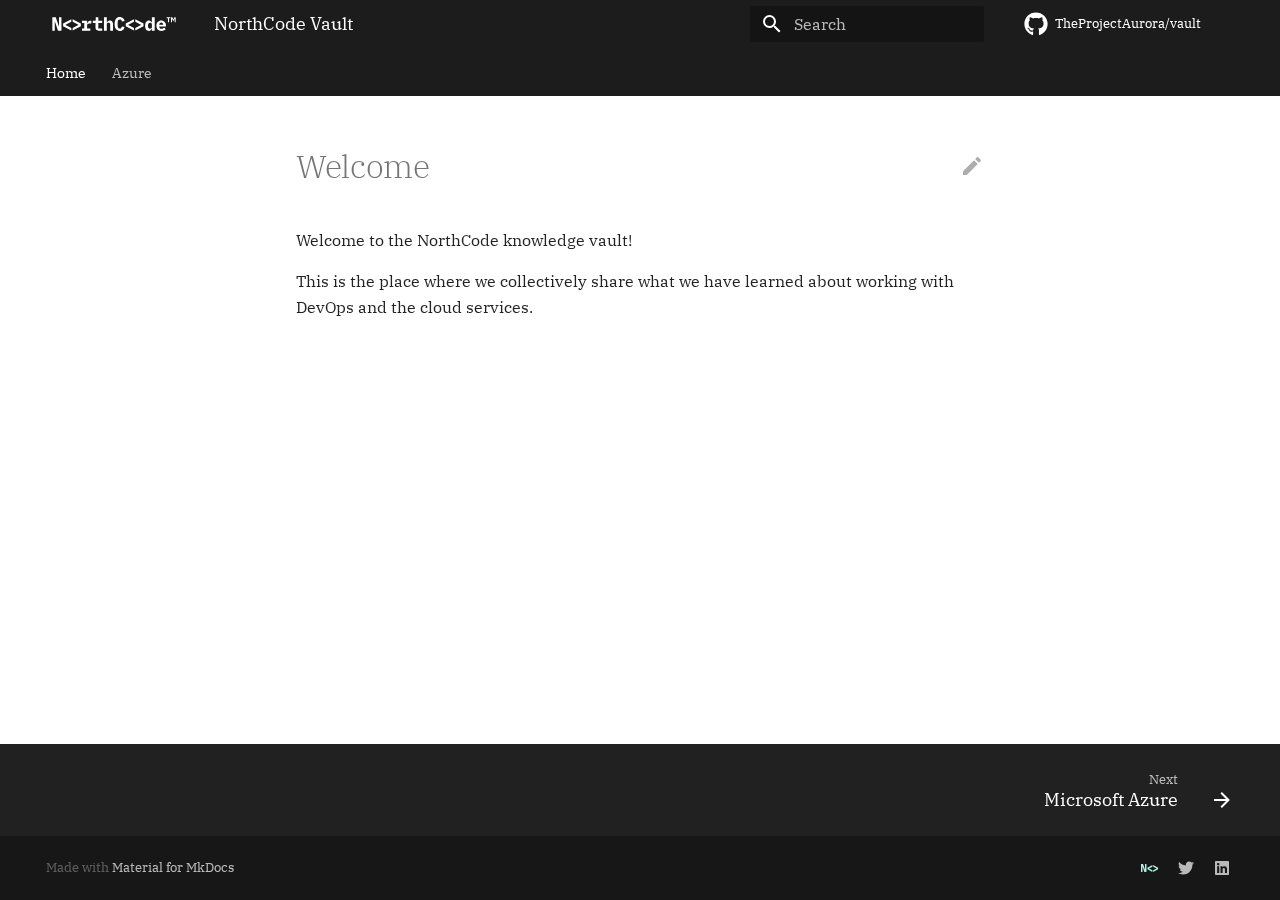
<file: index.html>
<!doctype html>
<html lang="en" class="no-js">
  <head>
    
      <meta charset="utf-8">
      <meta name="viewport" content="width=device-width,initial-scale=1">
      
      
      
      
      <link rel="icon" href="assets/favicon-96x96.png">
      <meta name="generator" content="mkdocs-1.2.2, mkdocs-material-7.2.6">
    
    
      
        <title>Home - NorthCode Vault</title>
      
    
    
      <link rel="stylesheet" href="assets/stylesheets/main.802231af.min.css">
      
        
        <link rel="stylesheet" href="assets/stylesheets/palette.3f5d1f46.min.css">
        
      
    
    
    
      
        
        <link rel="preconnect" href="https://fonts.gstatic.com" crossorigin>
        <link rel="stylesheet" href="https://fonts.googleapis.com/css?family=IBM+Plex+Serif:300,400,400i,700%7CIBM+Plex+Mono&display=fallback">
        <style>:root{--md-text-font-family:"IBM Plex Serif";--md-code-font-family:"IBM Plex Mono"}</style>
      
    
    
    
      <link rel="stylesheet" href="css/extra.css">
    
    
      


    
    
  </head>
  
  
    
    
    
    
    
    <body dir="ltr" data-md-color-scheme="" data-md-color-primary="none" data-md-color-accent="none">
  
    
    <script>function __prefix(e){return new URL(".",location).pathname+"."+e}function __get(e,t=localStorage){return JSON.parse(t.getItem(__prefix(e)))}</script>
    
    <input class="md-toggle" data-md-toggle="drawer" type="checkbox" id="__drawer" autocomplete="off">
    <input class="md-toggle" data-md-toggle="search" type="checkbox" id="__search" autocomplete="off">
    <label class="md-overlay" for="__drawer"></label>
    <div data-md-component="skip">
      
        
        <a href="#welcome" class="md-skip">
          Skip to content
        </a>
      
    </div>
    <div data-md-component="announce">
      
    </div>
    
      <header class="md-header" data-md-component="header">
  <nav class="md-header__inner md-grid" aria-label="Header">
    <a href="." title="NorthCode Vault" class="md-header__button md-logo" aria-label="NorthCode Vault" data-md-component="logo">
      
  <img src="assets/logo-wide.svg" alt="logo">

    </a>
    <label class="md-header__button md-icon" for="__drawer">
      <svg xmlns="http://www.w3.org/2000/svg" viewBox="0 0 24 24"><path d="M3 6h18v2H3V6m0 5h18v2H3v-2m0 5h18v2H3v-2z"/></svg>
    </label>
    <div class="md-header__title" data-md-component="header-title">
      <div class="md-header__ellipsis">
        <div class="md-header__topic">
          <span class="md-ellipsis">
            NorthCode Vault
          </span>
        </div>
        <div class="md-header__topic" data-md-component="header-topic">
          <span class="md-ellipsis">
            
              Home
            
          </span>
        </div>
      </div>
    </div>
    
    
    
      <label class="md-header__button md-icon" for="__search">
        <svg xmlns="http://www.w3.org/2000/svg" viewBox="0 0 24 24"><path d="M9.5 3A6.5 6.5 0 0 1 16 9.5c0 1.61-.59 3.09-1.56 4.23l.27.27h.79l5 5-1.5 1.5-5-5v-.79l-.27-.27A6.516 6.516 0 0 1 9.5 16 6.5 6.5 0 0 1 3 9.5 6.5 6.5 0 0 1 9.5 3m0 2C7 5 5 7 5 9.5S7 14 9.5 14 14 12 14 9.5 12 5 9.5 5z"/></svg>
      </label>
      
<div class="md-search" data-md-component="search" role="dialog">
  <label class="md-search__overlay" for="__search"></label>
  <div class="md-search__inner" role="search">
    <form class="md-search__form" name="search">
      <input type="text" class="md-search__input" name="query" aria-label="Search" placeholder="Search" autocapitalize="off" autocorrect="off" autocomplete="off" spellcheck="false" data-md-component="search-query" required>
      <label class="md-search__icon md-icon" for="__search">
        <svg xmlns="http://www.w3.org/2000/svg" viewBox="0 0 24 24"><path d="M9.5 3A6.5 6.5 0 0 1 16 9.5c0 1.61-.59 3.09-1.56 4.23l.27.27h.79l5 5-1.5 1.5-5-5v-.79l-.27-.27A6.516 6.516 0 0 1 9.5 16 6.5 6.5 0 0 1 3 9.5 6.5 6.5 0 0 1 9.5 3m0 2C7 5 5 7 5 9.5S7 14 9.5 14 14 12 14 9.5 12 5 9.5 5z"/></svg>
        <svg xmlns="http://www.w3.org/2000/svg" viewBox="0 0 24 24"><path d="M20 11v2H8l5.5 5.5-1.42 1.42L4.16 12l7.92-7.92L13.5 5.5 8 11h12z"/></svg>
      </label>
      <nav class="md-search__options" aria-label="Search">
        
        <button type="reset" class="md-search__icon md-icon" aria-label="Clear" tabindex="-1">
          <svg xmlns="http://www.w3.org/2000/svg" viewBox="0 0 24 24"><path d="M19 6.41 17.59 5 12 10.59 6.41 5 5 6.41 10.59 12 5 17.59 6.41 19 12 13.41 17.59 19 19 17.59 13.41 12 19 6.41z"/></svg>
        </button>
      </nav>
      
    </form>
    <div class="md-search__output">
      <div class="md-search__scrollwrap" data-md-scrollfix>
        <div class="md-search-result" data-md-component="search-result">
          <div class="md-search-result__meta">
            Initializing search
          </div>
          <ol class="md-search-result__list"></ol>
        </div>
      </div>
    </div>
  </div>
</div>
    
    
      <div class="md-header__source">
        
<a href="https://github.com/TheProjectAurora/vault/" title="Go to repository" class="md-source" data-md-component="source">
  <div class="md-source__icon md-icon">
    
    <svg xmlns="http://www.w3.org/2000/svg" viewBox="0 0 496 512"><path d="M165.9 397.4c0 2-2.3 3.6-5.2 3.6-3.3.3-5.6-1.3-5.6-3.6 0-2 2.3-3.6 5.2-3.6 3-.3 5.6 1.3 5.6 3.6zm-31.1-4.5c-.7 2 1.3 4.3 4.3 4.9 2.6 1 5.6 0 6.2-2s-1.3-4.3-4.3-5.2c-2.6-.7-5.5.3-6.2 2.3zm44.2-1.7c-2.9.7-4.9 2.6-4.6 4.9.3 2 2.9 3.3 5.9 2.6 2.9-.7 4.9-2.6 4.6-4.6-.3-1.9-3-3.2-5.9-2.9zM244.8 8C106.1 8 0 113.3 0 252c0 110.9 69.8 205.8 169.5 239.2 12.8 2.3 17.3-5.6 17.3-12.1 0-6.2-.3-40.4-.3-61.4 0 0-70 15-84.7-29.8 0 0-11.4-29.1-27.8-36.6 0 0-22.9-15.7 1.6-15.4 0 0 24.9 2 38.6 25.8 21.9 38.6 58.6 27.5 72.9 20.9 2.3-16 8.8-27.1 16-33.7-55.9-6.2-112.3-14.3-112.3-110.5 0-27.5 7.6-41.3 23.6-58.9-2.6-6.5-11.1-33.3 2.6-67.9 20.9-6.5 69 27 69 27 20-5.6 41.5-8.5 62.8-8.5s42.8 2.9 62.8 8.5c0 0 48.1-33.6 69-27 13.7 34.7 5.2 61.4 2.6 67.9 16 17.7 25.8 31.5 25.8 58.9 0 96.5-58.9 104.2-114.8 110.5 9.2 7.9 17 22.9 17 46.4 0 33.7-.3 75.4-.3 83.6 0 6.5 4.6 14.4 17.3 12.1C428.2 457.8 496 362.9 496 252 496 113.3 383.5 8 244.8 8zM97.2 352.9c-1.3 1-1 3.3.7 5.2 1.6 1.6 3.9 2.3 5.2 1 1.3-1 1-3.3-.7-5.2-1.6-1.6-3.9-2.3-5.2-1zm-10.8-8.1c-.7 1.3.3 2.9 2.3 3.9 1.6 1 3.6.7 4.3-.7.7-1.3-.3-2.9-2.3-3.9-2-.6-3.6-.3-4.3.7zm32.4 35.6c-1.6 1.3-1 4.3 1.3 6.2 2.3 2.3 5.2 2.6 6.5 1 1.3-1.3.7-4.3-1.3-6.2-2.2-2.3-5.2-2.6-6.5-1zm-11.4-14.7c-1.6 1-1.6 3.6 0 5.9 1.6 2.3 4.3 3.3 5.6 2.3 1.6-1.3 1.6-3.9 0-6.2-1.4-2.3-4-3.3-5.6-2z"/></svg>
  </div>
  <div class="md-source__repository">
    TheProjectAurora/vault
  </div>
</a>
      </div>
    
  </nav>
</header>
    
    <div class="md-container" data-md-component="container">
      
      
        
          
<nav class="md-tabs" aria-label="Tabs" data-md-component="tabs">
  <div class="md-tabs__inner md-grid">
    <ul class="md-tabs__list">
      
        
  
  
    
  


  <li class="md-tabs__item">
    <a href="." class="md-tabs__link md-tabs__link--active">
      Home
    </a>
  </li>

      
        
  
  


  
  
  
    <li class="md-tabs__item">
      <a href="azure/" class="md-tabs__link">
        Azure
      </a>
    </li>
  

      
    </ul>
  </div>
</nav>
        
      
      <main class="md-main" data-md-component="main">
        <div class="md-main__inner md-grid">
          
            
              
              <div class="md-sidebar md-sidebar--primary" data-md-component="sidebar" data-md-type="navigation" >
                <div class="md-sidebar__scrollwrap">
                  <div class="md-sidebar__inner">
                    

  


<nav class="md-nav md-nav--primary md-nav--lifted" aria-label="Navigation" data-md-level="0">
  <label class="md-nav__title" for="__drawer">
    <a href="." title="NorthCode Vault" class="md-nav__button md-logo" aria-label="NorthCode Vault" data-md-component="logo">
      
  <img src="assets/logo-wide.svg" alt="logo">

    </a>
    NorthCode Vault
  </label>
  
    <div class="md-nav__source">
      
<a href="https://github.com/TheProjectAurora/vault/" title="Go to repository" class="md-source" data-md-component="source">
  <div class="md-source__icon md-icon">
    
    <svg xmlns="http://www.w3.org/2000/svg" viewBox="0 0 496 512"><path d="M165.9 397.4c0 2-2.3 3.6-5.2 3.6-3.3.3-5.6-1.3-5.6-3.6 0-2 2.3-3.6 5.2-3.6 3-.3 5.6 1.3 5.6 3.6zm-31.1-4.5c-.7 2 1.3 4.3 4.3 4.9 2.6 1 5.6 0 6.2-2s-1.3-4.3-4.3-5.2c-2.6-.7-5.5.3-6.2 2.3zm44.2-1.7c-2.9.7-4.9 2.6-4.6 4.9.3 2 2.9 3.3 5.9 2.6 2.9-.7 4.9-2.6 4.6-4.6-.3-1.9-3-3.2-5.9-2.9zM244.8 8C106.1 8 0 113.3 0 252c0 110.9 69.8 205.8 169.5 239.2 12.8 2.3 17.3-5.6 17.3-12.1 0-6.2-.3-40.4-.3-61.4 0 0-70 15-84.7-29.8 0 0-11.4-29.1-27.8-36.6 0 0-22.9-15.7 1.6-15.4 0 0 24.9 2 38.6 25.8 21.9 38.6 58.6 27.5 72.9 20.9 2.3-16 8.8-27.1 16-33.7-55.9-6.2-112.3-14.3-112.3-110.5 0-27.5 7.6-41.3 23.6-58.9-2.6-6.5-11.1-33.3 2.6-67.9 20.9-6.5 69 27 69 27 20-5.6 41.5-8.5 62.8-8.5s42.8 2.9 62.8 8.5c0 0 48.1-33.6 69-27 13.7 34.7 5.2 61.4 2.6 67.9 16 17.7 25.8 31.5 25.8 58.9 0 96.5-58.9 104.2-114.8 110.5 9.2 7.9 17 22.9 17 46.4 0 33.7-.3 75.4-.3 83.6 0 6.5 4.6 14.4 17.3 12.1C428.2 457.8 496 362.9 496 252 496 113.3 383.5 8 244.8 8zM97.2 352.9c-1.3 1-1 3.3.7 5.2 1.6 1.6 3.9 2.3 5.2 1 1.3-1 1-3.3-.7-5.2-1.6-1.6-3.9-2.3-5.2-1zm-10.8-8.1c-.7 1.3.3 2.9 2.3 3.9 1.6 1 3.6.7 4.3-.7.7-1.3-.3-2.9-2.3-3.9-2-.6-3.6-.3-4.3.7zm32.4 35.6c-1.6 1.3-1 4.3 1.3 6.2 2.3 2.3 5.2 2.6 6.5 1 1.3-1.3.7-4.3-1.3-6.2-2.2-2.3-5.2-2.6-6.5-1zm-11.4-14.7c-1.6 1-1.6 3.6 0 5.9 1.6 2.3 4.3 3.3 5.6 2.3 1.6-1.3 1.6-3.9 0-6.2-1.4-2.3-4-3.3-5.6-2z"/></svg>
  </div>
  <div class="md-source__repository">
    TheProjectAurora/vault
  </div>
</a>
    </div>
  
  <ul class="md-nav__list" data-md-scrollfix>
    
      
      
      

  
  
    
  
  
    <li class="md-nav__item md-nav__item--active">
      
      <input class="md-nav__toggle md-toggle" data-md-toggle="toc" type="checkbox" id="__toc">
      
      
        
      
      
      <a href="." class="md-nav__link md-nav__link--active">
        Home
      </a>
      
    </li>
  

    
      
      
      

  
  
  
    
    <li class="md-nav__item md-nav__item--nested">
      
      
        <input class="md-nav__toggle md-toggle" data-md-toggle="__nav_2" type="checkbox" id="__nav_2" >
      
      <label class="md-nav__link" for="__nav_2">
        Azure
        <span class="md-nav__icon md-icon"></span>
      </label>
      <nav class="md-nav" aria-label="Azure" data-md-level="1">
        <label class="md-nav__title" for="__nav_2">
          <span class="md-nav__icon md-icon"></span>
          Azure
        </label>
        <ul class="md-nav__list" data-md-scrollfix>
          
            
  
  
  
    <li class="md-nav__item">
      <a href="azure/" class="md-nav__link">
        Microsoft Azure
      </a>
    </li>
  

          
            
  
  
  
    <li class="md-nav__item">
      <a href="azure/azure-devops/" class="md-nav__link">
        Azure DevOps
      </a>
    </li>
  

          
            
  
  
  
    <li class="md-nav__item">
      <a href="azure/azure-infra-as-code/" class="md-nav__link">
        Infrastructure as Code in Azure
      </a>
    </li>
  

          
        </ul>
      </nav>
    </li>
  

    
  </ul>
</nav>
                  </div>
                </div>
              </div>
            
            
              
              <div class="md-sidebar md-sidebar--secondary" data-md-component="sidebar" data-md-type="toc" >
                <div class="md-sidebar__scrollwrap">
                  <div class="md-sidebar__inner">
                    
<nav class="md-nav md-nav--secondary" aria-label="Table of contents">
  
  
  
    
  
  
</nav>
                  </div>
                </div>
              </div>
            
          
          <div class="md-content" data-md-component="content">
            <article class="md-content__inner md-typeset">
              
                
                  <a href="https://github.com/TheProjectAurora/vault/edit/main/docs/index.md" title="Edit this page" class="md-content__button md-icon">
                    <svg xmlns="http://www.w3.org/2000/svg" viewBox="0 0 24 24"><path d="M20.71 7.04c.39-.39.39-1.04 0-1.41l-2.34-2.34c-.37-.39-1.02-.39-1.41 0l-1.84 1.83 3.75 3.75M3 17.25V21h3.75L17.81 9.93l-3.75-3.75L3 17.25z"/></svg>
                  </a>
                
                
                <h1 id="welcome">Welcome</h1>
<p>Welcome to the NorthCode knowledge vault!</p>
<p>This is the place where we collectively share what we have learned about working with DevOps and the cloud services.</p>
                
                  
                
              
              
                


              
            </article>
          </div>
        </div>
        
      </main>
      
        
<footer class="md-footer">
  
    <nav class="md-footer__inner md-grid" aria-label="Footer">
      
      
        
        <a href="azure/" class="md-footer__link md-footer__link--next" aria-label="Next: Microsoft Azure" rel="next">
          <div class="md-footer__title">
            <div class="md-ellipsis">
              <span class="md-footer__direction">
                Next
              </span>
              Microsoft Azure
            </div>
          </div>
          <div class="md-footer__button md-icon">
            <svg xmlns="http://www.w3.org/2000/svg" viewBox="0 0 24 24"><path d="M4 11v2h12l-5.5 5.5 1.42 1.42L19.84 12l-7.92-7.92L10.5 5.5 16 11H4z"/></svg>
          </div>
        </a>
      
    </nav>
  
  <div class="md-footer-meta md-typeset">
    <div class="md-footer-meta__inner md-grid">
      <div class="md-footer-copyright">
        
        Made with
        <a href="https://squidfunk.github.io/mkdocs-material/" target="_blank" rel="noopener">
          Material for MkDocs
        </a>
        
      </div>
      
  <div class="md-footer-social">
    
      
      
        
        
      
      <a href="https://northcode.fi" target="_blank" rel="noopener" title="northcode.fi" class="md-footer-social__link">
        <?xml version="1.0" encoding="utf-8"?>
<!-- Generator: Adobe Illustrator 24.0.3, SVG Export Plug-In . SVG Version: 6.00 Build 0)  -->
<svg version="1.1" id="Layer_1" xmlns="http://www.w3.org/2000/svg" xmlns:xlink="http://www.w3.org/1999/xlink" x="0px" y="0px"
	 viewBox="0 0 241.88 154.04" style="enable-background:new 0 0 241.88 154.04;" xml:space="preserve">
<style type="text/css">
	.st0{fill:#a9f5e4;}
</style>
<g>
	<g>
		<polygon class="st0" points="53.85,64.33 52.64,64.33 52.64,115.53 38.51,115.53 38.51,38.51 58.38,38.51 75.92,89.71 
			77.13,89.71 77.13,38.51 91.26,38.51 91.26,115.53 71.39,115.53 		"/>
		<polygon class="st0" points="100.75,89.49 100.75,74.26 148.2,48.88 148.2,64.11 115.42,81.44 115.42,82.32 148.2,99.64 
			148.2,114.87 		"/>
	</g>
	<polygon class="st0" points="155.92,64.11 188.69,81.44 188.69,82.32 155.92,99.64 155.92,114.87 203.37,89.49 203.37,74.26 
		155.92,48.88 	"/>
</g>
</svg>
      </a>
    
      
      
        
        
      
      <a href="https://twitter.com/NorthCodeLtd" target="_blank" rel="noopener" title="twitter.com" class="md-footer-social__link">
        <svg xmlns="http://www.w3.org/2000/svg" viewBox="0 0 512 512"><path d="M459.37 151.716c.325 4.548.325 9.097.325 13.645 0 138.72-105.583 298.558-298.558 298.558-59.452 0-114.68-17.219-161.137-47.106 8.447.974 16.568 1.299 25.34 1.299 49.055 0 94.213-16.568 130.274-44.832-46.132-.975-84.792-31.188-98.112-72.772 6.498.974 12.995 1.624 19.818 1.624 9.421 0 18.843-1.3 27.614-3.573-48.081-9.747-84.143-51.98-84.143-102.985v-1.299c13.969 7.797 30.214 12.67 47.431 13.319-28.264-18.843-46.781-51.005-46.781-87.391 0-19.492 5.197-37.36 14.294-52.954 51.655 63.675 129.3 105.258 216.365 109.807-1.624-7.797-2.599-15.918-2.599-24.04 0-57.828 46.782-104.934 104.934-104.934 30.213 0 57.502 12.67 76.67 33.137 23.715-4.548 46.456-13.32 66.599-25.34-7.798 24.366-24.366 44.833-46.132 57.827 21.117-2.273 41.584-8.122 60.426-16.243-14.292 20.791-32.161 39.308-52.628 54.253z"/></svg>
      </a>
    
      
      
        
        
      
      <a href="https://www.linkedin.com/company/northcodeltd/" target="_blank" rel="noopener" title="www.linkedin.com" class="md-footer-social__link">
        <svg xmlns="http://www.w3.org/2000/svg" viewBox="0 0 448 512"><path d="M416 32H31.9C14.3 32 0 46.5 0 64.3v383.4C0 465.5 14.3 480 31.9 480H416c17.6 0 32-14.5 32-32.3V64.3c0-17.8-14.4-32.3-32-32.3zM135.4 416H69V202.2h66.5V416zm-33.2-243c-21.3 0-38.5-17.3-38.5-38.5S80.9 96 102.2 96c21.2 0 38.5 17.3 38.5 38.5 0 21.3-17.2 38.5-38.5 38.5zm282.1 243h-66.4V312c0-24.8-.5-56.7-34.5-56.7-34.6 0-39.9 27-39.9 54.9V416h-66.4V202.2h63.7v29.2h.9c8.9-16.8 30.6-34.5 62.9-34.5 67.2 0 79.7 44.3 79.7 101.9V416z"/></svg>
      </a>
    
  </div>

    </div>
  </div>
</footer>
      
    </div>
    <div class="md-dialog" data-md-component="dialog">
      <div class="md-dialog__inner md-typeset"></div>
    </div>
    <script id="__config" type="application/json">{"base": ".", "features": ["navigation.instant", "navigation.tabs"], "translations": {"clipboard.copy": "Copy to clipboard", "clipboard.copied": "Copied to clipboard", "search.config.lang": "en", "search.config.pipeline": "trimmer, stopWordFilter", "search.config.separator": "[\\s\\-]+", "search.placeholder": "Search", "search.result.placeholder": "Type to start searching", "search.result.none": "No matching documents", "search.result.one": "1 matching document", "search.result.other": "# matching documents", "search.result.more.one": "1 more on this page", "search.result.more.other": "# more on this page", "search.result.term.missing": "Missing", "select.version.title": "Select version"}, "search": "assets/javascripts/workers/search.409db549.min.js", "version": null}</script>
    
    
      <script src="assets/javascripts/bundle.756773cc.min.js"></script>
      
    
  </body>
</html>
</file>
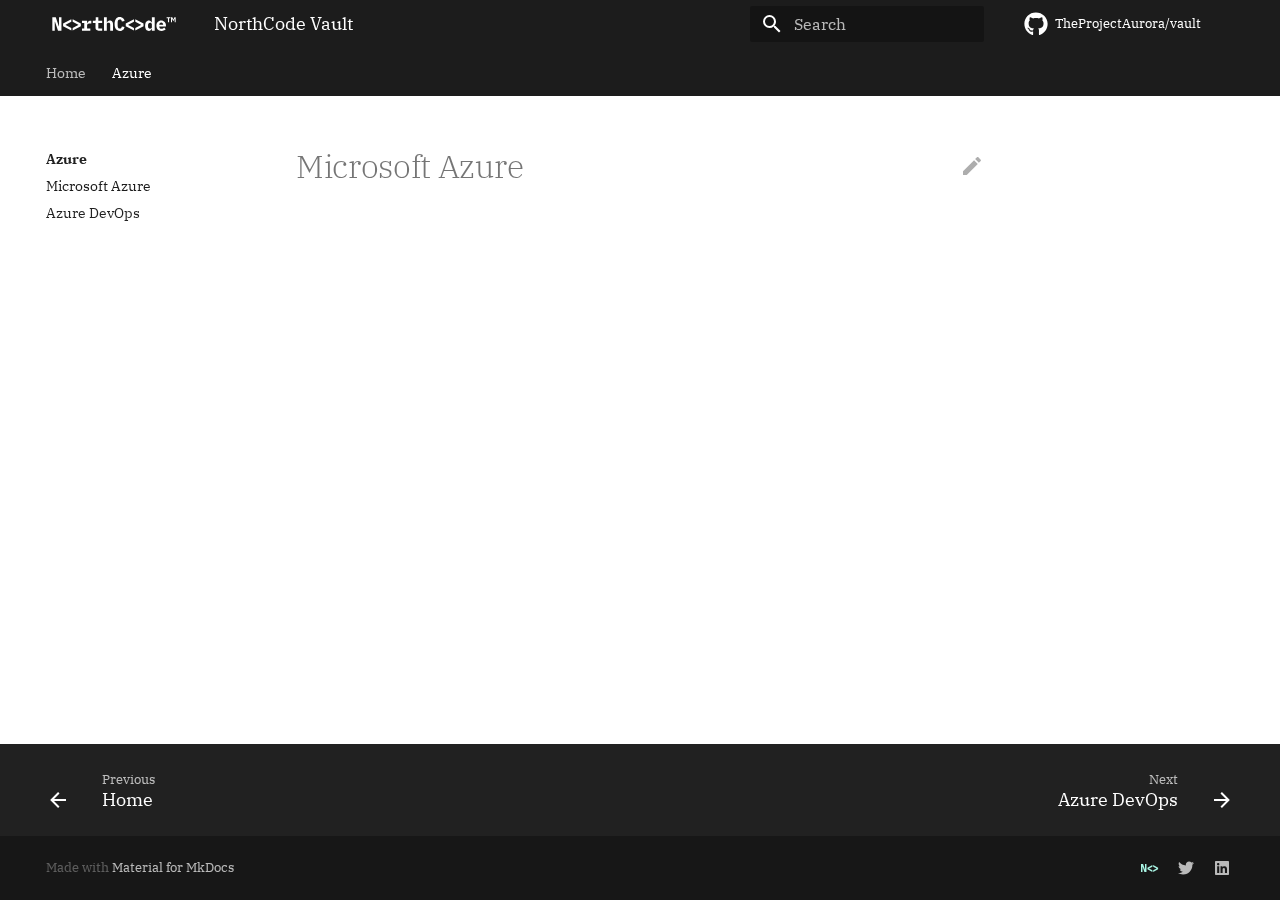
<file: azure/index.html>
<!doctype html>
<html lang="en" class="no-js">
  <head>
    
      <meta charset="utf-8">
      <meta name="viewport" content="width=device-width,initial-scale=1">
      
      
      
      
      <link rel="icon" href="../assets/favicon-96x96.png">
      <meta name="generator" content="mkdocs-1.2.2, mkdocs-material-7.2.6">
    
    
      
        <title>Microsoft Azure - NorthCode Vault</title>
      
    
    
      <link rel="stylesheet" href="../assets/stylesheets/main.802231af.min.css">
      
        
        <link rel="stylesheet" href="../assets/stylesheets/palette.3f5d1f46.min.css">
        
      
    
    
    
      
        
        <link rel="preconnect" href="https://fonts.gstatic.com" crossorigin>
        <link rel="stylesheet" href="https://fonts.googleapis.com/css?family=IBM+Plex+Serif:300,400,400i,700%7CIBM+Plex+Mono&display=fallback">
        <style>:root{--md-text-font-family:"IBM Plex Serif";--md-code-font-family:"IBM Plex Mono"}</style>
      
    
    
    
      <link rel="stylesheet" href="../css/extra.css">
    
    
      


    
    
  </head>
  
  
    
    
    
    
    
    <body dir="ltr" data-md-color-scheme="" data-md-color-primary="none" data-md-color-accent="none">
  
    
    <script>function __prefix(e){return new URL("..",location).pathname+"."+e}function __get(e,t=localStorage){return JSON.parse(t.getItem(__prefix(e)))}</script>
    
    <input class="md-toggle" data-md-toggle="drawer" type="checkbox" id="__drawer" autocomplete="off">
    <input class="md-toggle" data-md-toggle="search" type="checkbox" id="__search" autocomplete="off">
    <label class="md-overlay" for="__drawer"></label>
    <div data-md-component="skip">
      
        
        <a href="#microsoft-azure" class="md-skip">
          Skip to content
        </a>
      
    </div>
    <div data-md-component="announce">
      
    </div>
    
      <header class="md-header" data-md-component="header">
  <nav class="md-header__inner md-grid" aria-label="Header">
    <a href=".." title="NorthCode Vault" class="md-header__button md-logo" aria-label="NorthCode Vault" data-md-component="logo">
      
  <img src="../assets/logo-wide.svg" alt="logo">

    </a>
    <label class="md-header__button md-icon" for="__drawer">
      <svg xmlns="http://www.w3.org/2000/svg" viewBox="0 0 24 24"><path d="M3 6h18v2H3V6m0 5h18v2H3v-2m0 5h18v2H3v-2z"/></svg>
    </label>
    <div class="md-header__title" data-md-component="header-title">
      <div class="md-header__ellipsis">
        <div class="md-header__topic">
          <span class="md-ellipsis">
            NorthCode Vault
          </span>
        </div>
        <div class="md-header__topic" data-md-component="header-topic">
          <span class="md-ellipsis">
            
              Microsoft Azure
            
          </span>
        </div>
      </div>
    </div>
    
    
    
      <label class="md-header__button md-icon" for="__search">
        <svg xmlns="http://www.w3.org/2000/svg" viewBox="0 0 24 24"><path d="M9.5 3A6.5 6.5 0 0 1 16 9.5c0 1.61-.59 3.09-1.56 4.23l.27.27h.79l5 5-1.5 1.5-5-5v-.79l-.27-.27A6.516 6.516 0 0 1 9.5 16 6.5 6.5 0 0 1 3 9.5 6.5 6.5 0 0 1 9.5 3m0 2C7 5 5 7 5 9.5S7 14 9.5 14 14 12 14 9.5 12 5 9.5 5z"/></svg>
      </label>
      
<div class="md-search" data-md-component="search" role="dialog">
  <label class="md-search__overlay" for="__search"></label>
  <div class="md-search__inner" role="search">
    <form class="md-search__form" name="search">
      <input type="text" class="md-search__input" name="query" aria-label="Search" placeholder="Search" autocapitalize="off" autocorrect="off" autocomplete="off" spellcheck="false" data-md-component="search-query" required>
      <label class="md-search__icon md-icon" for="__search">
        <svg xmlns="http://www.w3.org/2000/svg" viewBox="0 0 24 24"><path d="M9.5 3A6.5 6.5 0 0 1 16 9.5c0 1.61-.59 3.09-1.56 4.23l.27.27h.79l5 5-1.5 1.5-5-5v-.79l-.27-.27A6.516 6.516 0 0 1 9.5 16 6.5 6.5 0 0 1 3 9.5 6.5 6.5 0 0 1 9.5 3m0 2C7 5 5 7 5 9.5S7 14 9.5 14 14 12 14 9.5 12 5 9.5 5z"/></svg>
        <svg xmlns="http://www.w3.org/2000/svg" viewBox="0 0 24 24"><path d="M20 11v2H8l5.5 5.5-1.42 1.42L4.16 12l7.92-7.92L13.5 5.5 8 11h12z"/></svg>
      </label>
      <nav class="md-search__options" aria-label="Search">
        
        <button type="reset" class="md-search__icon md-icon" aria-label="Clear" tabindex="-1">
          <svg xmlns="http://www.w3.org/2000/svg" viewBox="0 0 24 24"><path d="M19 6.41 17.59 5 12 10.59 6.41 5 5 6.41 10.59 12 5 17.59 6.41 19 12 13.41 17.59 19 19 17.59 13.41 12 19 6.41z"/></svg>
        </button>
      </nav>
      
    </form>
    <div class="md-search__output">
      <div class="md-search__scrollwrap" data-md-scrollfix>
        <div class="md-search-result" data-md-component="search-result">
          <div class="md-search-result__meta">
            Initializing search
          </div>
          <ol class="md-search-result__list"></ol>
        </div>
      </div>
    </div>
  </div>
</div>
    
    
      <div class="md-header__source">
        
<a href="https://github.com/TheProjectAurora/vault/" title="Go to repository" class="md-source" data-md-component="source">
  <div class="md-source__icon md-icon">
    
    <svg xmlns="http://www.w3.org/2000/svg" viewBox="0 0 496 512"><path d="M165.9 397.4c0 2-2.3 3.6-5.2 3.6-3.3.3-5.6-1.3-5.6-3.6 0-2 2.3-3.6 5.2-3.6 3-.3 5.6 1.3 5.6 3.6zm-31.1-4.5c-.7 2 1.3 4.3 4.3 4.9 2.6 1 5.6 0 6.2-2s-1.3-4.3-4.3-5.2c-2.6-.7-5.5.3-6.2 2.3zm44.2-1.7c-2.9.7-4.9 2.6-4.6 4.9.3 2 2.9 3.3 5.9 2.6 2.9-.7 4.9-2.6 4.6-4.6-.3-1.9-3-3.2-5.9-2.9zM244.8 8C106.1 8 0 113.3 0 252c0 110.9 69.8 205.8 169.5 239.2 12.8 2.3 17.3-5.6 17.3-12.1 0-6.2-.3-40.4-.3-61.4 0 0-70 15-84.7-29.8 0 0-11.4-29.1-27.8-36.6 0 0-22.9-15.7 1.6-15.4 0 0 24.9 2 38.6 25.8 21.9 38.6 58.6 27.5 72.9 20.9 2.3-16 8.8-27.1 16-33.7-55.9-6.2-112.3-14.3-112.3-110.5 0-27.5 7.6-41.3 23.6-58.9-2.6-6.5-11.1-33.3 2.6-67.9 20.9-6.5 69 27 69 27 20-5.6 41.5-8.5 62.8-8.5s42.8 2.9 62.8 8.5c0 0 48.1-33.6 69-27 13.7 34.7 5.2 61.4 2.6 67.9 16 17.7 25.8 31.5 25.8 58.9 0 96.5-58.9 104.2-114.8 110.5 9.2 7.9 17 22.9 17 46.4 0 33.7-.3 75.4-.3 83.6 0 6.5 4.6 14.4 17.3 12.1C428.2 457.8 496 362.9 496 252 496 113.3 383.5 8 244.8 8zM97.2 352.9c-1.3 1-1 3.3.7 5.2 1.6 1.6 3.9 2.3 5.2 1 1.3-1 1-3.3-.7-5.2-1.6-1.6-3.9-2.3-5.2-1zm-10.8-8.1c-.7 1.3.3 2.9 2.3 3.9 1.6 1 3.6.7 4.3-.7.7-1.3-.3-2.9-2.3-3.9-2-.6-3.6-.3-4.3.7zm32.4 35.6c-1.6 1.3-1 4.3 1.3 6.2 2.3 2.3 5.2 2.6 6.5 1 1.3-1.3.7-4.3-1.3-6.2-2.2-2.3-5.2-2.6-6.5-1zm-11.4-14.7c-1.6 1-1.6 3.6 0 5.9 1.6 2.3 4.3 3.3 5.6 2.3 1.6-1.3 1.6-3.9 0-6.2-1.4-2.3-4-3.3-5.6-2z"/></svg>
  </div>
  <div class="md-source__repository">
    TheProjectAurora/vault
  </div>
</a>
      </div>
    
  </nav>
</header>
    
    <div class="md-container" data-md-component="container">
      
      
        
          
<nav class="md-tabs" aria-label="Tabs" data-md-component="tabs">
  <div class="md-tabs__inner md-grid">
    <ul class="md-tabs__list">
      
        
  
  


  <li class="md-tabs__item">
    <a href=".." class="md-tabs__link">
      Home
    </a>
  </li>

      
        
  
  
    
  


  
  
  
    <li class="md-tabs__item">
      <a href="./" class="md-tabs__link md-tabs__link--active">
        Azure
      </a>
    </li>
  

      
    </ul>
  </div>
</nav>
        
      
      <main class="md-main" data-md-component="main">
        <div class="md-main__inner md-grid">
          
            
              
              <div class="md-sidebar md-sidebar--primary" data-md-component="sidebar" data-md-type="navigation" >
                <div class="md-sidebar__scrollwrap">
                  <div class="md-sidebar__inner">
                    

  


<nav class="md-nav md-nav--primary md-nav--lifted" aria-label="Navigation" data-md-level="0">
  <label class="md-nav__title" for="__drawer">
    <a href=".." title="NorthCode Vault" class="md-nav__button md-logo" aria-label="NorthCode Vault" data-md-component="logo">
      
  <img src="../assets/logo-wide.svg" alt="logo">

    </a>
    NorthCode Vault
  </label>
  
    <div class="md-nav__source">
      
<a href="https://github.com/TheProjectAurora/vault/" title="Go to repository" class="md-source" data-md-component="source">
  <div class="md-source__icon md-icon">
    
    <svg xmlns="http://www.w3.org/2000/svg" viewBox="0 0 496 512"><path d="M165.9 397.4c0 2-2.3 3.6-5.2 3.6-3.3.3-5.6-1.3-5.6-3.6 0-2 2.3-3.6 5.2-3.6 3-.3 5.6 1.3 5.6 3.6zm-31.1-4.5c-.7 2 1.3 4.3 4.3 4.9 2.6 1 5.6 0 6.2-2s-1.3-4.3-4.3-5.2c-2.6-.7-5.5.3-6.2 2.3zm44.2-1.7c-2.9.7-4.9 2.6-4.6 4.9.3 2 2.9 3.3 5.9 2.6 2.9-.7 4.9-2.6 4.6-4.6-.3-1.9-3-3.2-5.9-2.9zM244.8 8C106.1 8 0 113.3 0 252c0 110.9 69.8 205.8 169.5 239.2 12.8 2.3 17.3-5.6 17.3-12.1 0-6.2-.3-40.4-.3-61.4 0 0-70 15-84.7-29.8 0 0-11.4-29.1-27.8-36.6 0 0-22.9-15.7 1.6-15.4 0 0 24.9 2 38.6 25.8 21.9 38.6 58.6 27.5 72.9 20.9 2.3-16 8.8-27.1 16-33.7-55.9-6.2-112.3-14.3-112.3-110.5 0-27.5 7.6-41.3 23.6-58.9-2.6-6.5-11.1-33.3 2.6-67.9 20.9-6.5 69 27 69 27 20-5.6 41.5-8.5 62.8-8.5s42.8 2.9 62.8 8.5c0 0 48.1-33.6 69-27 13.7 34.7 5.2 61.4 2.6 67.9 16 17.7 25.8 31.5 25.8 58.9 0 96.5-58.9 104.2-114.8 110.5 9.2 7.9 17 22.9 17 46.4 0 33.7-.3 75.4-.3 83.6 0 6.5 4.6 14.4 17.3 12.1C428.2 457.8 496 362.9 496 252 496 113.3 383.5 8 244.8 8zM97.2 352.9c-1.3 1-1 3.3.7 5.2 1.6 1.6 3.9 2.3 5.2 1 1.3-1 1-3.3-.7-5.2-1.6-1.6-3.9-2.3-5.2-1zm-10.8-8.1c-.7 1.3.3 2.9 2.3 3.9 1.6 1 3.6.7 4.3-.7.7-1.3-.3-2.9-2.3-3.9-2-.6-3.6-.3-4.3.7zm32.4 35.6c-1.6 1.3-1 4.3 1.3 6.2 2.3 2.3 5.2 2.6 6.5 1 1.3-1.3.7-4.3-1.3-6.2-2.2-2.3-5.2-2.6-6.5-1zm-11.4-14.7c-1.6 1-1.6 3.6 0 5.9 1.6 2.3 4.3 3.3 5.6 2.3 1.6-1.3 1.6-3.9 0-6.2-1.4-2.3-4-3.3-5.6-2z"/></svg>
  </div>
  <div class="md-source__repository">
    TheProjectAurora/vault
  </div>
</a>
    </div>
  
  <ul class="md-nav__list" data-md-scrollfix>
    
      
      
      

  
  
  
    <li class="md-nav__item">
      <a href=".." class="md-nav__link">
        Home
      </a>
    </li>
  

    
      
      
      

  
  
    
  
  
    
    <li class="md-nav__item md-nav__item--active md-nav__item--nested">
      
      
        <input class="md-nav__toggle md-toggle" data-md-toggle="__nav_2" type="checkbox" id="__nav_2" checked>
      
      <label class="md-nav__link" for="__nav_2">
        Azure
        <span class="md-nav__icon md-icon"></span>
      </label>
      <nav class="md-nav" aria-label="Azure" data-md-level="1">
        <label class="md-nav__title" for="__nav_2">
          <span class="md-nav__icon md-icon"></span>
          Azure
        </label>
        <ul class="md-nav__list" data-md-scrollfix>
          
            
  
  
    
  
  
    <li class="md-nav__item md-nav__item--active">
      
      <input class="md-nav__toggle md-toggle" data-md-toggle="toc" type="checkbox" id="__toc">
      
      
        
      
      
      <a href="./" class="md-nav__link md-nav__link--active">
        Microsoft Azure
      </a>
      
    </li>
  

          
            
  
  
  
    <li class="md-nav__item">
      <a href="azure-devops/" class="md-nav__link">
        Azure DevOps
      </a>
    </li>
  

          
        </ul>
      </nav>
    </li>
  

    
  </ul>
</nav>
                  </div>
                </div>
              </div>
            
            
              
              <div class="md-sidebar md-sidebar--secondary" data-md-component="sidebar" data-md-type="toc" >
                <div class="md-sidebar__scrollwrap">
                  <div class="md-sidebar__inner">
                    
<nav class="md-nav md-nav--secondary" aria-label="Table of contents">
  
  
  
    
  
  
</nav>
                  </div>
                </div>
              </div>
            
          
          <div class="md-content" data-md-component="content">
            <article class="md-content__inner md-typeset">
              
                
                  <a href="https://github.com/TheProjectAurora/vault/edit/main/docs/azure/index.md" title="Edit this page" class="md-content__button md-icon">
                    <svg xmlns="http://www.w3.org/2000/svg" viewBox="0 0 24 24"><path d="M20.71 7.04c.39-.39.39-1.04 0-1.41l-2.34-2.34c-.37-.39-1.02-.39-1.41 0l-1.84 1.83 3.75 3.75M3 17.25V21h3.75L17.81 9.93l-3.75-3.75L3 17.25z"/></svg>
                  </a>
                
                
                <h1 id="microsoft-azure">Microsoft Azure</h1>
                
              
              
                


              
            </article>
          </div>
        </div>
        
      </main>
      
        
<footer class="md-footer">
  
    <nav class="md-footer__inner md-grid" aria-label="Footer">
      
        
        <a href=".." class="md-footer__link md-footer__link--prev" aria-label="Previous: Home" rel="prev">
          <div class="md-footer__button md-icon">
            <svg xmlns="http://www.w3.org/2000/svg" viewBox="0 0 24 24"><path d="M20 11v2H8l5.5 5.5-1.42 1.42L4.16 12l7.92-7.92L13.5 5.5 8 11h12z"/></svg>
          </div>
          <div class="md-footer__title">
            <div class="md-ellipsis">
              <span class="md-footer__direction">
                Previous
              </span>
              Home
            </div>
          </div>
        </a>
      
      
        
        <a href="azure-devops/" class="md-footer__link md-footer__link--next" aria-label="Next: Azure DevOps" rel="next">
          <div class="md-footer__title">
            <div class="md-ellipsis">
              <span class="md-footer__direction">
                Next
              </span>
              Azure DevOps
            </div>
          </div>
          <div class="md-footer__button md-icon">
            <svg xmlns="http://www.w3.org/2000/svg" viewBox="0 0 24 24"><path d="M4 11v2h12l-5.5 5.5 1.42 1.42L19.84 12l-7.92-7.92L10.5 5.5 16 11H4z"/></svg>
          </div>
        </a>
      
    </nav>
  
  <div class="md-footer-meta md-typeset">
    <div class="md-footer-meta__inner md-grid">
      <div class="md-footer-copyright">
        
        Made with
        <a href="https://squidfunk.github.io/mkdocs-material/" target="_blank" rel="noopener">
          Material for MkDocs
        </a>
        
      </div>
      
  <div class="md-footer-social">
    
      
      
        
        
      
      <a href="https://northcode.fi" target="_blank" rel="noopener" title="northcode.fi" class="md-footer-social__link">
        <?xml version="1.0" encoding="utf-8"?>
<!-- Generator: Adobe Illustrator 24.0.3, SVG Export Plug-In . SVG Version: 6.00 Build 0)  -->
<svg version="1.1" id="Layer_1" xmlns="http://www.w3.org/2000/svg" xmlns:xlink="http://www.w3.org/1999/xlink" x="0px" y="0px"
	 viewBox="0 0 241.88 154.04" style="enable-background:new 0 0 241.88 154.04;" xml:space="preserve">
<style type="text/css">
	.st0{fill:#a9f5e4;}
</style>
<g>
	<g>
		<polygon class="st0" points="53.85,64.33 52.64,64.33 52.64,115.53 38.51,115.53 38.51,38.51 58.38,38.51 75.92,89.71 
			77.13,89.71 77.13,38.51 91.26,38.51 91.26,115.53 71.39,115.53 		"/>
		<polygon class="st0" points="100.75,89.49 100.75,74.26 148.2,48.88 148.2,64.11 115.42,81.44 115.42,82.32 148.2,99.64 
			148.2,114.87 		"/>
	</g>
	<polygon class="st0" points="155.92,64.11 188.69,81.44 188.69,82.32 155.92,99.64 155.92,114.87 203.37,89.49 203.37,74.26 
		155.92,48.88 	"/>
</g>
</svg>
      </a>
    
      
      
        
        
      
      <a href="https://twitter.com/NorthCodeLtd" target="_blank" rel="noopener" title="twitter.com" class="md-footer-social__link">
        <svg xmlns="http://www.w3.org/2000/svg" viewBox="0 0 512 512"><path d="M459.37 151.716c.325 4.548.325 9.097.325 13.645 0 138.72-105.583 298.558-298.558 298.558-59.452 0-114.68-17.219-161.137-47.106 8.447.974 16.568 1.299 25.34 1.299 49.055 0 94.213-16.568 130.274-44.832-46.132-.975-84.792-31.188-98.112-72.772 6.498.974 12.995 1.624 19.818 1.624 9.421 0 18.843-1.3 27.614-3.573-48.081-9.747-84.143-51.98-84.143-102.985v-1.299c13.969 7.797 30.214 12.67 47.431 13.319-28.264-18.843-46.781-51.005-46.781-87.391 0-19.492 5.197-37.36 14.294-52.954 51.655 63.675 129.3 105.258 216.365 109.807-1.624-7.797-2.599-15.918-2.599-24.04 0-57.828 46.782-104.934 104.934-104.934 30.213 0 57.502 12.67 76.67 33.137 23.715-4.548 46.456-13.32 66.599-25.34-7.798 24.366-24.366 44.833-46.132 57.827 21.117-2.273 41.584-8.122 60.426-16.243-14.292 20.791-32.161 39.308-52.628 54.253z"/></svg>
      </a>
    
      
      
        
        
      
      <a href="https://www.linkedin.com/company/northcodeltd/" target="_blank" rel="noopener" title="www.linkedin.com" class="md-footer-social__link">
        <svg xmlns="http://www.w3.org/2000/svg" viewBox="0 0 448 512"><path d="M416 32H31.9C14.3 32 0 46.5 0 64.3v383.4C0 465.5 14.3 480 31.9 480H416c17.6 0 32-14.5 32-32.3V64.3c0-17.8-14.4-32.3-32-32.3zM135.4 416H69V202.2h66.5V416zm-33.2-243c-21.3 0-38.5-17.3-38.5-38.5S80.9 96 102.2 96c21.2 0 38.5 17.3 38.5 38.5 0 21.3-17.2 38.5-38.5 38.5zm282.1 243h-66.4V312c0-24.8-.5-56.7-34.5-56.7-34.6 0-39.9 27-39.9 54.9V416h-66.4V202.2h63.7v29.2h.9c8.9-16.8 30.6-34.5 62.9-34.5 67.2 0 79.7 44.3 79.7 101.9V416z"/></svg>
      </a>
    
  </div>

    </div>
  </div>
</footer>
      
    </div>
    <div class="md-dialog" data-md-component="dialog">
      <div class="md-dialog__inner md-typeset"></div>
    </div>
    <script id="__config" type="application/json">{"base": "..", "features": ["navigation.instant", "navigation.tabs"], "translations": {"clipboard.copy": "Copy to clipboard", "clipboard.copied": "Copied to clipboard", "search.config.lang": "en", "search.config.pipeline": "trimmer, stopWordFilter", "search.config.separator": "[\\s\\-]+", "search.placeholder": "Search", "search.result.placeholder": "Type to start searching", "search.result.none": "No matching documents", "search.result.one": "1 matching document", "search.result.other": "# matching documents", "search.result.more.one": "1 more on this page", "search.result.more.other": "# more on this page", "search.result.term.missing": "Missing", "select.version.title": "Select version"}, "search": "../assets/javascripts/workers/search.409db549.min.js", "version": null}</script>
    
    
      <script src="../assets/javascripts/bundle.756773cc.min.js"></script>
      
    
  </body>
</html>
</file>
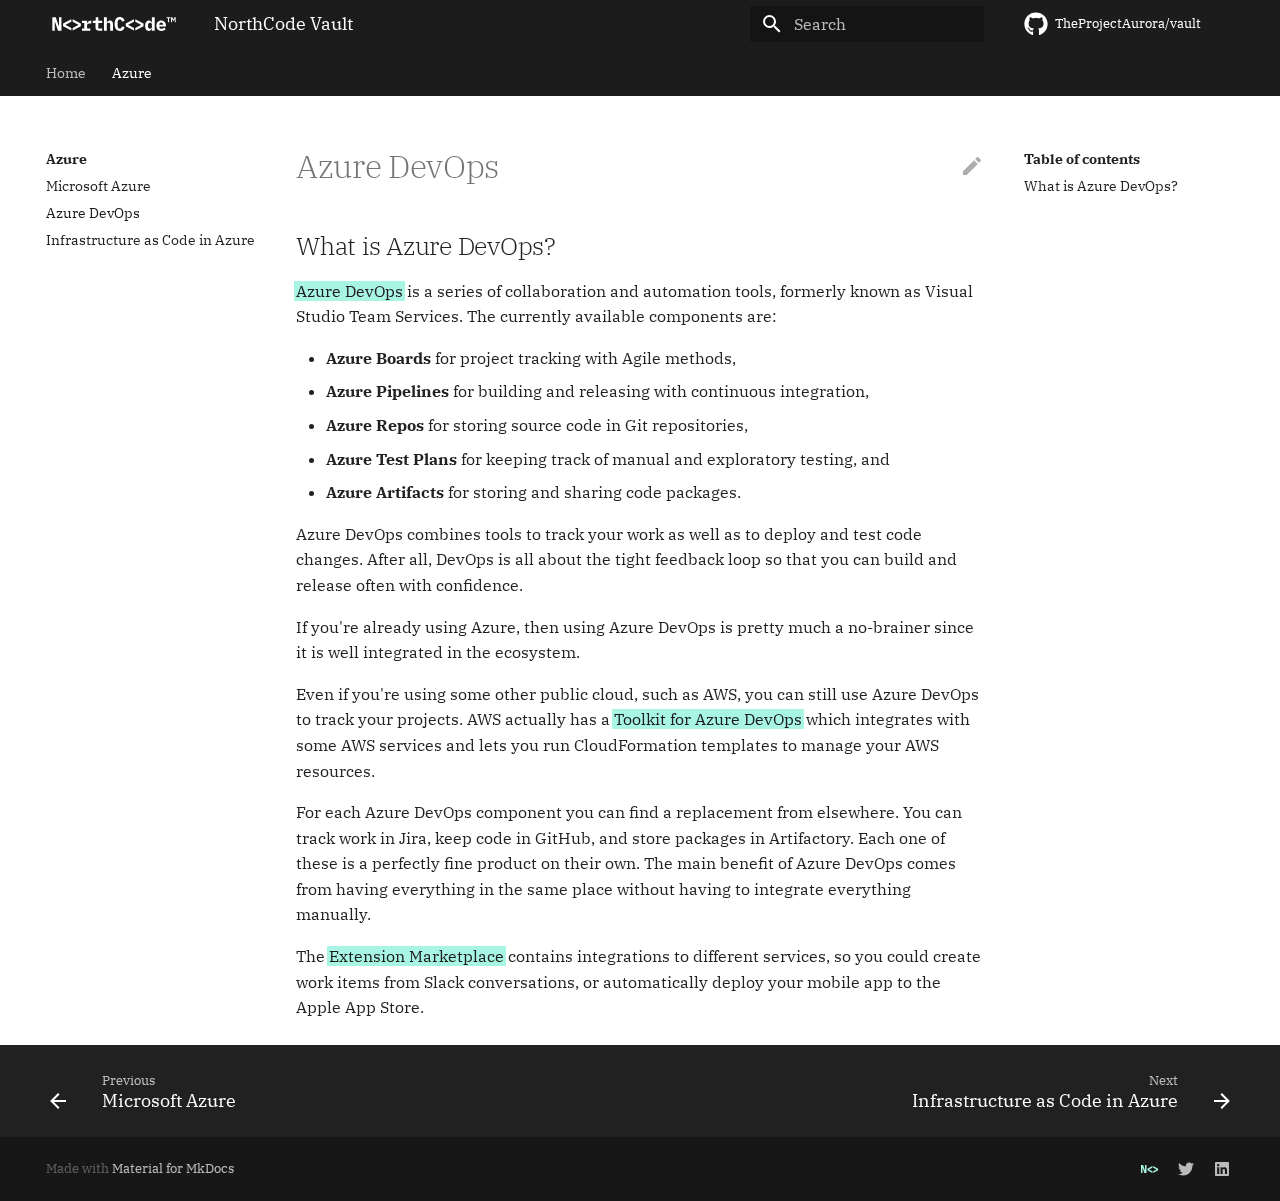
<file: azure/azure-devops/index.html>
<!doctype html>
<html lang="en" class="no-js">
  <head>
    
      <meta charset="utf-8">
      <meta name="viewport" content="width=device-width,initial-scale=1">
      
      
      
      
      <link rel="icon" href="../../assets/favicon-96x96.png">
      <meta name="generator" content="mkdocs-1.2.2, mkdocs-material-7.2.6">
    
    
      
        <title>Azure DevOps - NorthCode Vault</title>
      
    
    
      <link rel="stylesheet" href="../../assets/stylesheets/main.802231af.min.css">
      
        
        <link rel="stylesheet" href="../../assets/stylesheets/palette.3f5d1f46.min.css">
        
      
    
    
    
      
        
        <link rel="preconnect" href="https://fonts.gstatic.com" crossorigin>
        <link rel="stylesheet" href="https://fonts.googleapis.com/css?family=IBM+Plex+Serif:300,400,400i,700%7CIBM+Plex+Mono&display=fallback">
        <style>:root{--md-text-font-family:"IBM Plex Serif";--md-code-font-family:"IBM Plex Mono"}</style>
      
    
    
    
      <link rel="stylesheet" href="../../css/extra.css">
    
    
      


    
    
  </head>
  
  
    
    
    
    
    
    <body dir="ltr" data-md-color-scheme="" data-md-color-primary="none" data-md-color-accent="none">
  
    
    <script>function __prefix(e){return new URL("../..",location).pathname+"."+e}function __get(e,t=localStorage){return JSON.parse(t.getItem(__prefix(e)))}</script>
    
    <input class="md-toggle" data-md-toggle="drawer" type="checkbox" id="__drawer" autocomplete="off">
    <input class="md-toggle" data-md-toggle="search" type="checkbox" id="__search" autocomplete="off">
    <label class="md-overlay" for="__drawer"></label>
    <div data-md-component="skip">
      
        
        <a href="#azure-devops" class="md-skip">
          Skip to content
        </a>
      
    </div>
    <div data-md-component="announce">
      
    </div>
    
      <header class="md-header" data-md-component="header">
  <nav class="md-header__inner md-grid" aria-label="Header">
    <a href="../.." title="NorthCode Vault" class="md-header__button md-logo" aria-label="NorthCode Vault" data-md-component="logo">
      
  <img src="../../assets/logo-wide.svg" alt="logo">

    </a>
    <label class="md-header__button md-icon" for="__drawer">
      <svg xmlns="http://www.w3.org/2000/svg" viewBox="0 0 24 24"><path d="M3 6h18v2H3V6m0 5h18v2H3v-2m0 5h18v2H3v-2z"/></svg>
    </label>
    <div class="md-header__title" data-md-component="header-title">
      <div class="md-header__ellipsis">
        <div class="md-header__topic">
          <span class="md-ellipsis">
            NorthCode Vault
          </span>
        </div>
        <div class="md-header__topic" data-md-component="header-topic">
          <span class="md-ellipsis">
            
              Azure DevOps
            
          </span>
        </div>
      </div>
    </div>
    
    
    
      <label class="md-header__button md-icon" for="__search">
        <svg xmlns="http://www.w3.org/2000/svg" viewBox="0 0 24 24"><path d="M9.5 3A6.5 6.5 0 0 1 16 9.5c0 1.61-.59 3.09-1.56 4.23l.27.27h.79l5 5-1.5 1.5-5-5v-.79l-.27-.27A6.516 6.516 0 0 1 9.5 16 6.5 6.5 0 0 1 3 9.5 6.5 6.5 0 0 1 9.5 3m0 2C7 5 5 7 5 9.5S7 14 9.5 14 14 12 14 9.5 12 5 9.5 5z"/></svg>
      </label>
      
<div class="md-search" data-md-component="search" role="dialog">
  <label class="md-search__overlay" for="__search"></label>
  <div class="md-search__inner" role="search">
    <form class="md-search__form" name="search">
      <input type="text" class="md-search__input" name="query" aria-label="Search" placeholder="Search" autocapitalize="off" autocorrect="off" autocomplete="off" spellcheck="false" data-md-component="search-query" required>
      <label class="md-search__icon md-icon" for="__search">
        <svg xmlns="http://www.w3.org/2000/svg" viewBox="0 0 24 24"><path d="M9.5 3A6.5 6.5 0 0 1 16 9.5c0 1.61-.59 3.09-1.56 4.23l.27.27h.79l5 5-1.5 1.5-5-5v-.79l-.27-.27A6.516 6.516 0 0 1 9.5 16 6.5 6.5 0 0 1 3 9.5 6.5 6.5 0 0 1 9.5 3m0 2C7 5 5 7 5 9.5S7 14 9.5 14 14 12 14 9.5 12 5 9.5 5z"/></svg>
        <svg xmlns="http://www.w3.org/2000/svg" viewBox="0 0 24 24"><path d="M20 11v2H8l5.5 5.5-1.42 1.42L4.16 12l7.92-7.92L13.5 5.5 8 11h12z"/></svg>
      </label>
      <nav class="md-search__options" aria-label="Search">
        
        <button type="reset" class="md-search__icon md-icon" aria-label="Clear" tabindex="-1">
          <svg xmlns="http://www.w3.org/2000/svg" viewBox="0 0 24 24"><path d="M19 6.41 17.59 5 12 10.59 6.41 5 5 6.41 10.59 12 5 17.59 6.41 19 12 13.41 17.59 19 19 17.59 13.41 12 19 6.41z"/></svg>
        </button>
      </nav>
      
    </form>
    <div class="md-search__output">
      <div class="md-search__scrollwrap" data-md-scrollfix>
        <div class="md-search-result" data-md-component="search-result">
          <div class="md-search-result__meta">
            Initializing search
          </div>
          <ol class="md-search-result__list"></ol>
        </div>
      </div>
    </div>
  </div>
</div>
    
    
      <div class="md-header__source">
        
<a href="https://github.com/TheProjectAurora/vault/" title="Go to repository" class="md-source" data-md-component="source">
  <div class="md-source__icon md-icon">
    
    <svg xmlns="http://www.w3.org/2000/svg" viewBox="0 0 496 512"><path d="M165.9 397.4c0 2-2.3 3.6-5.2 3.6-3.3.3-5.6-1.3-5.6-3.6 0-2 2.3-3.6 5.2-3.6 3-.3 5.6 1.3 5.6 3.6zm-31.1-4.5c-.7 2 1.3 4.3 4.3 4.9 2.6 1 5.6 0 6.2-2s-1.3-4.3-4.3-5.2c-2.6-.7-5.5.3-6.2 2.3zm44.2-1.7c-2.9.7-4.9 2.6-4.6 4.9.3 2 2.9 3.3 5.9 2.6 2.9-.7 4.9-2.6 4.6-4.6-.3-1.9-3-3.2-5.9-2.9zM244.8 8C106.1 8 0 113.3 0 252c0 110.9 69.8 205.8 169.5 239.2 12.8 2.3 17.3-5.6 17.3-12.1 0-6.2-.3-40.4-.3-61.4 0 0-70 15-84.7-29.8 0 0-11.4-29.1-27.8-36.6 0 0-22.9-15.7 1.6-15.4 0 0 24.9 2 38.6 25.8 21.9 38.6 58.6 27.5 72.9 20.9 2.3-16 8.8-27.1 16-33.7-55.9-6.2-112.3-14.3-112.3-110.5 0-27.5 7.6-41.3 23.6-58.9-2.6-6.5-11.1-33.3 2.6-67.9 20.9-6.5 69 27 69 27 20-5.6 41.5-8.5 62.8-8.5s42.8 2.9 62.8 8.5c0 0 48.1-33.6 69-27 13.7 34.7 5.2 61.4 2.6 67.9 16 17.7 25.8 31.5 25.8 58.9 0 96.5-58.9 104.2-114.8 110.5 9.2 7.9 17 22.9 17 46.4 0 33.7-.3 75.4-.3 83.6 0 6.5 4.6 14.4 17.3 12.1C428.2 457.8 496 362.9 496 252 496 113.3 383.5 8 244.8 8zM97.2 352.9c-1.3 1-1 3.3.7 5.2 1.6 1.6 3.9 2.3 5.2 1 1.3-1 1-3.3-.7-5.2-1.6-1.6-3.9-2.3-5.2-1zm-10.8-8.1c-.7 1.3.3 2.9 2.3 3.9 1.6 1 3.6.7 4.3-.7.7-1.3-.3-2.9-2.3-3.9-2-.6-3.6-.3-4.3.7zm32.4 35.6c-1.6 1.3-1 4.3 1.3 6.2 2.3 2.3 5.2 2.6 6.5 1 1.3-1.3.7-4.3-1.3-6.2-2.2-2.3-5.2-2.6-6.5-1zm-11.4-14.7c-1.6 1-1.6 3.6 0 5.9 1.6 2.3 4.3 3.3 5.6 2.3 1.6-1.3 1.6-3.9 0-6.2-1.4-2.3-4-3.3-5.6-2z"/></svg>
  </div>
  <div class="md-source__repository">
    TheProjectAurora/vault
  </div>
</a>
      </div>
    
  </nav>
</header>
    
    <div class="md-container" data-md-component="container">
      
      
        
          
<nav class="md-tabs" aria-label="Tabs" data-md-component="tabs">
  <div class="md-tabs__inner md-grid">
    <ul class="md-tabs__list">
      
        
  
  


  <li class="md-tabs__item">
    <a href="../.." class="md-tabs__link">
      Home
    </a>
  </li>

      
        
  
  
    
  


  
  
  
    <li class="md-tabs__item">
      <a href="../" class="md-tabs__link md-tabs__link--active">
        Azure
      </a>
    </li>
  

      
    </ul>
  </div>
</nav>
        
      
      <main class="md-main" data-md-component="main">
        <div class="md-main__inner md-grid">
          
            
              
              <div class="md-sidebar md-sidebar--primary" data-md-component="sidebar" data-md-type="navigation" >
                <div class="md-sidebar__scrollwrap">
                  <div class="md-sidebar__inner">
                    

  


<nav class="md-nav md-nav--primary md-nav--lifted" aria-label="Navigation" data-md-level="0">
  <label class="md-nav__title" for="__drawer">
    <a href="../.." title="NorthCode Vault" class="md-nav__button md-logo" aria-label="NorthCode Vault" data-md-component="logo">
      
  <img src="../../assets/logo-wide.svg" alt="logo">

    </a>
    NorthCode Vault
  </label>
  
    <div class="md-nav__source">
      
<a href="https://github.com/TheProjectAurora/vault/" title="Go to repository" class="md-source" data-md-component="source">
  <div class="md-source__icon md-icon">
    
    <svg xmlns="http://www.w3.org/2000/svg" viewBox="0 0 496 512"><path d="M165.9 397.4c0 2-2.3 3.6-5.2 3.6-3.3.3-5.6-1.3-5.6-3.6 0-2 2.3-3.6 5.2-3.6 3-.3 5.6 1.3 5.6 3.6zm-31.1-4.5c-.7 2 1.3 4.3 4.3 4.9 2.6 1 5.6 0 6.2-2s-1.3-4.3-4.3-5.2c-2.6-.7-5.5.3-6.2 2.3zm44.2-1.7c-2.9.7-4.9 2.6-4.6 4.9.3 2 2.9 3.3 5.9 2.6 2.9-.7 4.9-2.6 4.6-4.6-.3-1.9-3-3.2-5.9-2.9zM244.8 8C106.1 8 0 113.3 0 252c0 110.9 69.8 205.8 169.5 239.2 12.8 2.3 17.3-5.6 17.3-12.1 0-6.2-.3-40.4-.3-61.4 0 0-70 15-84.7-29.8 0 0-11.4-29.1-27.8-36.6 0 0-22.9-15.7 1.6-15.4 0 0 24.9 2 38.6 25.8 21.9 38.6 58.6 27.5 72.9 20.9 2.3-16 8.8-27.1 16-33.7-55.9-6.2-112.3-14.3-112.3-110.5 0-27.5 7.6-41.3 23.6-58.9-2.6-6.5-11.1-33.3 2.6-67.9 20.9-6.5 69 27 69 27 20-5.6 41.5-8.5 62.8-8.5s42.8 2.9 62.8 8.5c0 0 48.1-33.6 69-27 13.7 34.7 5.2 61.4 2.6 67.9 16 17.7 25.8 31.5 25.8 58.9 0 96.5-58.9 104.2-114.8 110.5 9.2 7.9 17 22.9 17 46.4 0 33.7-.3 75.4-.3 83.6 0 6.5 4.6 14.4 17.3 12.1C428.2 457.8 496 362.9 496 252 496 113.3 383.5 8 244.8 8zM97.2 352.9c-1.3 1-1 3.3.7 5.2 1.6 1.6 3.9 2.3 5.2 1 1.3-1 1-3.3-.7-5.2-1.6-1.6-3.9-2.3-5.2-1zm-10.8-8.1c-.7 1.3.3 2.9 2.3 3.9 1.6 1 3.6.7 4.3-.7.7-1.3-.3-2.9-2.3-3.9-2-.6-3.6-.3-4.3.7zm32.4 35.6c-1.6 1.3-1 4.3 1.3 6.2 2.3 2.3 5.2 2.6 6.5 1 1.3-1.3.7-4.3-1.3-6.2-2.2-2.3-5.2-2.6-6.5-1zm-11.4-14.7c-1.6 1-1.6 3.6 0 5.9 1.6 2.3 4.3 3.3 5.6 2.3 1.6-1.3 1.6-3.9 0-6.2-1.4-2.3-4-3.3-5.6-2z"/></svg>
  </div>
  <div class="md-source__repository">
    TheProjectAurora/vault
  </div>
</a>
    </div>
  
  <ul class="md-nav__list" data-md-scrollfix>
    
      
      
      

  
  
  
    <li class="md-nav__item">
      <a href="../.." class="md-nav__link">
        Home
      </a>
    </li>
  

    
      
      
      

  
  
    
  
  
    
    <li class="md-nav__item md-nav__item--active md-nav__item--nested">
      
      
        <input class="md-nav__toggle md-toggle" data-md-toggle="__nav_2" type="checkbox" id="__nav_2" checked>
      
      <label class="md-nav__link" for="__nav_2">
        Azure
        <span class="md-nav__icon md-icon"></span>
      </label>
      <nav class="md-nav" aria-label="Azure" data-md-level="1">
        <label class="md-nav__title" for="__nav_2">
          <span class="md-nav__icon md-icon"></span>
          Azure
        </label>
        <ul class="md-nav__list" data-md-scrollfix>
          
            
  
  
  
    <li class="md-nav__item">
      <a href="../" class="md-nav__link">
        Microsoft Azure
      </a>
    </li>
  

          
            
  
  
    
  
  
    <li class="md-nav__item md-nav__item--active">
      
      <input class="md-nav__toggle md-toggle" data-md-toggle="toc" type="checkbox" id="__toc">
      
      
        
      
      
        <label class="md-nav__link md-nav__link--active" for="__toc">
          Azure DevOps
          <span class="md-nav__icon md-icon"></span>
        </label>
      
      <a href="./" class="md-nav__link md-nav__link--active">
        Azure DevOps
      </a>
      
        
<nav class="md-nav md-nav--secondary" aria-label="Table of contents">
  
  
  
    
  
  
    <label class="md-nav__title" for="__toc">
      <span class="md-nav__icon md-icon"></span>
      Table of contents
    </label>
    <ul class="md-nav__list" data-md-component="toc" data-md-scrollfix>
      
        <li class="md-nav__item">
  <a href="#what-is-azure-devops" class="md-nav__link">
    What is Azure DevOps?
  </a>
  
</li>
      
    </ul>
  
</nav>
      
    </li>
  

          
            
  
  
  
    <li class="md-nav__item">
      <a href="../azure-infra-as-code/" class="md-nav__link">
        Infrastructure as Code in Azure
      </a>
    </li>
  

          
        </ul>
      </nav>
    </li>
  

    
  </ul>
</nav>
                  </div>
                </div>
              </div>
            
            
              
              <div class="md-sidebar md-sidebar--secondary" data-md-component="sidebar" data-md-type="toc" >
                <div class="md-sidebar__scrollwrap">
                  <div class="md-sidebar__inner">
                    
<nav class="md-nav md-nav--secondary" aria-label="Table of contents">
  
  
  
    
  
  
    <label class="md-nav__title" for="__toc">
      <span class="md-nav__icon md-icon"></span>
      Table of contents
    </label>
    <ul class="md-nav__list" data-md-component="toc" data-md-scrollfix>
      
        <li class="md-nav__item">
  <a href="#what-is-azure-devops" class="md-nav__link">
    What is Azure DevOps?
  </a>
  
</li>
      
    </ul>
  
</nav>
                  </div>
                </div>
              </div>
            
          
          <div class="md-content" data-md-component="content">
            <article class="md-content__inner md-typeset">
              
                
                  <a href="https://github.com/TheProjectAurora/vault/edit/main/docs/azure/azure-devops.md" title="Edit this page" class="md-content__button md-icon">
                    <svg xmlns="http://www.w3.org/2000/svg" viewBox="0 0 24 24"><path d="M20.71 7.04c.39-.39.39-1.04 0-1.41l-2.34-2.34c-.37-.39-1.02-.39-1.41 0l-1.84 1.83 3.75 3.75M3 17.25V21h3.75L17.81 9.93l-3.75-3.75L3 17.25z"/></svg>
                  </a>
                
                
                <h1 id="azure-devops">Azure DevOps</h1>
<h2 id="what-is-azure-devops">What is Azure DevOps?</h2>
<p><a href="https://dev.azure.com">Azure DevOps</a> is a series of collaboration and automation tools, formerly known as Visual Studio Team Services. The currently available components are:</p>
<ul>
<li><strong>Azure Boards</strong> for project tracking with Agile methods,</li>
<li><strong>Azure Pipelines</strong> for building and releasing with continuous integration,</li>
<li><strong>Azure Repos</strong> for storing source code in Git repositories,</li>
<li><strong>Azure Test Plans</strong> for keeping track of manual and exploratory testing, and</li>
<li><strong>Azure Artifacts</strong> for storing and sharing code packages.</li>
</ul>
<p>Azure DevOps combines tools to track your work as well as to deploy and test code changes. After all, DevOps is all about the tight feedback loop so that you can build and release often with confidence.</p>
<p>If you're already using Azure, then using Azure DevOps is pretty much a no-brainer since it is well integrated in the ecosystem.</p>
<p>Even if you're using some other public cloud, such as AWS, you can still use Azure DevOps to track your projects. AWS actually has a <a href="https://aws.amazon.com/vsts/">Toolkit for Azure DevOps</a> which integrates with some AWS services and lets you run CloudFormation templates to manage your AWS resources.</p>
<p>For each Azure DevOps component you can find a replacement from elsewhere. You can track work in Jira, keep code in GitHub, and store packages in Artifactory. Each one of these is a perfectly fine product on their own. The main benefit of Azure DevOps comes from having everything in the same place without having to integrate everything manually.</p>
<p>The <a href="https://marketplace.visualstudio.com/azuredevops/">Extension Marketplace</a> contains integrations to different services, so you could create work items from Slack conversations, or automatically deploy your mobile app to the Apple App Store.</p>
                
              
              
                


              
            </article>
          </div>
        </div>
        
      </main>
      
        
<footer class="md-footer">
  
    <nav class="md-footer__inner md-grid" aria-label="Footer">
      
        
        <a href="../" class="md-footer__link md-footer__link--prev" aria-label="Previous: Microsoft Azure" rel="prev">
          <div class="md-footer__button md-icon">
            <svg xmlns="http://www.w3.org/2000/svg" viewBox="0 0 24 24"><path d="M20 11v2H8l5.5 5.5-1.42 1.42L4.16 12l7.92-7.92L13.5 5.5 8 11h12z"/></svg>
          </div>
          <div class="md-footer__title">
            <div class="md-ellipsis">
              <span class="md-footer__direction">
                Previous
              </span>
              Microsoft Azure
            </div>
          </div>
        </a>
      
      
        
        <a href="../azure-infra-as-code/" class="md-footer__link md-footer__link--next" aria-label="Next: Infrastructure as Code in Azure" rel="next">
          <div class="md-footer__title">
            <div class="md-ellipsis">
              <span class="md-footer__direction">
                Next
              </span>
              Infrastructure as Code in Azure
            </div>
          </div>
          <div class="md-footer__button md-icon">
            <svg xmlns="http://www.w3.org/2000/svg" viewBox="0 0 24 24"><path d="M4 11v2h12l-5.5 5.5 1.42 1.42L19.84 12l-7.92-7.92L10.5 5.5 16 11H4z"/></svg>
          </div>
        </a>
      
    </nav>
  
  <div class="md-footer-meta md-typeset">
    <div class="md-footer-meta__inner md-grid">
      <div class="md-footer-copyright">
        
        Made with
        <a href="https://squidfunk.github.io/mkdocs-material/" target="_blank" rel="noopener">
          Material for MkDocs
        </a>
        
      </div>
      
  <div class="md-footer-social">
    
      
      
        
        
      
      <a href="https://northcode.fi" target="_blank" rel="noopener" title="northcode.fi" class="md-footer-social__link">
        <?xml version="1.0" encoding="utf-8"?>
<!-- Generator: Adobe Illustrator 24.0.3, SVG Export Plug-In . SVG Version: 6.00 Build 0)  -->
<svg version="1.1" id="Layer_1" xmlns="http://www.w3.org/2000/svg" xmlns:xlink="http://www.w3.org/1999/xlink" x="0px" y="0px"
	 viewBox="0 0 241.88 154.04" style="enable-background:new 0 0 241.88 154.04;" xml:space="preserve">
<style type="text/css">
	.st0{fill:#a9f5e4;}
</style>
<g>
	<g>
		<polygon class="st0" points="53.85,64.33 52.64,64.33 52.64,115.53 38.51,115.53 38.51,38.51 58.38,38.51 75.92,89.71 
			77.13,89.71 77.13,38.51 91.26,38.51 91.26,115.53 71.39,115.53 		"/>
		<polygon class="st0" points="100.75,89.49 100.75,74.26 148.2,48.88 148.2,64.11 115.42,81.44 115.42,82.32 148.2,99.64 
			148.2,114.87 		"/>
	</g>
	<polygon class="st0" points="155.92,64.11 188.69,81.44 188.69,82.32 155.92,99.64 155.92,114.87 203.37,89.49 203.37,74.26 
		155.92,48.88 	"/>
</g>
</svg>
      </a>
    
      
      
        
        
      
      <a href="https://twitter.com/NorthCodeLtd" target="_blank" rel="noopener" title="twitter.com" class="md-footer-social__link">
        <svg xmlns="http://www.w3.org/2000/svg" viewBox="0 0 512 512"><path d="M459.37 151.716c.325 4.548.325 9.097.325 13.645 0 138.72-105.583 298.558-298.558 298.558-59.452 0-114.68-17.219-161.137-47.106 8.447.974 16.568 1.299 25.34 1.299 49.055 0 94.213-16.568 130.274-44.832-46.132-.975-84.792-31.188-98.112-72.772 6.498.974 12.995 1.624 19.818 1.624 9.421 0 18.843-1.3 27.614-3.573-48.081-9.747-84.143-51.98-84.143-102.985v-1.299c13.969 7.797 30.214 12.67 47.431 13.319-28.264-18.843-46.781-51.005-46.781-87.391 0-19.492 5.197-37.36 14.294-52.954 51.655 63.675 129.3 105.258 216.365 109.807-1.624-7.797-2.599-15.918-2.599-24.04 0-57.828 46.782-104.934 104.934-104.934 30.213 0 57.502 12.67 76.67 33.137 23.715-4.548 46.456-13.32 66.599-25.34-7.798 24.366-24.366 44.833-46.132 57.827 21.117-2.273 41.584-8.122 60.426-16.243-14.292 20.791-32.161 39.308-52.628 54.253z"/></svg>
      </a>
    
      
      
        
        
      
      <a href="https://www.linkedin.com/company/northcodeltd/" target="_blank" rel="noopener" title="www.linkedin.com" class="md-footer-social__link">
        <svg xmlns="http://www.w3.org/2000/svg" viewBox="0 0 448 512"><path d="M416 32H31.9C14.3 32 0 46.5 0 64.3v383.4C0 465.5 14.3 480 31.9 480H416c17.6 0 32-14.5 32-32.3V64.3c0-17.8-14.4-32.3-32-32.3zM135.4 416H69V202.2h66.5V416zm-33.2-243c-21.3 0-38.5-17.3-38.5-38.5S80.9 96 102.2 96c21.2 0 38.5 17.3 38.5 38.5 0 21.3-17.2 38.5-38.5 38.5zm282.1 243h-66.4V312c0-24.8-.5-56.7-34.5-56.7-34.6 0-39.9 27-39.9 54.9V416h-66.4V202.2h63.7v29.2h.9c8.9-16.8 30.6-34.5 62.9-34.5 67.2 0 79.7 44.3 79.7 101.9V416z"/></svg>
      </a>
    
  </div>

    </div>
  </div>
</footer>
      
    </div>
    <div class="md-dialog" data-md-component="dialog">
      <div class="md-dialog__inner md-typeset"></div>
    </div>
    <script id="__config" type="application/json">{"base": "../..", "features": ["navigation.instant", "navigation.tabs"], "translations": {"clipboard.copy": "Copy to clipboard", "clipboard.copied": "Copied to clipboard", "search.config.lang": "en", "search.config.pipeline": "trimmer, stopWordFilter", "search.config.separator": "[\\s\\-]+", "search.placeholder": "Search", "search.result.placeholder": "Type to start searching", "search.result.none": "No matching documents", "search.result.one": "1 matching document", "search.result.other": "# matching documents", "search.result.more.one": "1 more on this page", "search.result.more.other": "# more on this page", "search.result.term.missing": "Missing", "select.version.title": "Select version"}, "search": "../../assets/javascripts/workers/search.409db549.min.js", "version": null}</script>
    
    
      <script src="../../assets/javascripts/bundle.756773cc.min.js"></script>
      
    
  </body>
</html>
</file>
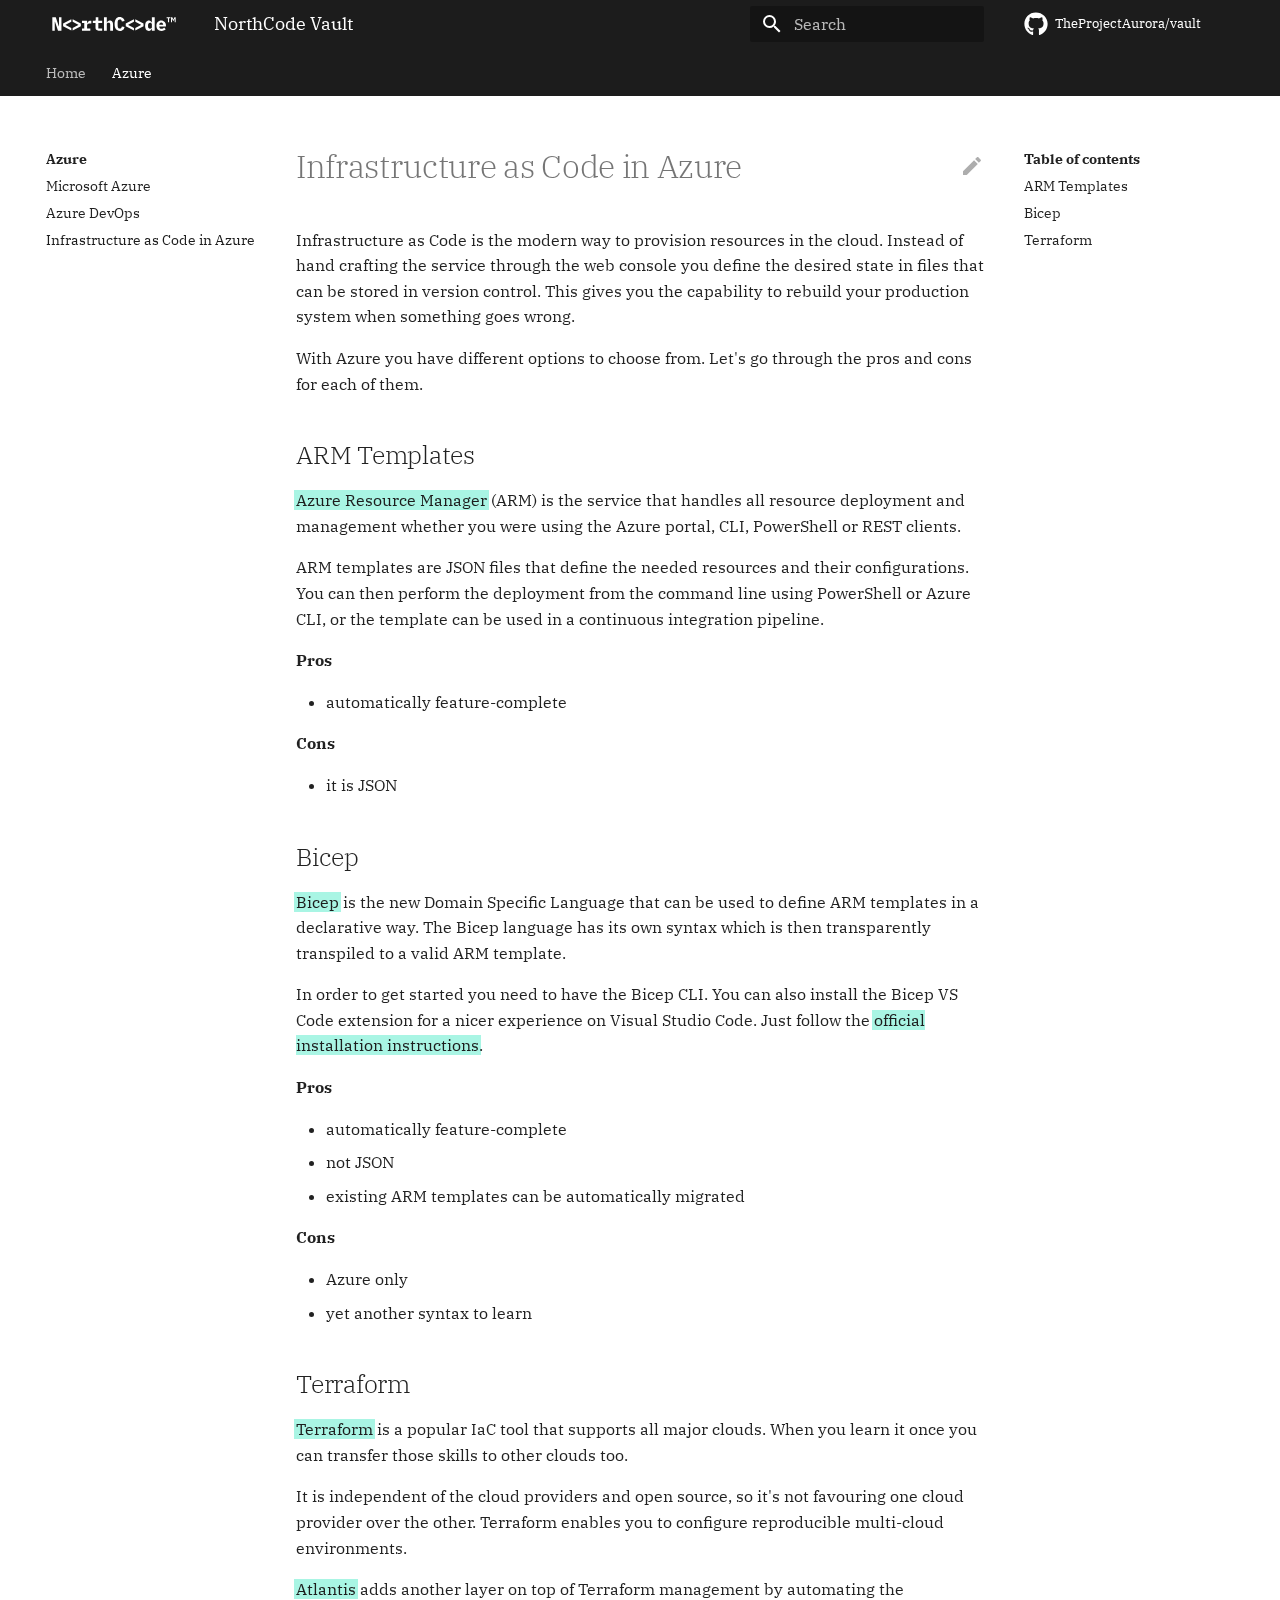
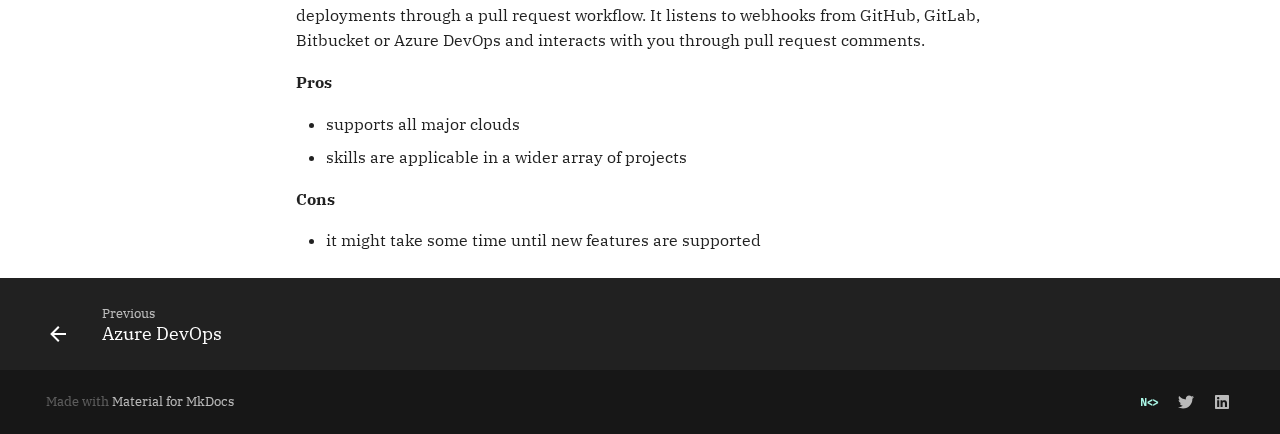
<file: azure/azure-infra-as-code/index.html>
<!doctype html>
<html lang="en" class="no-js">
  <head>
    
      <meta charset="utf-8">
      <meta name="viewport" content="width=device-width,initial-scale=1">
      
      
      
      
      <link rel="icon" href="../../assets/favicon-96x96.png">
      <meta name="generator" content="mkdocs-1.2.2, mkdocs-material-7.2.6">
    
    
      
        <title>Infrastructure as Code in Azure - NorthCode Vault</title>
      
    
    
      <link rel="stylesheet" href="../../assets/stylesheets/main.802231af.min.css">
      
        
        <link rel="stylesheet" href="../../assets/stylesheets/palette.3f5d1f46.min.css">
        
      
    
    
    
      
        
        <link rel="preconnect" href="https://fonts.gstatic.com" crossorigin>
        <link rel="stylesheet" href="https://fonts.googleapis.com/css?family=IBM+Plex+Serif:300,400,400i,700%7CIBM+Plex+Mono&display=fallback">
        <style>:root{--md-text-font-family:"IBM Plex Serif";--md-code-font-family:"IBM Plex Mono"}</style>
      
    
    
    
      <link rel="stylesheet" href="../../css/extra.css">
    
    
      


    
    
  </head>
  
  
    
    
    
    
    
    <body dir="ltr" data-md-color-scheme="" data-md-color-primary="none" data-md-color-accent="none">
  
    
    <script>function __prefix(e){return new URL("../..",location).pathname+"."+e}function __get(e,t=localStorage){return JSON.parse(t.getItem(__prefix(e)))}</script>
    
    <input class="md-toggle" data-md-toggle="drawer" type="checkbox" id="__drawer" autocomplete="off">
    <input class="md-toggle" data-md-toggle="search" type="checkbox" id="__search" autocomplete="off">
    <label class="md-overlay" for="__drawer"></label>
    <div data-md-component="skip">
      
        
        <a href="#infrastructure-as-code-in-azure" class="md-skip">
          Skip to content
        </a>
      
    </div>
    <div data-md-component="announce">
      
    </div>
    
      <header class="md-header" data-md-component="header">
  <nav class="md-header__inner md-grid" aria-label="Header">
    <a href="../.." title="NorthCode Vault" class="md-header__button md-logo" aria-label="NorthCode Vault" data-md-component="logo">
      
  <img src="../../assets/logo-wide.svg" alt="logo">

    </a>
    <label class="md-header__button md-icon" for="__drawer">
      <svg xmlns="http://www.w3.org/2000/svg" viewBox="0 0 24 24"><path d="M3 6h18v2H3V6m0 5h18v2H3v-2m0 5h18v2H3v-2z"/></svg>
    </label>
    <div class="md-header__title" data-md-component="header-title">
      <div class="md-header__ellipsis">
        <div class="md-header__topic">
          <span class="md-ellipsis">
            NorthCode Vault
          </span>
        </div>
        <div class="md-header__topic" data-md-component="header-topic">
          <span class="md-ellipsis">
            
              Infrastructure as Code in Azure
            
          </span>
        </div>
      </div>
    </div>
    
    
    
      <label class="md-header__button md-icon" for="__search">
        <svg xmlns="http://www.w3.org/2000/svg" viewBox="0 0 24 24"><path d="M9.5 3A6.5 6.5 0 0 1 16 9.5c0 1.61-.59 3.09-1.56 4.23l.27.27h.79l5 5-1.5 1.5-5-5v-.79l-.27-.27A6.516 6.516 0 0 1 9.5 16 6.5 6.5 0 0 1 3 9.5 6.5 6.5 0 0 1 9.5 3m0 2C7 5 5 7 5 9.5S7 14 9.5 14 14 12 14 9.5 12 5 9.5 5z"/></svg>
      </label>
      
<div class="md-search" data-md-component="search" role="dialog">
  <label class="md-search__overlay" for="__search"></label>
  <div class="md-search__inner" role="search">
    <form class="md-search__form" name="search">
      <input type="text" class="md-search__input" name="query" aria-label="Search" placeholder="Search" autocapitalize="off" autocorrect="off" autocomplete="off" spellcheck="false" data-md-component="search-query" required>
      <label class="md-search__icon md-icon" for="__search">
        <svg xmlns="http://www.w3.org/2000/svg" viewBox="0 0 24 24"><path d="M9.5 3A6.5 6.5 0 0 1 16 9.5c0 1.61-.59 3.09-1.56 4.23l.27.27h.79l5 5-1.5 1.5-5-5v-.79l-.27-.27A6.516 6.516 0 0 1 9.5 16 6.5 6.5 0 0 1 3 9.5 6.5 6.5 0 0 1 9.5 3m0 2C7 5 5 7 5 9.5S7 14 9.5 14 14 12 14 9.5 12 5 9.5 5z"/></svg>
        <svg xmlns="http://www.w3.org/2000/svg" viewBox="0 0 24 24"><path d="M20 11v2H8l5.5 5.5-1.42 1.42L4.16 12l7.92-7.92L13.5 5.5 8 11h12z"/></svg>
      </label>
      <nav class="md-search__options" aria-label="Search">
        
        <button type="reset" class="md-search__icon md-icon" aria-label="Clear" tabindex="-1">
          <svg xmlns="http://www.w3.org/2000/svg" viewBox="0 0 24 24"><path d="M19 6.41 17.59 5 12 10.59 6.41 5 5 6.41 10.59 12 5 17.59 6.41 19 12 13.41 17.59 19 19 17.59 13.41 12 19 6.41z"/></svg>
        </button>
      </nav>
      
    </form>
    <div class="md-search__output">
      <div class="md-search__scrollwrap" data-md-scrollfix>
        <div class="md-search-result" data-md-component="search-result">
          <div class="md-search-result__meta">
            Initializing search
          </div>
          <ol class="md-search-result__list"></ol>
        </div>
      </div>
    </div>
  </div>
</div>
    
    
      <div class="md-header__source">
        
<a href="https://github.com/TheProjectAurora/vault/" title="Go to repository" class="md-source" data-md-component="source">
  <div class="md-source__icon md-icon">
    
    <svg xmlns="http://www.w3.org/2000/svg" viewBox="0 0 496 512"><path d="M165.9 397.4c0 2-2.3 3.6-5.2 3.6-3.3.3-5.6-1.3-5.6-3.6 0-2 2.3-3.6 5.2-3.6 3-.3 5.6 1.3 5.6 3.6zm-31.1-4.5c-.7 2 1.3 4.3 4.3 4.9 2.6 1 5.6 0 6.2-2s-1.3-4.3-4.3-5.2c-2.6-.7-5.5.3-6.2 2.3zm44.2-1.7c-2.9.7-4.9 2.6-4.6 4.9.3 2 2.9 3.3 5.9 2.6 2.9-.7 4.9-2.6 4.6-4.6-.3-1.9-3-3.2-5.9-2.9zM244.8 8C106.1 8 0 113.3 0 252c0 110.9 69.8 205.8 169.5 239.2 12.8 2.3 17.3-5.6 17.3-12.1 0-6.2-.3-40.4-.3-61.4 0 0-70 15-84.7-29.8 0 0-11.4-29.1-27.8-36.6 0 0-22.9-15.7 1.6-15.4 0 0 24.9 2 38.6 25.8 21.9 38.6 58.6 27.5 72.9 20.9 2.3-16 8.8-27.1 16-33.7-55.9-6.2-112.3-14.3-112.3-110.5 0-27.5 7.6-41.3 23.6-58.9-2.6-6.5-11.1-33.3 2.6-67.9 20.9-6.5 69 27 69 27 20-5.6 41.5-8.5 62.8-8.5s42.8 2.9 62.8 8.5c0 0 48.1-33.6 69-27 13.7 34.7 5.2 61.4 2.6 67.9 16 17.7 25.8 31.5 25.8 58.9 0 96.5-58.9 104.2-114.8 110.5 9.2 7.9 17 22.9 17 46.4 0 33.7-.3 75.4-.3 83.6 0 6.5 4.6 14.4 17.3 12.1C428.2 457.8 496 362.9 496 252 496 113.3 383.5 8 244.8 8zM97.2 352.9c-1.3 1-1 3.3.7 5.2 1.6 1.6 3.9 2.3 5.2 1 1.3-1 1-3.3-.7-5.2-1.6-1.6-3.9-2.3-5.2-1zm-10.8-8.1c-.7 1.3.3 2.9 2.3 3.9 1.6 1 3.6.7 4.3-.7.7-1.3-.3-2.9-2.3-3.9-2-.6-3.6-.3-4.3.7zm32.4 35.6c-1.6 1.3-1 4.3 1.3 6.2 2.3 2.3 5.2 2.6 6.5 1 1.3-1.3.7-4.3-1.3-6.2-2.2-2.3-5.2-2.6-6.5-1zm-11.4-14.7c-1.6 1-1.6 3.6 0 5.9 1.6 2.3 4.3 3.3 5.6 2.3 1.6-1.3 1.6-3.9 0-6.2-1.4-2.3-4-3.3-5.6-2z"/></svg>
  </div>
  <div class="md-source__repository">
    TheProjectAurora/vault
  </div>
</a>
      </div>
    
  </nav>
</header>
    
    <div class="md-container" data-md-component="container">
      
      
        
          
<nav class="md-tabs" aria-label="Tabs" data-md-component="tabs">
  <div class="md-tabs__inner md-grid">
    <ul class="md-tabs__list">
      
        
  
  


  <li class="md-tabs__item">
    <a href="../.." class="md-tabs__link">
      Home
    </a>
  </li>

      
        
  
  
    
  


  
  
  
    <li class="md-tabs__item">
      <a href="../" class="md-tabs__link md-tabs__link--active">
        Azure
      </a>
    </li>
  

      
    </ul>
  </div>
</nav>
        
      
      <main class="md-main" data-md-component="main">
        <div class="md-main__inner md-grid">
          
            
              
              <div class="md-sidebar md-sidebar--primary" data-md-component="sidebar" data-md-type="navigation" >
                <div class="md-sidebar__scrollwrap">
                  <div class="md-sidebar__inner">
                    

  


<nav class="md-nav md-nav--primary md-nav--lifted" aria-label="Navigation" data-md-level="0">
  <label class="md-nav__title" for="__drawer">
    <a href="../.." title="NorthCode Vault" class="md-nav__button md-logo" aria-label="NorthCode Vault" data-md-component="logo">
      
  <img src="../../assets/logo-wide.svg" alt="logo">

    </a>
    NorthCode Vault
  </label>
  
    <div class="md-nav__source">
      
<a href="https://github.com/TheProjectAurora/vault/" title="Go to repository" class="md-source" data-md-component="source">
  <div class="md-source__icon md-icon">
    
    <svg xmlns="http://www.w3.org/2000/svg" viewBox="0 0 496 512"><path d="M165.9 397.4c0 2-2.3 3.6-5.2 3.6-3.3.3-5.6-1.3-5.6-3.6 0-2 2.3-3.6 5.2-3.6 3-.3 5.6 1.3 5.6 3.6zm-31.1-4.5c-.7 2 1.3 4.3 4.3 4.9 2.6 1 5.6 0 6.2-2s-1.3-4.3-4.3-5.2c-2.6-.7-5.5.3-6.2 2.3zm44.2-1.7c-2.9.7-4.9 2.6-4.6 4.9.3 2 2.9 3.3 5.9 2.6 2.9-.7 4.9-2.6 4.6-4.6-.3-1.9-3-3.2-5.9-2.9zM244.8 8C106.1 8 0 113.3 0 252c0 110.9 69.8 205.8 169.5 239.2 12.8 2.3 17.3-5.6 17.3-12.1 0-6.2-.3-40.4-.3-61.4 0 0-70 15-84.7-29.8 0 0-11.4-29.1-27.8-36.6 0 0-22.9-15.7 1.6-15.4 0 0 24.9 2 38.6 25.8 21.9 38.6 58.6 27.5 72.9 20.9 2.3-16 8.8-27.1 16-33.7-55.9-6.2-112.3-14.3-112.3-110.5 0-27.5 7.6-41.3 23.6-58.9-2.6-6.5-11.1-33.3 2.6-67.9 20.9-6.5 69 27 69 27 20-5.6 41.5-8.5 62.8-8.5s42.8 2.9 62.8 8.5c0 0 48.1-33.6 69-27 13.7 34.7 5.2 61.4 2.6 67.9 16 17.7 25.8 31.5 25.8 58.9 0 96.5-58.9 104.2-114.8 110.5 9.2 7.9 17 22.9 17 46.4 0 33.7-.3 75.4-.3 83.6 0 6.5 4.6 14.4 17.3 12.1C428.2 457.8 496 362.9 496 252 496 113.3 383.5 8 244.8 8zM97.2 352.9c-1.3 1-1 3.3.7 5.2 1.6 1.6 3.9 2.3 5.2 1 1.3-1 1-3.3-.7-5.2-1.6-1.6-3.9-2.3-5.2-1zm-10.8-8.1c-.7 1.3.3 2.9 2.3 3.9 1.6 1 3.6.7 4.3-.7.7-1.3-.3-2.9-2.3-3.9-2-.6-3.6-.3-4.3.7zm32.4 35.6c-1.6 1.3-1 4.3 1.3 6.2 2.3 2.3 5.2 2.6 6.5 1 1.3-1.3.7-4.3-1.3-6.2-2.2-2.3-5.2-2.6-6.5-1zm-11.4-14.7c-1.6 1-1.6 3.6 0 5.9 1.6 2.3 4.3 3.3 5.6 2.3 1.6-1.3 1.6-3.9 0-6.2-1.4-2.3-4-3.3-5.6-2z"/></svg>
  </div>
  <div class="md-source__repository">
    TheProjectAurora/vault
  </div>
</a>
    </div>
  
  <ul class="md-nav__list" data-md-scrollfix>
    
      
      
      

  
  
  
    <li class="md-nav__item">
      <a href="../.." class="md-nav__link">
        Home
      </a>
    </li>
  

    
      
      
      

  
  
    
  
  
    
    <li class="md-nav__item md-nav__item--active md-nav__item--nested">
      
      
        <input class="md-nav__toggle md-toggle" data-md-toggle="__nav_2" type="checkbox" id="__nav_2" checked>
      
      <label class="md-nav__link" for="__nav_2">
        Azure
        <span class="md-nav__icon md-icon"></span>
      </label>
      <nav class="md-nav" aria-label="Azure" data-md-level="1">
        <label class="md-nav__title" for="__nav_2">
          <span class="md-nav__icon md-icon"></span>
          Azure
        </label>
        <ul class="md-nav__list" data-md-scrollfix>
          
            
  
  
  
    <li class="md-nav__item">
      <a href="../" class="md-nav__link">
        Microsoft Azure
      </a>
    </li>
  

          
            
  
  
  
    <li class="md-nav__item">
      <a href="../azure-devops/" class="md-nav__link">
        Azure DevOps
      </a>
    </li>
  

          
            
  
  
    
  
  
    <li class="md-nav__item md-nav__item--active">
      
      <input class="md-nav__toggle md-toggle" data-md-toggle="toc" type="checkbox" id="__toc">
      
      
        
      
      
        <label class="md-nav__link md-nav__link--active" for="__toc">
          Infrastructure as Code in Azure
          <span class="md-nav__icon md-icon"></span>
        </label>
      
      <a href="./" class="md-nav__link md-nav__link--active">
        Infrastructure as Code in Azure
      </a>
      
        
<nav class="md-nav md-nav--secondary" aria-label="Table of contents">
  
  
  
    
  
  
    <label class="md-nav__title" for="__toc">
      <span class="md-nav__icon md-icon"></span>
      Table of contents
    </label>
    <ul class="md-nav__list" data-md-component="toc" data-md-scrollfix>
      
        <li class="md-nav__item">
  <a href="#arm-templates" class="md-nav__link">
    ARM Templates
  </a>
  
</li>
      
        <li class="md-nav__item">
  <a href="#bicep" class="md-nav__link">
    Bicep
  </a>
  
</li>
      
        <li class="md-nav__item">
  <a href="#terraform" class="md-nav__link">
    Terraform
  </a>
  
</li>
      
    </ul>
  
</nav>
      
    </li>
  

          
        </ul>
      </nav>
    </li>
  

    
  </ul>
</nav>
                  </div>
                </div>
              </div>
            
            
              
              <div class="md-sidebar md-sidebar--secondary" data-md-component="sidebar" data-md-type="toc" >
                <div class="md-sidebar__scrollwrap">
                  <div class="md-sidebar__inner">
                    
<nav class="md-nav md-nav--secondary" aria-label="Table of contents">
  
  
  
    
  
  
    <label class="md-nav__title" for="__toc">
      <span class="md-nav__icon md-icon"></span>
      Table of contents
    </label>
    <ul class="md-nav__list" data-md-component="toc" data-md-scrollfix>
      
        <li class="md-nav__item">
  <a href="#arm-templates" class="md-nav__link">
    ARM Templates
  </a>
  
</li>
      
        <li class="md-nav__item">
  <a href="#bicep" class="md-nav__link">
    Bicep
  </a>
  
</li>
      
        <li class="md-nav__item">
  <a href="#terraform" class="md-nav__link">
    Terraform
  </a>
  
</li>
      
    </ul>
  
</nav>
                  </div>
                </div>
              </div>
            
          
          <div class="md-content" data-md-component="content">
            <article class="md-content__inner md-typeset">
              
                
                  <a href="https://github.com/TheProjectAurora/vault/edit/main/docs/azure/azure-infra-as-code.md" title="Edit this page" class="md-content__button md-icon">
                    <svg xmlns="http://www.w3.org/2000/svg" viewBox="0 0 24 24"><path d="M20.71 7.04c.39-.39.39-1.04 0-1.41l-2.34-2.34c-.37-.39-1.02-.39-1.41 0l-1.84 1.83 3.75 3.75M3 17.25V21h3.75L17.81 9.93l-3.75-3.75L3 17.25z"/></svg>
                  </a>
                
                
                <h1 id="infrastructure-as-code-in-azure">Infrastructure as Code in Azure</h1>
<p>Infrastructure as Code is the modern way to provision resources in the cloud. Instead of hand crafting the service through the web console you define the desired state in files that can be stored in version control. This gives you the capability to rebuild your production system when something goes wrong.</p>
<p>With Azure you have different options to choose from. Let's go through the pros and cons for each of them.</p>
<h2 id="arm-templates">ARM Templates</h2>
<p><a href="https://docs.microsoft.com/en-us/azure/azure-resource-manager/management/overview">Azure Resource Manager</a> (ARM) is the service that handles all resource deployment and management whether you were using the Azure portal, CLI, PowerShell or REST clients.</p>
<p>ARM templates are JSON files that define the needed resources and their configurations. You can then perform the deployment from the command line using PowerShell or Azure CLI, or the template can be used in a continuous integration pipeline.</p>
<p><strong>Pros</strong></p>
<ul>
<li>automatically feature-complete</li>
</ul>
<p><strong>Cons</strong></p>
<ul>
<li>it is JSON</li>
</ul>
<h2 id="bicep">Bicep</h2>
<p><a href="https://github.com/Azure/bicep">Bicep</a> is the new Domain Specific Language that can be used to define ARM templates in a declarative way. The Bicep language has its own syntax which is then transparently transpiled to a valid ARM template.</p>
<p>In order to get started you need to have the Bicep CLI. You can also install the Bicep VS Code extension for a nicer experience on Visual Studio Code. Just follow the <a href="https://github.com/Azure/bicep/blob/main/docs/installing.md">official installation instructions</a>.</p>
<p><strong>Pros</strong></p>
<ul>
<li>automatically feature-complete</li>
<li>not JSON</li>
<li>existing ARM templates can be automatically migrated</li>
</ul>
<p><strong>Cons</strong></p>
<ul>
<li>Azure only</li>
<li>yet another syntax to learn</li>
</ul>
<h2 id="terraform">Terraform</h2>
<p><a href="https://www.terraform.io/">Terraform</a> is a popular IaC tool that supports all major clouds. When you learn it once you can transfer those skills to other clouds too.</p>
<p>It is independent of the cloud providers and open source, so it's not favouring one cloud provider over the other. Terraform enables you to configure reproducible multi-cloud environments.</p>
<p><a href="https://www.runatlantis.io/">Atlantis</a> adds another layer on top of Terraform management by automating the deployments through a pull request workflow. It listens to webhooks from GitHub, GitLab, Bitbucket or Azure DevOps and interacts with you through pull request comments.</p>
<p><strong>Pros</strong></p>
<ul>
<li>supports all major clouds</li>
<li>skills are applicable in a wider array of projects</li>
</ul>
<p><strong>Cons</strong></p>
<ul>
<li>it might take some time until new features are supported</li>
</ul>
                
              
              
                


              
            </article>
          </div>
        </div>
        
      </main>
      
        
<footer class="md-footer">
  
    <nav class="md-footer__inner md-grid" aria-label="Footer">
      
        
        <a href="../azure-devops/" class="md-footer__link md-footer__link--prev" aria-label="Previous: Azure DevOps" rel="prev">
          <div class="md-footer__button md-icon">
            <svg xmlns="http://www.w3.org/2000/svg" viewBox="0 0 24 24"><path d="M20 11v2H8l5.5 5.5-1.42 1.42L4.16 12l7.92-7.92L13.5 5.5 8 11h12z"/></svg>
          </div>
          <div class="md-footer__title">
            <div class="md-ellipsis">
              <span class="md-footer__direction">
                Previous
              </span>
              Azure DevOps
            </div>
          </div>
        </a>
      
      
    </nav>
  
  <div class="md-footer-meta md-typeset">
    <div class="md-footer-meta__inner md-grid">
      <div class="md-footer-copyright">
        
        Made with
        <a href="https://squidfunk.github.io/mkdocs-material/" target="_blank" rel="noopener">
          Material for MkDocs
        </a>
        
      </div>
      
  <div class="md-footer-social">
    
      
      
        
        
      
      <a href="https://northcode.fi" target="_blank" rel="noopener" title="northcode.fi" class="md-footer-social__link">
        <?xml version="1.0" encoding="utf-8"?>
<!-- Generator: Adobe Illustrator 24.0.3, SVG Export Plug-In . SVG Version: 6.00 Build 0)  -->
<svg version="1.1" id="Layer_1" xmlns="http://www.w3.org/2000/svg" xmlns:xlink="http://www.w3.org/1999/xlink" x="0px" y="0px"
	 viewBox="0 0 241.88 154.04" style="enable-background:new 0 0 241.88 154.04;" xml:space="preserve">
<style type="text/css">
	.st0{fill:#a9f5e4;}
</style>
<g>
	<g>
		<polygon class="st0" points="53.85,64.33 52.64,64.33 52.64,115.53 38.51,115.53 38.51,38.51 58.38,38.51 75.92,89.71 
			77.13,89.71 77.13,38.51 91.26,38.51 91.26,115.53 71.39,115.53 		"/>
		<polygon class="st0" points="100.75,89.49 100.75,74.26 148.2,48.88 148.2,64.11 115.42,81.44 115.42,82.32 148.2,99.64 
			148.2,114.87 		"/>
	</g>
	<polygon class="st0" points="155.92,64.11 188.69,81.44 188.69,82.32 155.92,99.64 155.92,114.87 203.37,89.49 203.37,74.26 
		155.92,48.88 	"/>
</g>
</svg>
      </a>
    
      
      
        
        
      
      <a href="https://twitter.com/NorthCodeLtd" target="_blank" rel="noopener" title="twitter.com" class="md-footer-social__link">
        <svg xmlns="http://www.w3.org/2000/svg" viewBox="0 0 512 512"><path d="M459.37 151.716c.325 4.548.325 9.097.325 13.645 0 138.72-105.583 298.558-298.558 298.558-59.452 0-114.68-17.219-161.137-47.106 8.447.974 16.568 1.299 25.34 1.299 49.055 0 94.213-16.568 130.274-44.832-46.132-.975-84.792-31.188-98.112-72.772 6.498.974 12.995 1.624 19.818 1.624 9.421 0 18.843-1.3 27.614-3.573-48.081-9.747-84.143-51.98-84.143-102.985v-1.299c13.969 7.797 30.214 12.67 47.431 13.319-28.264-18.843-46.781-51.005-46.781-87.391 0-19.492 5.197-37.36 14.294-52.954 51.655 63.675 129.3 105.258 216.365 109.807-1.624-7.797-2.599-15.918-2.599-24.04 0-57.828 46.782-104.934 104.934-104.934 30.213 0 57.502 12.67 76.67 33.137 23.715-4.548 46.456-13.32 66.599-25.34-7.798 24.366-24.366 44.833-46.132 57.827 21.117-2.273 41.584-8.122 60.426-16.243-14.292 20.791-32.161 39.308-52.628 54.253z"/></svg>
      </a>
    
      
      
        
        
      
      <a href="https://www.linkedin.com/company/northcodeltd/" target="_blank" rel="noopener" title="www.linkedin.com" class="md-footer-social__link">
        <svg xmlns="http://www.w3.org/2000/svg" viewBox="0 0 448 512"><path d="M416 32H31.9C14.3 32 0 46.5 0 64.3v383.4C0 465.5 14.3 480 31.9 480H416c17.6 0 32-14.5 32-32.3V64.3c0-17.8-14.4-32.3-32-32.3zM135.4 416H69V202.2h66.5V416zm-33.2-243c-21.3 0-38.5-17.3-38.5-38.5S80.9 96 102.2 96c21.2 0 38.5 17.3 38.5 38.5 0 21.3-17.2 38.5-38.5 38.5zm282.1 243h-66.4V312c0-24.8-.5-56.7-34.5-56.7-34.6 0-39.9 27-39.9 54.9V416h-66.4V202.2h63.7v29.2h.9c8.9-16.8 30.6-34.5 62.9-34.5 67.2 0 79.7 44.3 79.7 101.9V416z"/></svg>
      </a>
    
  </div>

    </div>
  </div>
</footer>
      
    </div>
    <div class="md-dialog" data-md-component="dialog">
      <div class="md-dialog__inner md-typeset"></div>
    </div>
    <script id="__config" type="application/json">{"base": "../..", "features": ["navigation.instant", "navigation.tabs"], "translations": {"clipboard.copy": "Copy to clipboard", "clipboard.copied": "Copied to clipboard", "search.config.lang": "en", "search.config.pipeline": "trimmer, stopWordFilter", "search.config.separator": "[\\s\\-]+", "search.placeholder": "Search", "search.result.placeholder": "Type to start searching", "search.result.none": "No matching documents", "search.result.one": "1 matching document", "search.result.other": "# matching documents", "search.result.more.one": "1 more on this page", "search.result.more.other": "# more on this page", "search.result.term.missing": "Missing", "select.version.title": "Select version"}, "search": "../../assets/javascripts/workers/search.409db549.min.js", "version": null}</script>
    
    
      <script src="../../assets/javascripts/bundle.756773cc.min.js"></script>
      
    
  </body>
</html>
</file>
<file: css/extra.css>
.md-header__button.md-logo img {
    width: 8rem;
    height: 2rem;
}
.md-header__button.md-logo {
    padding: 0;
    margin: 0;
}
.md-content p > a {
    background-color: var(--md-accent-fg-color);
    border-left: 2px solid var(--md-accent-fg-color);
    border-right: 2px solid var(--md-accent-fg-color);
    margin-left: -2px;
    margin-right: -2px;
}
.md-content p > a:hover {
    background-color: var(--md-primary-fg-color);
    border-left: 2px solid var(--md-primary-fg-color);
    border-right: 2px solid var(--md-primary-fg-color);
}

:root {
    
    --md-primary-fg-color:        #1c1c1c;
    --md-primary-fg-color--light: #a9f5e4;
    --md-primary-fg-color--dark:  #1c1c1c;
    --md-accent-fg-color:         #a9f5e4;
}

:root > * {  
    --md-code-bg-color:           #a9f5e4;
}
</file>
<file: assets/stylesheets/main.802231af.min.css>
@charset "UTF-8";html{-webkit-text-size-adjust:none;-moz-text-size-adjust:none;-ms-text-size-adjust:none;text-size-adjust:none;box-sizing:border-box}*,:after,:before{box-sizing:inherit}body{margin:0}a,button,input,label{-webkit-tap-highlight-color:transparent}a{color:inherit;text-decoration:none}hr{border:0;box-sizing:content-box;display:block;height:.05rem;overflow:visible;padding:0}small{font-size:80%}sub,sup{line-height:1em}img{border-style:none}table{border-collapse:separate;border-spacing:0}td,th{font-weight:400;vertical-align:top}button{background:transparent;border:0;font-family:inherit;font-size:inherit;margin:0;padding:0}input{border:0;outline:none}:root{--md-default-fg-color:rgba(0,0,0,0.87);--md-default-fg-color--light:rgba(0,0,0,0.54);--md-default-fg-color--lighter:rgba(0,0,0,0.32);--md-default-fg-color--lightest:rgba(0,0,0,0.07);--md-default-bg-color:#fff;--md-default-bg-color--light:hsla(0,0%,100%,0.7);--md-default-bg-color--lighter:hsla(0,0%,100%,0.3);--md-default-bg-color--lightest:hsla(0,0%,100%,0.12);--md-primary-fg-color:#4051b5;--md-primary-fg-color--light:#5d6cc0;--md-primary-fg-color--dark:#303fa1;--md-primary-bg-color:#fff;--md-primary-bg-color--light:hsla(0,0%,100%,0.7);--md-accent-fg-color:#526cfe;--md-accent-fg-color--transparent:rgba(82,108,254,0.1);--md-accent-bg-color:#fff;--md-accent-bg-color--light:hsla(0,0%,100%,0.7)}:root>*{--md-code-fg-color:#36464e;--md-code-bg-color:#f5f5f5;--md-code-hl-color:rgba(255,255,0,0.5);--md-code-hl-number-color:#d52a2a;--md-code-hl-special-color:#db1457;--md-code-hl-function-color:#a846b9;--md-code-hl-constant-color:#6e59d9;--md-code-hl-keyword-color:#3f6ec6;--md-code-hl-string-color:#1c7d4d;--md-code-hl-name-color:var(--md-code-fg-color);--md-code-hl-operator-color:var(--md-default-fg-color--light);--md-code-hl-punctuation-color:var(--md-default-fg-color--light);--md-code-hl-comment-color:var(--md-default-fg-color--light);--md-code-hl-generic-color:var(--md-default-fg-color--light);--md-code-hl-variable-color:var(--md-default-fg-color--light);--md-typeset-color:var(--md-default-fg-color);--md-typeset-a-color:var(--md-primary-fg-color);--md-typeset-mark-color:rgba(255,255,0,0.5);--md-typeset-del-color:hsla(6,90%,60%,0.15);--md-typeset-ins-color:rgba(11,213,112,0.15);--md-typeset-kbd-color:#fafafa;--md-typeset-kbd-accent-color:#fff;--md-typeset-kbd-border-color:#b8b8b8;--md-typeset-table-color:rgba(0,0,0,0.12);--md-admonition-fg-color:var(--md-default-fg-color);--md-admonition-bg-color:var(--md-default-bg-color);--md-footer-fg-color:#fff;--md-footer-fg-color--light:hsla(0,0%,100%,0.7);--md-footer-fg-color--lighter:hsla(0,0%,100%,0.3);--md-footer-bg-color:rgba(0,0,0,0.87);--md-footer-bg-color--dark:rgba(0,0,0,0.32)}.md-icon svg{fill:currentColor;display:block;height:1.2rem;width:1.2rem}body{-webkit-font-smoothing:antialiased;-moz-osx-font-smoothing:grayscale}body,input{font-feature-settings:"kern","liga";font-family:var(--md-text-font-family,_),-apple-system,BlinkMacSystemFont,Helvetica,Arial,sans-serif}body,code,input,kbd,pre{color:var(--md-typeset-color)}code,kbd,pre{font-feature-settings:"kern";font-family:var(--md-code-font-family,_),SFMono-Regular,Consolas,Menlo,monospace}:root{--md-typeset-table-sort-icon:url('data:image/svg+xml;charset=utf-8,<svg xmlns="http://www.w3.org/2000/svg" viewBox="0 0 24 24"><path d="m18 21-4-4h3V7h-3l4-4 4 4h-3v10h3M2 19v-2h10v2M2 13v-2h7v2M2 7V5h4v2H2z"/></svg>');--md-typeset-table-sort-icon--asc:url('data:image/svg+xml;charset=utf-8,<svg xmlns="http://www.w3.org/2000/svg" viewBox="0 0 24 24"><path d="M19 17h3l-4 4-4-4h3V3h2M2 17h10v2H2M6 5v2H2V5m0 6h7v2H2v-2z"/></svg>');--md-typeset-table-sort-icon--desc:url('data:image/svg+xml;charset=utf-8,<svg xmlns="http://www.w3.org/2000/svg" viewBox="0 0 24 24"><path d="M19 7h3l-4-4-4 4h3v14h2M2 17h10v2H2M6 5v2H2V5m0 6h7v2H2v-2z"/></svg>')}.md-typeset{-webkit-print-color-adjust:exact;color-adjust:exact;font-size:.8rem;line-height:1.6}@media print{.md-typeset{font-size:.68rem}}.md-typeset blockquote,.md-typeset dl,.md-typeset figure,.md-typeset ol,.md-typeset pre,.md-typeset ul{margin:1em 0}.md-typeset h1{color:var(--md-default-fg-color--light);font-size:2em;line-height:1.3;margin:0 0 1.25em}.md-typeset h1,.md-typeset h2{font-weight:300;letter-spacing:-.01em}.md-typeset h2{font-size:1.5625em;line-height:1.4;margin:1.6em 0 .64em}.md-typeset h3{font-size:1.25em;font-weight:400;letter-spacing:-.01em;line-height:1.5;margin:1.6em 0 .8em}.md-typeset h2+h3{margin-top:.8em}.md-typeset h4{font-weight:700;letter-spacing:-.01em;margin:1em 0}.md-typeset h5,.md-typeset h6{color:var(--md-default-fg-color--light);font-size:.8em;font-weight:700;letter-spacing:-.01em;margin:1.25em 0}.md-typeset h5{text-transform:uppercase}.md-typeset hr{border-bottom:.05rem solid var(--md-default-fg-color--lightest);display:flow-root;margin:1.5em 0}.md-typeset a{color:var(--md-typeset-a-color);word-break:break-word}.md-typeset a,.md-typeset a:before{transition:color 125ms}.md-typeset a:focus,.md-typeset a:hover{color:var(--md-accent-fg-color)}.md-typeset a.focus-visible{outline-color:var(--md-accent-fg-color);outline-offset:.2rem}.md-typeset code,.md-typeset kbd,.md-typeset pre{color:var(--md-code-fg-color);direction:ltr}@media print{.md-typeset code,.md-typeset kbd,.md-typeset pre{white-space:pre-wrap}}.md-typeset code{background-color:var(--md-code-bg-color);border-radius:.1rem;-webkit-box-decoration-break:clone;box-decoration-break:clone;font-size:.85em;padding:0 .2941176471em;word-break:break-word}.md-typeset code:not(.focus-visible){-webkit-tap-highlight-color:transparent;outline:none}.md-typeset h1 code,.md-typeset h2 code,.md-typeset h3 code,.md-typeset h4 code,.md-typeset h5 code,.md-typeset h6 code{background-color:transparent;box-shadow:none;margin:initial;padding:initial}.md-typeset a code{color:currentColor}.md-typeset pre{display:flow-root;line-height:1.4;position:relative}.md-typeset pre>code{-webkit-box-decoration-break:slice;box-decoration-break:slice;box-shadow:none;display:block;margin:0;overflow:auto;padding:.7720588235em 1.1764705882em;scrollbar-color:var(--md-default-fg-color--lighter) transparent;scrollbar-width:thin;touch-action:auto;word-break:normal}.md-typeset pre>code:hover{scrollbar-color:var(--md-accent-fg-color) transparent}.md-typeset pre>code::-webkit-scrollbar{height:.2rem;width:.2rem}.md-typeset pre>code::-webkit-scrollbar-thumb{background-color:var(--md-default-fg-color--lighter)}.md-typeset pre>code::-webkit-scrollbar-thumb:hover{background-color:var(--md-accent-fg-color)}@media screen and (max-width:44.9375em){.md-typeset>pre{margin:1em -.8rem}.md-typeset>pre code{border-radius:0}}.md-typeset kbd{background-color:var(--md-typeset-kbd-color);border-radius:.1rem;box-shadow:0 .1rem 0 .05rem var(--md-typeset-kbd-border-color),0 .1rem 0 var(--md-typeset-kbd-border-color),0 -.1rem .2rem var(--md-typeset-kbd-accent-color) inset;color:var(--md-default-fg-color);display:inline-block;font-size:.75em;padding:0 .6666666667em;vertical-align:text-top;word-break:break-word}.md-typeset mark{background-color:var(--md-typeset-mark-color);-webkit-box-decoration-break:clone;box-decoration-break:clone;color:inherit;word-break:break-word}.md-typeset abbr{border-bottom:.05rem dotted var(--md-default-fg-color--light);cursor:help;text-decoration:none}@media (hover:none){.md-typeset abbr{position:relative}.md-typeset abbr[title]:focus:after,.md-typeset abbr[title]:hover:after{background-color:var(--md-default-fg-color);border-radius:.1rem;box-shadow:0 2px 2px 0 rgba(0,0,0,.14),0 1px 5px 0 rgba(0,0,0,.12),0 3px 1px -2px rgba(0,0,0,.2);color:var(--md-default-bg-color);content:attr(title);display:inline-block;font-size:.7rem;left:0;margin-top:2em;max-width:80%;min-width:-webkit-max-content;min-width:-moz-max-content;min-width:max-content;padding:.2rem .3rem;position:absolute;width:auto}}.md-typeset small{opacity:.75}.md-typeset sub,.md-typeset sup{margin-left:.078125em}[dir=rtl] .md-typeset sub,[dir=rtl] .md-typeset sup{margin-left:0;margin-right:.078125em}.md-typeset blockquote{border-left:.2rem solid var(--md-default-fg-color--lighter);color:var(--md-default-fg-color--light);padding-left:.6rem}[dir=rtl] .md-typeset blockquote{border-left:initial;border-right:.2rem solid var(--md-default-fg-color--lighter);padding-left:0;padding-right:.6rem}.md-typeset ul{list-style-type:disc}.md-typeset ol,.md-typeset ul{display:flow-root;margin-left:.625em;padding:0}[dir=rtl] .md-typeset ol,[dir=rtl] .md-typeset ul{margin-left:0;margin-right:.625em}.md-typeset ol ol,.md-typeset ul ol{list-style-type:lower-alpha}.md-typeset ol ol ol,.md-typeset ul ol ol{list-style-type:lower-roman}.md-typeset ol li,.md-typeset ul li{margin-bottom:.5em;margin-left:1.25em}[dir=rtl] .md-typeset ol li,[dir=rtl] .md-typeset ul li{margin-left:0;margin-right:1.25em}.md-typeset ol li blockquote,.md-typeset ol li p,.md-typeset ul li blockquote,.md-typeset ul li p{margin:.5em 0}.md-typeset ol li:last-child,.md-typeset ul li:last-child{margin-bottom:0}.md-typeset ol li ol,.md-typeset ol li ul,.md-typeset ul li ol,.md-typeset ul li ul{margin:.5em 0 .5em .625em}[dir=rtl] .md-typeset ol li ol,[dir=rtl] .md-typeset ol li ul,[dir=rtl] .md-typeset ul li ol,[dir=rtl] .md-typeset ul li ul{margin-left:0;margin-right:.625em}.md-typeset dd{margin:1em 0 1.5em 1.875em}[dir=rtl] .md-typeset dd{margin-left:0;margin-right:1.875em}.md-typeset img,.md-typeset svg{height:auto;max-width:100%}.md-typeset img[align=left],.md-typeset svg[align=left]{margin:1em 1em 1em 0}.md-typeset img[align=right],.md-typeset svg[align=right]{margin:1em 0 1em 1em}.md-typeset img[align]:only-child,.md-typeset svg[align]:only-child{margin-top:0}.md-typeset figure{display:flow-root;margin:0 auto;max-width:100%;text-align:center;width:-webkit-fit-content;width:-moz-fit-content;width:fit-content}.md-typeset figure img{display:block}.md-typeset figcaption{font-style:italic;margin:1em auto 2em;max-width:24rem}.md-typeset iframe{max-width:100%}.md-typeset table:not([class]){background-color:var(--md-default-bg-color);border:.05rem solid var(--md-typeset-table-color);border-radius:.1rem;display:inline-block;font-size:.64rem;max-width:100%;overflow:auto;touch-action:auto}@media print{.md-typeset table:not([class]){display:table}}.md-typeset table:not([class])+*{margin-top:1.5em}.md-typeset table:not([class]) td>:first-child,.md-typeset table:not([class]) th>:first-child{margin-top:0}.md-typeset table:not([class]) td>:last-child,.md-typeset table:not([class]) th>:last-child{margin-bottom:0}.md-typeset table:not([class]) td:not([align]),.md-typeset table:not([class]) th:not([align]){text-align:left}[dir=rtl] .md-typeset table:not([class]) td:not([align]),[dir=rtl] .md-typeset table:not([class]) th:not([align]){text-align:right}.md-typeset table:not([class]) th{font-weight:700;min-width:5rem;padding:.9375em 1.25em;vertical-align:top}.md-typeset table:not([class]) th a{color:inherit}.md-typeset table:not([class]) td{border-top:.05rem solid var(--md-typeset-table-color);padding:.9375em 1.25em;vertical-align:top}.md-typeset table:not([class]) tbody tr{transition:background-color 125ms}.md-typeset table:not([class]) tbody tr:hover{background-color:rgba(0,0,0,.035);box-shadow:0 .05rem 0 var(--md-default-bg-color) inset}.md-typeset table:not([class]) a{word-break:normal}.md-typeset table th[role=columnheader]{cursor:pointer}.md-typeset table th[role=columnheader]:after{content:"";display:inline-block;height:1.2em;margin-left:.5em;-webkit-mask-image:var(--md-typeset-table-sort-icon);mask-image:var(--md-typeset-table-sort-icon);-webkit-mask-repeat:no-repeat;mask-repeat:no-repeat;-webkit-mask-size:contain;mask-size:contain;transition:background-color 125ms;vertical-align:text-bottom;width:1.2em}.md-typeset table th[role=columnheader]:hover:after{background-color:var(--md-default-fg-color--lighter)}.md-typeset table th[role=columnheader][aria-sort=ascending]:after{background-color:var(--md-default-fg-color--light);-webkit-mask-image:var(--md-typeset-table-sort-icon--asc);mask-image:var(--md-typeset-table-sort-icon--asc)}.md-typeset table th[role=columnheader][aria-sort=descending]:after{background-color:var(--md-default-fg-color--light);-webkit-mask-image:var(--md-typeset-table-sort-icon--desc);mask-image:var(--md-typeset-table-sort-icon--desc)}.md-typeset__scrollwrap{margin:1em -.8rem;overflow-x:auto;touch-action:auto}.md-typeset__table{display:inline-block;margin-bottom:.5em;padding:0 .8rem}@media print{.md-typeset__table{display:block}}html .md-typeset__table table{display:table;margin:0;overflow:hidden;width:100%}html{font-size:125%;height:100%;overflow-x:hidden}@media screen and (min-width:100em){html{font-size:137.5%}}@media screen and (min-width:125em){html{font-size:150%}}body{background-color:var(--md-default-bg-color);display:flex;flex-direction:column;font-size:.5rem;min-height:100%;position:relative;width:100%}@media print{body{display:block}}@media screen and (max-width:59.9375em){body[data-md-state=lock]{position:fixed}}.md-grid{margin-left:auto;margin-right:auto;max-width:61rem}.md-container{display:flex;flex-direction:column;flex-grow:1}@media print{.md-container{display:block}}.md-main{flex-grow:1}.md-main__inner{display:flex;height:100%;margin-top:1.5rem}.md-ellipsis{overflow:hidden;text-overflow:ellipsis;white-space:nowrap}.md-toggle{display:none}.md-option{height:0;opacity:0;position:absolute;width:0}.md-option:checked+label:not([hidden]){display:block}.md-option.focus-visible+label{outline-color:var(--md-accent-fg-color);outline-style:auto}.md-skip{background-color:var(--md-default-fg-color);border-radius:.1rem;color:var(--md-default-bg-color);font-size:.64rem;margin:.5rem;opacity:0;outline-color:var(--md-accent-fg-color);padding:.3rem .5rem;position:fixed;transform:translateY(.4rem);z-index:-1}.md-skip:focus{opacity:1;transform:translateY(0);transition:transform .25s cubic-bezier(.4,0,.2,1),opacity 175ms 75ms;z-index:10}@page{margin:25mm}.md-announce{background-color:var(--md-footer-bg-color);overflow:auto}@media print{.md-announce{display:none}}.md-announce__inner{color:var(--md-footer-fg-color);font-size:.7rem;margin:.6rem auto;padding:0 .8rem}:root{--md-clipboard-icon:url('data:image/svg+xml;charset=utf-8,<svg xmlns="http://www.w3.org/2000/svg" viewBox="0 0 24 24"><path d="M19 21H8V7h11m0-2H8a2 2 0 0 0-2 2v14a2 2 0 0 0 2 2h11a2 2 0 0 0 2-2V7a2 2 0 0 0-2-2m-3-4H4a2 2 0 0 0-2 2v14h2V3h12V1z"/></svg>')}.md-clipboard{border-radius:.1rem;color:var(--md-default-fg-color--lightest);cursor:pointer;height:1.5em;outline-color:var(--md-accent-fg-color);outline-offset:.1rem;position:absolute;right:.5em;top:.5em;transition:color .25s;width:1.5em;z-index:1}@media print{.md-clipboard{display:none}}.md-clipboard:not(.focus-visible){-webkit-tap-highlight-color:transparent;outline:none}:hover>.md-clipboard{color:var(--md-default-fg-color--light)}.md-clipboard:focus,.md-clipboard:hover{color:var(--md-accent-fg-color)}.md-clipboard:after{background-color:currentColor;content:"";display:block;height:1.125em;margin:0 auto;-webkit-mask-image:var(--md-clipboard-icon);mask-image:var(--md-clipboard-icon);-webkit-mask-repeat:no-repeat;mask-repeat:no-repeat;-webkit-mask-size:contain;mask-size:contain;width:1.125em}.md-clipboard--inline{cursor:pointer}.md-clipboard--inline code{transition:color .25s,background-color .25s}.md-clipboard--inline:focus code,.md-clipboard--inline:hover code{background-color:var(--md-accent-fg-color--transparent);color:var(--md-accent-fg-color)}.md-content{flex-grow:1;overflow:hidden;scroll-padding-top:51.2rem}.md-content__inner{margin:0 .8rem 1.2rem;padding-top:.6rem}@media screen and (min-width:76.25em){.md-sidebar--primary:not([hidden])~.md-content>.md-content__inner{margin-left:1.2rem}[dir=rtl] .md-sidebar--primary:not([hidden])~.md-content>.md-content__inner{margin-left:.8rem;margin-right:1.2rem}.md-sidebar--secondary:not([hidden])~.md-content>.md-content__inner{margin-right:1.2rem}[dir=rtl] .md-sidebar--secondary:not([hidden])~.md-content>.md-content__inner{margin-left:1.2rem;margin-right:.8rem}}.md-content__inner:before{content:"";display:block;height:.4rem}.md-content__inner>:last-child{margin-bottom:0}.md-content__button{float:right;margin:.4rem 0 .4rem .4rem;padding:0}@media print{.md-content__button{display:none}}[dir=rtl] .md-content__button{float:left;margin-left:0;margin-right:.4rem}[dir=rtl] .md-content__button svg{transform:scaleX(-1)}.md-typeset .md-content__button{color:var(--md-default-fg-color--lighter)}.md-content__button svg{display:inline;vertical-align:top}.md-dialog{background-color:var(--md-default-fg-color);border-radius:.1rem;bottom:.8rem;box-shadow:0 2px 2px 0 rgba(0,0,0,.14),0 1px 5px 0 rgba(0,0,0,.12),0 3px 1px -2px rgba(0,0,0,.2);left:auto;min-width:11.1rem;opacity:0;padding:.4rem .6rem;pointer-events:none;position:fixed;right:.8rem;transform:translateY(100%);transition:transform 0ms .4s,opacity .4s;z-index:3}@media print{.md-dialog{display:none}}[dir=rtl] .md-dialog{left:.8rem;right:auto}.md-dialog[data-md-state=open]{opacity:1;pointer-events:auto;transform:translateY(0);transition:transform .4s cubic-bezier(.075,.85,.175,1),opacity .4s}.md-dialog__inner{color:var(--md-default-bg-color);font-size:.7rem}.md-typeset .md-button{border:.1rem solid;border-radius:.1rem;color:var(--md-primary-fg-color);cursor:pointer;display:inline-block;font-weight:700;padding:.625em 2em;transition:color 125ms,background-color 125ms,border-color 125ms}.md-typeset .md-button--primary{background-color:var(--md-primary-fg-color);border-color:var(--md-primary-fg-color);color:var(--md-primary-bg-color)}.md-typeset .md-button:focus,.md-typeset .md-button:hover{background-color:var(--md-accent-fg-color);border-color:var(--md-accent-fg-color);color:var(--md-accent-bg-color)}.md-typeset .md-input{border-radius:.1rem;box-shadow:0 .2rem .5rem rgba(0,0,0,.1),0 .025rem .05rem rgba(0,0,0,.1);font-size:.8rem;height:1.8rem;padding:0 .6rem;transition:box-shadow .25s}.md-typeset .md-input:focus,.md-typeset .md-input:hover{box-shadow:0 .4rem 1rem rgba(0,0,0,.15),0 .025rem .05rem rgba(0,0,0,.15)}.md-typeset .md-input--stretch{width:100%}.md-header{background-color:var(--md-primary-fg-color);box-shadow:0 0 .2rem transparent,0 .2rem .4rem transparent;color:var(--md-primary-bg-color);left:0;position:-webkit-sticky;position:sticky;right:0;top:0;z-index:3}@media print{.md-header{display:none}}.md-header[data-md-state=shadow]{box-shadow:0 0 .2rem rgba(0,0,0,.1),0 .2rem .4rem rgba(0,0,0,.2);transition:transform .25s cubic-bezier(.1,.7,.1,1),box-shadow .25s}.md-header[data-md-state=hidden]{transform:translateY(-100%);transition:transform .25s cubic-bezier(.8,0,.6,1),box-shadow .25s}.md-header__inner{align-items:center;display:flex;padding:0 .2rem}.md-header__button{color:currentColor;cursor:pointer;margin:.2rem;outline-color:var(--md-accent-fg-color);padding:.4rem;position:relative;transition:opacity .25s;vertical-align:middle;z-index:1}.md-header__button:hover{opacity:.7}.md-header__button:not([hidden]){display:inline-block}.md-header__button:not(.focus-visible){-webkit-tap-highlight-color:transparent;outline:none}.md-header__button.md-logo{margin:.2rem;padding:.4rem}@media screen and (max-width:76.1875em){.md-header__button.md-logo{display:none}}.md-header__button.md-logo img,.md-header__button.md-logo svg{fill:currentColor;display:block;height:1.2rem;width:1.2rem}@media screen and (min-width:60em){.md-header__button[for=__search]{display:none}}.no-js .md-header__button[for=__search]{display:none}[dir=rtl] .md-header__button[for=__search] svg{transform:scaleX(-1)}@media screen and (min-width:76.25em){.md-header__button[for=__drawer]{display:none}}.md-header__topic{display:flex;max-width:100%;position:absolute;transition:transform .4s cubic-bezier(.1,.7,.1,1),opacity .15s}.md-header__topic+.md-header__topic{opacity:0;pointer-events:none;transform:translateX(1.25rem);transition:transform .4s cubic-bezier(1,.7,.1,.1),opacity .15s;z-index:-1}[dir=rtl] .md-header__topic+.md-header__topic{transform:translateX(-1.25rem)}.md-header__title{flex-grow:1;font-size:.9rem;height:2.4rem;line-height:2.4rem;margin-left:1rem;margin-right:.4rem}.md-header__title[data-md-state=active] .md-header__topic{opacity:0;pointer-events:none;transform:translateX(-1.25rem);transition:transform .4s cubic-bezier(1,.7,.1,.1),opacity .15s;z-index:-1}[dir=rtl] .md-header__title[data-md-state=active] .md-header__topic{transform:translateX(1.25rem)}.md-header__title[data-md-state=active] .md-header__topic+.md-header__topic{opacity:1;pointer-events:auto;transform:translateX(0);transition:transform .4s cubic-bezier(.1,.7,.1,1),opacity .15s;z-index:0}.md-header__title>.md-header__ellipsis{height:100%;position:relative;width:100%}.md-header__option{display:flex;flex-shrink:0;max-width:100%;transition:max-width 0ms .25s,opacity .25s .25s;white-space:nowrap}[data-md-toggle=search]:checked~.md-header .md-header__option{max-width:0;opacity:0;transition:max-width 0ms,opacity 0ms}.md-header__source{display:none}@media screen and (min-width:60em){.md-header__source{display:block;margin-left:1rem;max-width:11.7rem;width:11.7rem}[dir=rtl] .md-header__source{margin-left:0;margin-right:1rem}}@media screen and (min-width:76.25em){.md-header__source{margin-left:1.4rem}[dir=rtl] .md-header__source{margin-right:1.4rem}}.md-footer{background-color:var(--md-footer-bg-color);color:var(--md-footer-fg-color)}@media print{.md-footer{display:none}}.md-footer__inner{overflow:auto;padding:.2rem}.md-footer__link{display:flex;outline-color:var(--md-accent-fg-color);padding-bottom:.4rem;padding-top:1.4rem;transition:opacity .25s}@media screen and (min-width:45em){.md-footer__link{width:50%}}.md-footer__link:focus,.md-footer__link:hover{opacity:.7}.md-footer__link--prev{float:left}@media screen and (max-width:44.9375em){.md-footer__link--prev{width:25%}.md-footer__link--prev .md-footer__title{display:none}}[dir=rtl] .md-footer__link--prev{float:right}[dir=rtl] .md-footer__link--prev svg{transform:scaleX(-1)}.md-footer__link--next{float:right;text-align:right}@media screen and (max-width:44.9375em){.md-footer__link--next{width:75%}}[dir=rtl] .md-footer__link--next{float:left;text-align:left}[dir=rtl] .md-footer__link--next svg{transform:scaleX(-1)}.md-footer__title{flex-grow:1;font-size:.9rem;line-height:2.4rem;max-width:calc(100% - 2.4rem);padding:0 1rem;position:relative}.md-footer__button{margin:.2rem;padding:.4rem}.md-footer__direction{font-size:.64rem;left:0;margin-top:-1rem;opacity:.7;padding:0 1rem;position:absolute;right:0}.md-footer-meta{background-color:var(--md-footer-bg-color--dark)}.md-footer-meta__inner{display:flex;flex-wrap:wrap;justify-content:space-between;padding:.2rem}html .md-footer-meta.md-typeset a{color:var(--md-footer-fg-color--light)}html .md-footer-meta.md-typeset a:focus,html .md-footer-meta.md-typeset a:hover{color:var(--md-footer-fg-color)}.md-footer-copyright{color:var(--md-footer-fg-color--lighter);font-size:.64rem;margin:auto .6rem;padding:.4rem 0;width:100%}@media screen and (min-width:45em){.md-footer-copyright{width:auto}}.md-footer-copyright__highlight{color:var(--md-footer-fg-color--light)}.md-footer-social{margin:0 .4rem;padding:.2rem 0 .6rem}@media screen and (min-width:45em){.md-footer-social{padding:.6rem 0}}.md-footer-social__link{display:inline-block;height:1.6rem;text-align:center;width:1.6rem}.md-footer-social__link:before{line-height:1.9}.md-footer-social__link svg{fill:currentColor;max-height:.8rem;vertical-align:-25%}:root{--md-nav-icon--prev:url('data:image/svg+xml;charset=utf-8,<svg xmlns="http://www.w3.org/2000/svg" viewBox="0 0 24 24"><path d="M20 11v2H8l5.5 5.5-1.42 1.42L4.16 12l7.92-7.92L13.5 5.5 8 11h12z"/></svg>');--md-nav-icon--next:url('data:image/svg+xml;charset=utf-8,<svg xmlns="http://www.w3.org/2000/svg" viewBox="0 0 24 24"><path d="M8.59 16.58 13.17 12 8.59 7.41 10 6l6 6-6 6-1.41-1.42z"/></svg>');--md-toc-icon:url('data:image/svg+xml;charset=utf-8,<svg xmlns="http://www.w3.org/2000/svg" viewBox="0 0 24 24"><path d="M3 9h14V7H3v2m0 4h14v-2H3v2m0 4h14v-2H3v2m16 0h2v-2h-2v2m0-10v2h2V7h-2m0 6h2v-2h-2v2z"/></svg>')}.md-nav{font-size:.7rem;line-height:1.3}.md-nav__title{display:block;font-weight:700;overflow:hidden;padding:0 .6rem;text-overflow:ellipsis}.md-nav__title .md-nav__button{display:none}.md-nav__title .md-nav__button img{height:100%;width:auto}.md-nav__title .md-nav__button.md-logo img,.md-nav__title .md-nav__button.md-logo svg{fill:currentColor;display:block;height:2.4rem;width:2.4rem}.md-nav__list{list-style:none;margin:0;padding:0}.md-nav__item{padding:0 .6rem}.md-nav__item .md-nav__item{padding-right:0}[dir=rtl] .md-nav__item .md-nav__item{padding-left:0;padding-right:.6rem}.md-nav__link{cursor:pointer;display:block;margin-top:.625em;overflow:hidden;scroll-snap-align:start;text-overflow:ellipsis;transition:color 125ms}.md-nav__link[data-md-state=blur]{color:var(--md-default-fg-color--light)}.md-nav__item .md-nav__link--active{color:var(--md-typeset-a-color)}.md-nav__item--nested>.md-nav__link{color:inherit}.md-nav__link:focus,.md-nav__link:hover{color:var(--md-accent-fg-color)}.md-nav__link.focus-visible{outline-color:var(--md-accent-fg-color);outline-offset:.2rem}.md-nav--primary .md-nav__link[for=__toc]{display:none}.md-nav--primary .md-nav__link[for=__toc] .md-icon:after{background-color:currentColor;display:block;height:100%;-webkit-mask-image:var(--md-toc-icon);mask-image:var(--md-toc-icon);width:100%}.md-nav--primary .md-nav__link[for=__toc]~.md-nav{display:none}.md-nav__source{display:none}@media screen and (max-width:76.1875em){.md-nav--primary,.md-nav--primary .md-nav{background-color:var(--md-default-bg-color);display:flex;flex-direction:column;height:100%;left:0;position:absolute;right:0;top:0;z-index:1}.md-nav--primary .md-nav__item,.md-nav--primary .md-nav__title{font-size:.8rem;line-height:1.5}.md-nav--primary .md-nav__title{background-color:var(--md-default-fg-color--lightest);color:var(--md-default-fg-color--light);cursor:pointer;font-weight:400;height:5.6rem;line-height:2.4rem;padding:3rem .8rem .2rem;position:relative;white-space:nowrap}.md-nav--primary .md-nav__title .md-nav__icon{display:block;height:1.2rem;left:.4rem;margin:.2rem;position:absolute;top:.4rem;width:1.2rem}[dir=rtl] .md-nav--primary .md-nav__title .md-nav__icon{left:auto;right:.4rem}.md-nav--primary .md-nav__title .md-nav__icon:after{background-color:currentColor;content:"";display:block;height:100%;-webkit-mask-image:var(--md-nav-icon--prev);mask-image:var(--md-nav-icon--prev);-webkit-mask-repeat:no-repeat;mask-repeat:no-repeat;-webkit-mask-size:contain;mask-size:contain;width:100%}.md-nav--primary .md-nav__title~.md-nav__list{background-color:var(--md-default-bg-color);box-shadow:0 .05rem 0 var(--md-default-fg-color--lightest) inset;overflow-y:auto;-ms-scroll-snap-type:y mandatory;scroll-snap-type:y mandatory;touch-action:pan-y}.md-nav--primary .md-nav__title~.md-nav__list>:first-child{border-top:0}.md-nav--primary .md-nav__title[for=__drawer]{background-color:var(--md-primary-fg-color);color:var(--md-primary-bg-color)}.md-nav--primary .md-nav__title .md-logo{display:block;left:.2rem;margin:.2rem;padding:.4rem;position:absolute;top:.2rem}[dir=rtl] .md-nav--primary .md-nav__title .md-logo{left:auto;right:.2rem}.md-nav--primary .md-nav__list{flex:1}.md-nav--primary .md-nav__item{border-top:.05rem solid var(--md-default-fg-color--lightest);padding:0}.md-nav--primary .md-nav__item--nested>.md-nav__link{padding-right:2.4rem}[dir=rtl] .md-nav--primary .md-nav__item--nested>.md-nav__link{padding-left:2.4rem;padding-right:.8rem}.md-nav--primary .md-nav__item--active>.md-nav__link{color:var(--md-typeset-a-color)}.md-nav--primary .md-nav__item--active>.md-nav__link:focus,.md-nav--primary .md-nav__item--active>.md-nav__link:hover{color:var(--md-accent-fg-color)}.md-nav--primary .md-nav__link{margin-top:0;padding:.6rem .8rem;position:relative}.md-nav--primary .md-nav__link .md-nav__icon{color:inherit;font-size:1.2rem;height:1.2rem;margin-top:-.6rem;position:absolute;right:.6rem;top:50%;width:1.2rem}[dir=rtl] .md-nav--primary .md-nav__link .md-nav__icon{left:.6rem;right:auto}.md-nav--primary .md-nav__link .md-nav__icon:after{background-color:currentColor;content:"";display:block;height:100%;-webkit-mask-image:var(--md-nav-icon--next);mask-image:var(--md-nav-icon--next);-webkit-mask-repeat:no-repeat;mask-repeat:no-repeat;-webkit-mask-size:contain;mask-size:contain;width:100%}[dir=rtl] .md-nav--primary .md-nav__icon:after{transform:scale(-1)}.md-nav--primary .md-nav--secondary .md-nav__link{position:static}.md-nav--primary .md-nav--secondary .md-nav{background-color:transparent;position:static}.md-nav--primary .md-nav--secondary .md-nav .md-nav__link{padding-left:1.4rem}[dir=rtl] .md-nav--primary .md-nav--secondary .md-nav .md-nav__link{padding-left:0;padding-right:1.4rem}.md-nav--primary .md-nav--secondary .md-nav .md-nav .md-nav__link{padding-left:2rem}[dir=rtl] .md-nav--primary .md-nav--secondary .md-nav .md-nav .md-nav__link{padding-left:0;padding-right:2rem}.md-nav--primary .md-nav--secondary .md-nav .md-nav .md-nav .md-nav__link{padding-left:2.6rem}[dir=rtl] .md-nav--primary .md-nav--secondary .md-nav .md-nav .md-nav .md-nav__link{padding-left:0;padding-right:2.6rem}.md-nav--primary .md-nav--secondary .md-nav .md-nav .md-nav .md-nav .md-nav__link{padding-left:3.2rem}[dir=rtl] .md-nav--primary .md-nav--secondary .md-nav .md-nav .md-nav .md-nav .md-nav__link{padding-left:0;padding-right:3.2rem}.md-nav--secondary{background-color:transparent}.md-nav__toggle~.md-nav{display:flex;opacity:0;transform:translateX(100%);transition:transform .25s cubic-bezier(.8,0,.6,1),opacity 125ms 50ms}[dir=rtl] .md-nav__toggle~.md-nav{transform:translateX(-100%)}.md-nav__toggle:checked~.md-nav{opacity:1;transform:translateX(0);transition:transform .25s cubic-bezier(.4,0,.2,1),opacity 125ms 125ms}.md-nav__toggle:checked~.md-nav>.md-nav__list{-webkit-backface-visibility:hidden;backface-visibility:hidden}}@media screen and (max-width:59.9375em){.md-nav--primary .md-nav__link[for=__toc]{display:block;padding-right:2.4rem}[dir=rtl] .md-nav--primary .md-nav__link[for=__toc]{padding-left:2.4rem;padding-right:.8rem}.md-nav--primary .md-nav__link[for=__toc] .md-icon:after{content:""}.md-nav--primary .md-nav__link[for=__toc]+.md-nav__link{display:none}.md-nav--primary .md-nav__link[for=__toc]~.md-nav{display:flex}.md-nav__source{background-color:var(--md-primary-fg-color--dark);color:var(--md-primary-bg-color);display:block;padding:0 .2rem}}@media screen and (min-width:60em) and (max-width:76.1875em){.md-nav--integrated .md-nav__link[for=__toc]{display:block;padding-right:2.4rem;scroll-snap-align:none}[dir=rtl] .md-nav--integrated .md-nav__link[for=__toc]{padding-left:2.4rem;padding-right:.8rem}.md-nav--integrated .md-nav__link[for=__toc] .md-icon:after{content:""}.md-nav--integrated .md-nav__link[for=__toc]+.md-nav__link{display:none}.md-nav--integrated .md-nav__link[for=__toc]~.md-nav{display:flex}}@media screen and (min-width:60em){.md-nav--secondary .md-nav__title[for=__toc]{scroll-snap-align:start}.md-nav--secondary .md-nav__title .md-nav__icon{display:none}}@media screen and (min-width:76.25em){.md-nav{transition:max-height .25s cubic-bezier(.86,0,.07,1)}.md-nav--primary .md-nav__title[for=__drawer]{scroll-snap-align:start}.md-nav--primary .md-nav__title .md-nav__icon{display:none}.md-nav__toggle~.md-nav{display:none}.md-nav__toggle:checked~.md-nav,.md-nav__toggle:indeterminate~.md-nav{display:block}.md-nav__item--nested>.md-nav>.md-nav__title{display:none}.md-nav__item--section{display:block;margin:1.25em 0}.md-nav__item--section:last-child{margin-bottom:0}.md-nav__item--section>.md-nav__link{display:none}.md-nav__item--section>.md-nav{display:block}.md-nav__item--section>.md-nav>.md-nav__title{display:block;padding:0;pointer-events:none;scroll-snap-align:start}.md-nav__item--section>.md-nav>.md-nav__list>.md-nav__item{padding:0}.md-nav__icon{float:right;height:.9rem;transition:transform .25s;width:.9rem}[dir=rtl] .md-nav__icon{float:left;transform:rotate(180deg)}.md-nav__icon:after{background-color:currentColor;content:"";display:inline-block;height:100%;-webkit-mask-image:var(--md-nav-icon--next);mask-image:var(--md-nav-icon--next);-webkit-mask-repeat:no-repeat;mask-repeat:no-repeat;-webkit-mask-size:contain;mask-size:contain;vertical-align:-.1rem;width:100%}.md-nav__item--nested .md-nav__toggle:checked~.md-nav__link .md-nav__icon,.md-nav__item--nested .md-nav__toggle:indeterminate~.md-nav__link .md-nav__icon{transform:rotate(90deg)}.md-nav--lifted>.md-nav__list>.md-nav__item--nested,.md-nav--lifted>.md-nav__title{display:none}.md-nav--lifted>.md-nav__list>.md-nav__item{display:none}.md-nav--lifted>.md-nav__list>.md-nav__item--active{display:block;padding:0}.md-nav--lifted>.md-nav__list>.md-nav__item--active>.md-nav__link{display:none}.md-nav--lifted>.md-nav__list>.md-nav__item--active>.md-nav>.md-nav__title{display:block;padding:0 .6rem;pointer-events:none;scroll-snap-align:start}.md-nav--lifted .md-nav[data-md-level="1"]{display:block}.md-nav--lifted .md-nav[data-md-level="1"]>.md-nav__list>.md-nav__item{padding-right:.6rem}.md-nav--integrated .md-nav__link[for=__toc]~.md-nav{border-left:.05rem solid var(--md-primary-fg-color);display:block;margin-bottom:1.25em}.md-nav--integrated .md-nav__link[for=__toc]~.md-nav>.md-nav__title{display:none}}:root{--md-search-result-icon:url('data:image/svg+xml;charset=utf-8,<svg xmlns="http://www.w3.org/2000/svg" viewBox="0 0 24 24"><path d="M14 2H6a2 2 0 0 0-2 2v16a2 2 0 0 0 2 2h7c-.41-.25-.8-.56-1.14-.9-.33-.33-.61-.7-.86-1.1H6V4h7v5h5v1.18c.71.16 1.39.43 2 .82V8l-6-6m6.31 16.9c1.33-2.11.69-4.9-1.4-6.22-2.11-1.33-4.91-.68-6.22 1.4-1.34 2.11-.69 4.89 1.4 6.22 1.46.93 3.32.93 4.79.02L22 23.39 23.39 22l-3.08-3.1m-3.81.1a2.5 2.5 0 0 1-2.5-2.5 2.5 2.5 0 0 1 2.5-2.5 2.5 2.5 0 0 1 2.5 2.5 2.5 2.5 0 0 1-2.5 2.5z"/></svg>')}.md-search{position:relative}@media screen and (min-width:60em){.md-search{padding:.2rem 0}}.no-js .md-search{display:none}.md-search__overlay{opacity:0;z-index:1}@media screen and (max-width:59.9375em){.md-search__overlay{background-color:var(--md-default-bg-color);border-radius:1rem;height:2rem;left:-2.2rem;overflow:hidden;pointer-events:none;position:absolute;top:-1rem;transform-origin:center;transition:transform .3s .1s,opacity .2s .2s;width:2rem}[dir=rtl] .md-search__overlay{left:auto;right:-2.2rem}[data-md-toggle=search]:checked~.md-header .md-search__overlay{opacity:1;transition:transform .4s,opacity .1s}}@media screen and (min-width:60em){.md-search__overlay{background-color:rgba(0,0,0,.54);cursor:pointer;height:0;left:0;position:fixed;top:0;transition:width 0ms .25s,height 0ms .25s,opacity .25s;width:0}[dir=rtl] .md-search__overlay{left:auto;right:0}[data-md-toggle=search]:checked~.md-header .md-search__overlay{height:200vh;opacity:1;transition:width 0ms,height 0ms,opacity .25s;width:100%}}@media screen and (max-width:29.9375em){[data-md-toggle=search]:checked~.md-header .md-search__overlay{transform:scale(45)}}@media screen and (min-width:30em) and (max-width:44.9375em){[data-md-toggle=search]:checked~.md-header .md-search__overlay{transform:scale(60)}}@media screen and (min-width:45em) and (max-width:59.9375em){[data-md-toggle=search]:checked~.md-header .md-search__overlay{transform:scale(75)}}.md-search__inner{-webkit-backface-visibility:hidden;backface-visibility:hidden}@media screen and (max-width:59.9375em){.md-search__inner{height:100%;left:100%;opacity:0;position:fixed;top:0;transform:translateX(5%);transition:right 0ms .3s,left 0ms .3s,transform .15s cubic-bezier(.4,0,.2,1) .15s,opacity .15s .15s;width:100%;z-index:2}[data-md-toggle=search]:checked~.md-header .md-search__inner{left:0;opacity:1;transform:translateX(0);transition:right 0ms 0ms,left 0ms 0ms,transform .15s cubic-bezier(.1,.7,.1,1) .15s,opacity .15s .15s}[dir=rtl] [data-md-toggle=search]:checked~.md-header .md-search__inner{left:auto;right:0}html [dir=rtl] .md-search__inner{left:auto;right:100%;transform:translateX(-5%)}}@media screen and (min-width:60em){.md-search__inner{float:right;padding:.1rem 0;position:relative;transition:width .25s cubic-bezier(.1,.7,.1,1);width:11.7rem}[dir=rtl] .md-search__inner{float:left}}@media screen and (min-width:60em) and (max-width:76.1875em){[data-md-toggle=search]:checked~.md-header .md-search__inner{width:23.4rem}}@media screen and (min-width:76.25em){[data-md-toggle=search]:checked~.md-header .md-search__inner{width:34.4rem}}.md-search__form{background-color:var(--md-default-bg-color);box-shadow:0 0 .6rem transparent;height:2.4rem;position:relative;transition:color .25s,background-color .25s;z-index:2}@media screen and (min-width:60em){.md-search__form{background-color:rgba(0,0,0,.26);border-radius:.1rem;height:1.8rem}.md-search__form:hover{background-color:hsla(0,0%,100%,.12)}}[data-md-toggle=search]:checked~.md-header .md-search__form{background-color:var(--md-default-bg-color);border-radius:.1rem .1rem 0 0;box-shadow:0 0 .6rem rgba(0,0,0,.07);color:var(--md-default-fg-color)}.md-search__input{background:transparent;font-size:.9rem;height:100%;padding:0 2.2rem 0 3.6rem;position:relative;text-overflow:ellipsis;width:100%;z-index:2}[dir=rtl] .md-search__input{padding:0 3.6rem 0 2.2rem}.md-search__input::-webkit-input-placeholder{-webkit-transition:color .25s;transition:color .25s}.md-search__input::-moz-placeholder{-moz-transition:color .25s;transition:color .25s}.md-search__input::-ms-input-placeholder{-ms-transition:color .25s;transition:color .25s}.md-search__input::placeholder{transition:color .25s}.md-search__input::-webkit-input-placeholder{color:var(--md-default-fg-color--light)}.md-search__input::-moz-placeholder{color:var(--md-default-fg-color--light)}.md-search__input::-ms-input-placeholder{color:var(--md-default-fg-color--light)}.md-search__input::placeholder,.md-search__input~.md-search__icon{color:var(--md-default-fg-color--light)}.md-search__input::-ms-clear{display:none}@media screen and (max-width:59.9375em){.md-search__input{font-size:.9rem;height:2.4rem;width:100%}}@media screen and (min-width:60em){.md-search__input{color:inherit;font-size:.8rem;padding-left:2.2rem}[dir=rtl] .md-search__input{padding-right:2.2rem}.md-search__input::-webkit-input-placeholder{color:var(--md-primary-bg-color--light)}.md-search__input::-moz-placeholder{color:var(--md-primary-bg-color--light)}.md-search__input::-ms-input-placeholder{color:var(--md-primary-bg-color--light)}.md-search__input::placeholder{color:var(--md-primary-bg-color--light)}.md-search__input+.md-search__icon{color:var(--md-primary-bg-color)}[data-md-toggle=search]:checked~.md-header .md-search__input{text-overflow:clip}[data-md-toggle=search]:checked~.md-header .md-search__input::-webkit-input-placeholder{color:var(--md-default-fg-color--light)}[data-md-toggle=search]:checked~.md-header .md-search__input::-moz-placeholder{color:var(--md-default-fg-color--light)}[data-md-toggle=search]:checked~.md-header .md-search__input::-ms-input-placeholder{color:var(--md-default-fg-color--light)}[data-md-toggle=search]:checked~.md-header .md-search__input+.md-search__icon,[data-md-toggle=search]:checked~.md-header .md-search__input::placeholder{color:var(--md-default-fg-color--light)}}.md-search__icon{cursor:pointer;display:inline-block;height:1.2rem;transition:color .25s,opacity .25s;width:1.2rem}.md-search__icon:hover{opacity:.7}.md-search__icon[for=__search]{left:.5rem;position:absolute;top:.3rem;z-index:2}[dir=rtl] .md-search__icon[for=__search]{left:auto;right:.5rem}[dir=rtl] .md-search__icon[for=__search] svg{transform:scaleX(-1)}@media screen and (max-width:59.9375em){.md-search__icon[for=__search]{left:.8rem;top:.6rem}[dir=rtl] .md-search__icon[for=__search]{left:auto;right:.8rem}.md-search__icon[for=__search] svg:first-child{display:none}}@media screen and (min-width:60em){.md-search__icon[for=__search]{pointer-events:none}.md-search__icon[for=__search] svg:last-child{display:none}}.md-search__options{pointer-events:none;position:absolute;right:.5rem;top:.3rem;z-index:2}[dir=rtl] .md-search__options{left:.5rem;right:auto}@media screen and (max-width:59.9375em){.md-search__options{right:.8rem;top:.6rem}[dir=rtl] .md-search__options{left:.8rem;right:auto}}.md-search__options>*{color:var(--md-default-fg-color--light);margin-left:.2rem;opacity:0;transform:scale(.75);transition:transform .15s cubic-bezier(.1,.7,.1,1),opacity .15s}.md-search__options>:not(.focus-visible){-webkit-tap-highlight-color:transparent;outline:none}[data-md-toggle=search]:checked~.md-header .md-search__input:valid~.md-search__options>*{opacity:1;pointer-events:auto;transform:scale(1)}[data-md-toggle=search]:checked~.md-header .md-search__input:valid~.md-search__options>:hover{opacity:.7}.md-search__suggest{align-items:center;color:var(--md-default-fg-color--lighter);display:flex;font-size:.9rem;height:100%;opacity:0;padding:0 2.2rem 0 3.6rem;position:absolute;top:0;transition:opacity 50ms;white-space:nowrap;width:100%}[dir=rtl] .md-search__suggest{padding:0 3.6rem 0 2.2rem}@media screen and (min-width:60em){.md-search__suggest{font-size:.8rem;padding-left:2.2rem}[dir=rtl] .md-search__suggest{padding-right:2.2rem}}[data-md-toggle=search]:checked~.md-header .md-search__suggest{opacity:1;transition:opacity .3s .1s}.md-search__output{border-radius:0 0 .1rem .1rem;overflow:hidden;position:absolute;width:100%;z-index:1}@media screen and (max-width:59.9375em){.md-search__output{bottom:0;top:2.4rem}}@media screen and (min-width:60em){.md-search__output{opacity:0;top:1.9rem;transition:opacity .4s}[data-md-toggle=search]:checked~.md-header .md-search__output{box-shadow:0 6px 10px 0 rgba(0,0,0,.14),0 1px 18px 0 rgba(0,0,0,.12),0 3px 5px -1px rgba(0,0,0,.4);opacity:1}}.md-search__scrollwrap{-webkit-backface-visibility:hidden;backface-visibility:hidden;background-color:var(--md-default-bg-color);height:100%;overflow-y:auto;touch-action:pan-y}@media (-webkit-max-device-pixel-ratio:1),(max-resolution:1dppx){.md-search__scrollwrap{transform:translateZ(0)}}@media screen and (min-width:60em) and (max-width:76.1875em){.md-search__scrollwrap{width:23.4rem}}@media screen and (min-width:76.25em){.md-search__scrollwrap{width:34.4rem}}@media screen and (min-width:60em){.md-search__scrollwrap{max-height:0;scrollbar-color:var(--md-default-fg-color--lighter) transparent;scrollbar-width:thin}[data-md-toggle=search]:checked~.md-header .md-search__scrollwrap{max-height:75vh}.md-search__scrollwrap:hover{scrollbar-color:var(--md-accent-fg-color) transparent}.md-search__scrollwrap::-webkit-scrollbar{height:.2rem;width:.2rem}.md-search__scrollwrap::-webkit-scrollbar-thumb{background-color:var(--md-default-fg-color--lighter)}.md-search__scrollwrap::-webkit-scrollbar-thumb:hover{background-color:var(--md-accent-fg-color)}}.md-search-result{color:var(--md-default-fg-color);word-break:break-word}.md-search-result__meta{background-color:var(--md-default-fg-color--lightest);color:var(--md-default-fg-color--light);font-size:.64rem;line-height:1.8rem;padding:0 .8rem;scroll-snap-align:start}@media screen and (min-width:60em){.md-search-result__meta{padding-left:2.2rem}[dir=rtl] .md-search-result__meta{padding-left:0;padding-right:2.2rem}}.md-search-result__list{list-style:none;margin:0;padding:0}.md-search-result__item{box-shadow:0 -.05rem 0 var(--md-default-fg-color--lightest)}.md-search-result__item:first-child{box-shadow:none}.md-search-result__link{display:block;outline:none;scroll-snap-align:start;transition:background-color .25s}.md-search-result__link:focus,.md-search-result__link:hover{background-color:var(--md-accent-fg-color--transparent)}.md-search-result__link:last-child p:last-child{margin-bottom:.6rem}.md-search-result__more summary{color:var(--md-typeset-a-color);cursor:pointer;display:block;font-size:.64rem;outline:none;padding:.75em .8rem;scroll-snap-align:start;transition:color .25s,background-color .25s}@media screen and (min-width:60em){.md-search-result__more summary{padding-left:2.2rem}[dir=rtl] .md-search-result__more summary{padding-left:.8rem;padding-right:2.2rem}}.md-search-result__more summary:focus,.md-search-result__more summary:hover{background-color:var(--md-accent-fg-color--transparent);color:var(--md-accent-fg-color)}.md-search-result__more summary::-webkit-details-marker,.md-search-result__more summary::marker{display:none}.md-search-result__more summary~*>*{opacity:.65}.md-search-result__article{overflow:hidden;padding:0 .8rem;position:relative}@media screen and (min-width:60em){.md-search-result__article{padding-left:2.2rem}[dir=rtl] .md-search-result__article{padding-left:.8rem;padding-right:2.2rem}}.md-search-result__article--document .md-search-result__title{font-size:.8rem;font-weight:400;line-height:1.4;margin:.55rem 0}.md-search-result__icon{color:var(--md-default-fg-color--light);height:1.2rem;left:0;margin:.5rem;position:absolute;width:1.2rem}@media screen and (max-width:59.9375em){.md-search-result__icon{display:none}}.md-search-result__icon:after{background-color:currentColor;content:"";display:inline-block;height:100%;-webkit-mask-image:var(--md-search-result-icon);mask-image:var(--md-search-result-icon);-webkit-mask-repeat:no-repeat;mask-repeat:no-repeat;-webkit-mask-size:contain;mask-size:contain;width:100%}[dir=rtl] .md-search-result__icon{left:auto;right:0}[dir=rtl] .md-search-result__icon:after{transform:scaleX(-1)}.md-search-result__title{font-size:.64rem;font-weight:700;line-height:1.6;margin:.5em 0}.md-search-result__teaser{-webkit-box-orient:vertical;-webkit-line-clamp:2;color:var(--md-default-fg-color--light);display:-webkit-box;font-size:.64rem;line-height:1.6;margin:.5em 0;max-height:2rem;overflow:hidden;text-overflow:ellipsis}@media screen and (max-width:44.9375em){.md-search-result__teaser{-webkit-line-clamp:3;max-height:3rem}}@media screen and (min-width:60em) and (max-width:76.1875em){.md-search-result__teaser{-webkit-line-clamp:3;max-height:3rem}}.md-search-result__teaser mark{background-color:transparent;text-decoration:underline}.md-search-result__terms{font-size:.64rem;font-style:italic;margin:.5em 0}.md-search-result mark{background-color:transparent;color:var(--md-accent-fg-color)}.md-select{position:relative;z-index:1}.md-select__inner{background-color:var(--md-default-bg-color);border-radius:.1rem;box-shadow:0 .2rem .5rem rgba(0,0,0,.1),0 0 .05rem rgba(0,0,0,.25);color:var(--md-default-fg-color);left:50%;margin-top:.2rem;max-height:0;opacity:0;position:absolute;top:calc(100% - .2rem);transform:translate3d(-50%,.3rem,0);transition:transform .25s 375ms,opacity .25s .25s,max-height 0ms .5s}.md-select:focus-within .md-select__inner,.md-select:hover .md-select__inner{max-height:10rem;opacity:1;transform:translate3d(-50%,0,0);transition:transform .25s cubic-bezier(.1,.7,.1,1),opacity .25s,max-height 0ms}.md-select__inner:after{border-bottom:.2rem solid transparent;border-bottom-color:var(--md-default-bg-color);border-left:.2rem solid transparent;border-right:.2rem solid transparent;border-top:0;content:"";height:0;left:50%;margin-left:-.2rem;margin-top:-.2rem;position:absolute;top:0;width:0}.md-select__list{border-radius:.1rem;font-size:.8rem;list-style-type:none;margin:0;max-height:inherit;overflow:auto;padding:0}.md-select__item{line-height:1.8rem}.md-select__link{cursor:pointer;display:block;outline:none;padding-left:.6rem;padding-right:1.2rem;scroll-snap-align:start;transition:background-color .25s,color .25s;width:100%}[dir=rtl] .md-select__link{padding-left:1.2rem;padding-right:.6rem}.md-select__link:focus,.md-select__link:hover{color:var(--md-accent-fg-color)}.md-select__link:focus{background-color:var(--md-default-fg-color--lightest)}.md-sidebar{align-self:flex-start;flex-shrink:0;padding:1.2rem 0;position:-webkit-sticky;position:sticky;top:2.4rem;width:12.1rem}@media print{.md-sidebar{display:none}}@media screen and (max-width:76.1875em){.md-sidebar--primary{background-color:var(--md-default-bg-color);display:block;height:100%;left:-12.1rem;position:fixed;top:0;transform:translateX(0);transition:transform .25s cubic-bezier(.4,0,.2,1),box-shadow .25s;width:12.1rem;z-index:4}[dir=rtl] .md-sidebar--primary{left:auto;right:-12.1rem}[data-md-toggle=drawer]:checked~.md-container .md-sidebar--primary{box-shadow:0 8px 10px 1px rgba(0,0,0,.14),0 3px 14px 2px rgba(0,0,0,.12),0 5px 5px -3px rgba(0,0,0,.4);transform:translateX(12.1rem)}[dir=rtl] [data-md-toggle=drawer]:checked~.md-container .md-sidebar--primary{transform:translateX(-12.1rem)}.md-sidebar--primary .md-sidebar__scrollwrap{bottom:0;left:0;margin:0;overflow:hidden;position:absolute;right:0;-ms-scroll-snap-type:none;scroll-snap-type:none;top:0}}@media screen and (min-width:76.25em){.md-sidebar{height:0}.no-js .md-sidebar{height:auto}}.md-sidebar--secondary{display:none;order:2}@media screen and (min-width:60em){.md-sidebar--secondary{height:0}.no-js .md-sidebar--secondary{height:auto}.md-sidebar--secondary:not([hidden]){display:block}.md-sidebar--secondary .md-sidebar__scrollwrap{touch-action:pan-y}}.md-sidebar__scrollwrap{-webkit-backface-visibility:hidden;backface-visibility:hidden;margin:0 .2rem;overflow-y:auto;scrollbar-color:var(--md-default-fg-color--lighter) transparent;scrollbar-width:thin}.md-sidebar__scrollwrap:hover{scrollbar-color:var(--md-accent-fg-color) transparent}.md-sidebar__scrollwrap::-webkit-scrollbar{height:.2rem;width:.2rem}.md-sidebar__scrollwrap::-webkit-scrollbar-thumb{background-color:var(--md-default-fg-color--lighter)}.md-sidebar__scrollwrap::-webkit-scrollbar-thumb:hover{background-color:var(--md-accent-fg-color)}@media screen and (max-width:76.1875em){.md-overlay{background-color:rgba(0,0,0,.54);height:0;opacity:0;position:fixed;top:0;transition:width 0ms .25s,height 0ms .25s,opacity .25s;width:0;z-index:4}[data-md-toggle=drawer]:checked~.md-overlay{height:100%;opacity:1;transition:width 0ms,height 0ms,opacity .25s;width:100%}}@-webkit-keyframes facts{0%{height:0}to{height:.65rem}}@keyframes facts{0%{height:0}to{height:.65rem}}@-webkit-keyframes fact{0%{opacity:0;transform:translateY(100%)}50%{opacity:0}to{opacity:1;transform:translateY(0)}}@keyframes fact{0%{opacity:0;transform:translateY(100%)}50%{opacity:0}to{opacity:1;transform:translateY(0)}}:root{--md-source-forks-icon:url('data:image/svg+xml;charset=utf-8,<svg xmlns="http://www.w3.org/2000/svg" viewBox="0 0 16 16"><path fill-rule="evenodd" d="M5 3.25a.75.75 0 1 1-1.5 0 .75.75 0 0 1 1.5 0zm0 2.122a2.25 2.25 0 1 0-1.5 0v.878A2.25 2.25 0 0 0 5.75 8.5h1.5v2.128a2.251 2.251 0 1 0 1.5 0V8.5h1.5a2.25 2.25 0 0 0 2.25-2.25v-.878a2.25 2.25 0 1 0-1.5 0v.878a.75.75 0 0 1-.75.75h-4.5A.75.75 0 0 1 5 6.25v-.878zm3.75 7.378a.75.75 0 1 1-1.5 0 .75.75 0 0 1 1.5 0zm3-8.75a.75.75 0 1 0 0-1.5.75.75 0 0 0 0 1.5z"/></svg>');--md-source-repositories-icon:url('data:image/svg+xml;charset=utf-8,<svg xmlns="http://www.w3.org/2000/svg" viewBox="0 0 16 16"><path fill-rule="evenodd" d="M2 2.5A2.5 2.5 0 0 1 4.5 0h8.75a.75.75 0 0 1 .75.75v12.5a.75.75 0 0 1-.75.75h-2.5a.75.75 0 1 1 0-1.5h1.75v-2h-8a1 1 0 0 0-.714 1.7.75.75 0 0 1-1.072 1.05A2.495 2.495 0 0 1 2 11.5v-9zm10.5-1V9h-8c-.356 0-.694.074-1 .208V2.5a1 1 0 0 1 1-1h8zM5 12.25v3.25a.25.25 0 0 0 .4.2l1.45-1.087a.25.25 0 0 1 .3 0L8.6 15.7a.25.25 0 0 0 .4-.2v-3.25a.25.25 0 0 0-.25-.25h-3.5a.25.25 0 0 0-.25.25z"/></svg>');--md-source-stars-icon:url('data:image/svg+xml;charset=utf-8,<svg xmlns="http://www.w3.org/2000/svg" viewBox="0 0 16 16"><path fill-rule="evenodd" d="M8 .25a.75.75 0 0 1 .673.418l1.882 3.815 4.21.612a.75.75 0 0 1 .416 1.279l-3.046 2.97.719 4.192a.75.75 0 0 1-1.088.791L8 12.347l-3.766 1.98a.75.75 0 0 1-1.088-.79l.72-4.194L.818 6.374a.75.75 0 0 1 .416-1.28l4.21-.611L7.327.668A.75.75 0 0 1 8 .25zm0 2.445L6.615 5.5a.75.75 0 0 1-.564.41l-3.097.45 2.24 2.184a.75.75 0 0 1 .216.664l-.528 3.084 2.769-1.456a.75.75 0 0 1 .698 0l2.77 1.456-.53-3.084a.75.75 0 0 1 .216-.664l2.24-2.183-3.096-.45a.75.75 0 0 1-.564-.41L8 2.694v.001z"/></svg>');--md-source-version-icon:url('data:image/svg+xml;charset=utf-8,<svg xmlns="http://www.w3.org/2000/svg" viewBox="0 0 16 16"><path fill-rule="evenodd" d="M2.5 7.775V2.75a.25.25 0 0 1 .25-.25h5.025a.25.25 0 0 1 .177.073l6.25 6.25a.25.25 0 0 1 0 .354l-5.025 5.025a.25.25 0 0 1-.354 0l-6.25-6.25a.25.25 0 0 1-.073-.177zm-1.5 0V2.75C1 1.784 1.784 1 2.75 1h5.025c.464 0 .91.184 1.238.513l6.25 6.25a1.75 1.75 0 0 1 0 2.474l-5.026 5.026a1.75 1.75 0 0 1-2.474 0l-6.25-6.25A1.75 1.75 0 0 1 1 7.775zM6 5a1 1 0 1 0 0 2 1 1 0 0 0 0-2z"/></svg>')}.md-source{-webkit-backface-visibility:hidden;backface-visibility:hidden;display:block;font-size:.65rem;line-height:1.2;outline-color:var(--md-accent-fg-color);transition:opacity .25s;white-space:nowrap}.md-source:hover{opacity:.7}.md-source__icon{display:inline-block;height:2.4rem;vertical-align:middle;width:2rem}.md-source__icon svg{margin-left:.6rem;margin-top:.6rem}[dir=rtl] .md-source__icon svg{margin-left:0;margin-right:.6rem}.md-source__icon+.md-source__repository{margin-left:-2rem;padding-left:2rem}[dir=rtl] .md-source__icon+.md-source__repository{margin-left:0;margin-right:-2rem;padding-left:0;padding-right:2rem}.md-source__repository{display:inline-block;margin-left:.6rem;max-width:calc(100% - 1.2rem);overflow:hidden;text-overflow:ellipsis;vertical-align:middle}.md-source__facts{font-size:.55rem;list-style-type:none;margin:.1rem 0 0;opacity:.75;overflow:hidden;padding:0}[data-md-state=done] .md-source__facts{-webkit-animation:facts .25s ease-in;animation:facts .25s ease-in}.md-source__fact{display:inline-block}[data-md-state=done] .md-source__fact{-webkit-animation:fact .4s ease-out;animation:fact .4s ease-out}.md-source__fact:before{background-color:currentColor;content:"";display:inline-block;height:.6rem;margin-right:.1rem;-webkit-mask-repeat:no-repeat;mask-repeat:no-repeat;-webkit-mask-size:contain;mask-size:contain;vertical-align:text-top;width:.6rem}.md-source__fact:nth-child(1n+2):before{margin-left:.4rem}[dir=rtl] .md-source__fact{margin-left:.1rem;margin-right:0}[dir=rtl] .md-source__fact:nth-child(1n+2):before{margin-left:0;margin-right:.4rem}.md-source__fact--version:before{-webkit-mask-image:var(--md-source-version-icon);mask-image:var(--md-source-version-icon)}.md-source__fact--stars:before{-webkit-mask-image:var(--md-source-stars-icon);mask-image:var(--md-source-stars-icon)}.md-source__fact--forks:before{-webkit-mask-image:var(--md-source-forks-icon);mask-image:var(--md-source-forks-icon)}.md-source__fact--repositories:before{-webkit-mask-image:var(--md-source-repositories-icon);mask-image:var(--md-source-repositories-icon)}.md-tabs{background-color:var(--md-primary-fg-color);color:var(--md-primary-bg-color);overflow:auto;width:100%}@media print{.md-tabs{display:none}}@media screen and (max-width:76.1875em){.md-tabs{display:none}}.md-tabs[data-md-state=hidden]{pointer-events:none}.md-tabs__list{contain:content;list-style:none;margin:0 0 0 .2rem;padding:0;white-space:nowrap}[dir=rtl] .md-tabs__list{margin-left:0;margin-right:.2rem}.md-tabs__item{display:inline-block;height:2.4rem;padding-left:.6rem;padding-right:.6rem}.md-tabs__link{-webkit-backface-visibility:hidden;backface-visibility:hidden;display:block;font-size:.7rem;margin-top:.8rem;opacity:.7;outline-color:var(--md-accent-fg-color);outline-offset:.2rem;transition:transform .4s cubic-bezier(.1,.7,.1,1),opacity .25s}.md-tabs__link--active,.md-tabs__link:focus,.md-tabs__link:hover{color:inherit;opacity:1}.md-tabs__item:nth-child(2) .md-tabs__link{transition-delay:20ms}.md-tabs__item:nth-child(3) .md-tabs__link{transition-delay:40ms}.md-tabs__item:nth-child(4) .md-tabs__link{transition-delay:60ms}.md-tabs__item:nth-child(5) .md-tabs__link{transition-delay:80ms}.md-tabs__item:nth-child(6) .md-tabs__link{transition-delay:.1s}.md-tabs__item:nth-child(7) .md-tabs__link{transition-delay:.12s}.md-tabs__item:nth-child(8) .md-tabs__link{transition-delay:.14s}.md-tabs__item:nth-child(9) .md-tabs__link{transition-delay:.16s}.md-tabs__item:nth-child(10) .md-tabs__link{transition-delay:.18s}.md-tabs__item:nth-child(11) .md-tabs__link{transition-delay:.2s}.md-tabs__item:nth-child(12) .md-tabs__link{transition-delay:.22s}.md-tabs__item:nth-child(13) .md-tabs__link{transition-delay:.24s}.md-tabs__item:nth-child(14) .md-tabs__link{transition-delay:.26s}.md-tabs__item:nth-child(15) .md-tabs__link{transition-delay:.28s}.md-tabs__item:nth-child(16) .md-tabs__link{transition-delay:.3s}.md-tabs[data-md-state=hidden] .md-tabs__link{opacity:0;transform:translateY(50%);transition:transform 0ms .1s,opacity .1s}.md-top{background-color:var(--md-default-bg-color);border-radius:1.6rem;box-shadow:0 .2rem .5rem rgba(0,0,0,.1),0 0 .05rem rgba(0,0,0,.25);color:var(--md-default-fg-color--light);font-size:.7rem;margin-left:50%;outline:none;padding:.4rem .8rem;position:fixed;top:3.2rem;transform:translate(-50%);transition:color 125ms,background-color 125ms,transform 125ms cubic-bezier(.4,0,.2,1),opacity 125ms;z-index:2}@media print{.md-top{display:none}}[dir=rtl] .md-top{float:left}.md-top[data-md-state=hidden]{opacity:0;pointer-events:none;transform:translate(-50%,.2rem);transition-duration:0ms}.md-top:focus,.md-top:hover{background-color:var(--md-accent-fg-color);color:var(--md-accent-bg-color)}.md-top svg{display:inline-block;vertical-align:-.5em}@-webkit-keyframes hoverfix{0%{pointer-events:none}}@keyframes hoverfix{0%{pointer-events:none}}:root{--md-version-icon:url('data:image/svg+xml;charset=utf-8,<svg xmlns="http://www.w3.org/2000/svg" viewBox="0 0 320 512"><path d="M31.3 192h257.3c17.8 0 26.7 21.5 14.1 34.1L174.1 354.8c-7.8 7.8-20.5 7.8-28.3 0L17.2 226.1C4.6 213.5 13.5 192 31.3 192z"/></svg>')}.md-version{flex-shrink:0;font-size:.8rem;height:2.4rem}.md-version__current{color:inherit;cursor:pointer;margin-left:1.4rem;margin-right:.4rem;outline:none;position:relative;top:.05rem}[dir=rtl] .md-version__current{margin-left:.4rem;margin-right:1.4rem}.md-version__current:after{background-color:currentColor;content:"";display:inline-block;height:.6rem;margin-left:.4rem;-webkit-mask-image:var(--md-version-icon);mask-image:var(--md-version-icon);-webkit-mask-repeat:no-repeat;mask-repeat:no-repeat;width:.4rem}[dir=rtl] .md-version__current:after{margin-left:0;margin-right:.4rem}.md-version__list{background-color:var(--md-default-bg-color);border-radius:.1rem;box-shadow:0 .2rem .5rem rgba(0,0,0,.1),0 0 .05rem rgba(0,0,0,.25);color:var(--md-default-fg-color);list-style-type:none;margin:.2rem .8rem;max-height:0;opacity:0;overflow:auto;padding:0;position:absolute;-ms-scroll-snap-type:y mandatory;scroll-snap-type:y mandatory;top:.15rem;transition:max-height 0ms .5s,opacity .25s .25s;z-index:1}.md-version:focus-within .md-version__list,.md-version:hover .md-version__list{max-height:10rem;opacity:1;transition:max-height 0ms,opacity .25s}@media (pointer:coarse){.md-version:hover .md-version__list{-webkit-animation:hoverfix .25s forwards;animation:hoverfix .25s forwards}.md-version:focus-within .md-version__list{-webkit-animation:none;animation:none}}.md-version__item{line-height:1.8rem}.md-version__link{cursor:pointer;display:block;outline:none;padding-left:.6rem;padding-right:1.2rem;scroll-snap-align:start;transition:color .25s,background-color .25s;white-space:nowrap;width:100%}[dir=rtl] .md-version__link{padding-left:1.2rem;padding-right:.6rem}.md-version__link:focus,.md-version__link:hover{color:var(--md-accent-fg-color)}.md-version__link:focus{background-color:var(--md-default-fg-color--lightest)}:root{--md-admonition-icon--note:url('data:image/svg+xml;charset=utf-8,<svg xmlns="http://www.w3.org/2000/svg" viewBox="0 0 24 24"><path d="M20.71 7.04c.39-.39.39-1.04 0-1.41l-2.34-2.34c-.37-.39-1.02-.39-1.41 0l-1.84 1.83 3.75 3.75M3 17.25V21h3.75L17.81 9.93l-3.75-3.75L3 17.25z"/></svg>');--md-admonition-icon--abstract:url('data:image/svg+xml;charset=utf-8,<svg xmlns="http://www.w3.org/2000/svg" viewBox="0 0 24 24"><path d="M4 5h16v2H4V5m0 4h16v2H4V9m0 4h16v2H4v-2m0 4h10v2H4v-2z"/></svg>');--md-admonition-icon--info:url('data:image/svg+xml;charset=utf-8,<svg xmlns="http://www.w3.org/2000/svg" viewBox="0 0 24 24"><path d="M13 9h-2V7h2m0 10h-2v-6h2m-1-9A10 10 0 0 0 2 12a10 10 0 0 0 10 10 10 10 0 0 0 10-10A10 10 0 0 0 12 2z"/></svg>');--md-admonition-icon--tip:url('data:image/svg+xml;charset=utf-8,<svg xmlns="http://www.w3.org/2000/svg" viewBox="0 0 24 24"><path d="M17.66 11.2c-.23-.3-.51-.56-.77-.82-.67-.6-1.43-1.03-2.07-1.66C13.33 7.26 13 4.85 13.95 3c-.95.23-1.78.75-2.49 1.32-2.59 2.08-3.61 5.75-2.39 8.9.04.1.08.2.08.33 0 .22-.15.42-.35.5-.23.1-.47.04-.66-.12a.58.58 0 0 1-.14-.17c-1.13-1.43-1.31-3.48-.55-5.12C5.78 10 4.87 12.3 5 14.47c.06.5.12 1 .29 1.5.14.6.41 1.2.71 1.73 1.08 1.73 2.95 2.97 4.96 3.22 2.14.27 4.43-.12 6.07-1.6 1.83-1.66 2.47-4.32 1.53-6.6l-.13-.26c-.21-.46-.77-1.26-.77-1.26m-3.16 6.3c-.28.24-.74.5-1.1.6-1.12.4-2.24-.16-2.9-.82 1.19-.28 1.9-1.16 2.11-2.05.17-.8-.15-1.46-.28-2.23-.12-.74-.1-1.37.17-2.06.19.38.39.76.63 1.06.77 1 1.98 1.44 2.24 2.8.04.14.06.28.06.43.03.82-.33 1.72-.93 2.27z"/></svg>');--md-admonition-icon--success:url('data:image/svg+xml;charset=utf-8,<svg xmlns="http://www.w3.org/2000/svg" viewBox="0 0 24 24"><path d="M12 2C6.5 2 2 6.5 2 12s4.5 10 10 10 10-4.5 10-10S17.5 2 12 2m-2 15-5-5 1.41-1.41L10 14.17l7.59-7.59L19 8l-9 9z"/></svg>');--md-admonition-icon--question:url('data:image/svg+xml;charset=utf-8,<svg xmlns="http://www.w3.org/2000/svg" viewBox="0 0 24 24"><path d="m15.07 11.25-.9.92C13.45 12.89 13 13.5 13 15h-2v-.5c0-1.11.45-2.11 1.17-2.83l1.24-1.26c.37-.36.59-.86.59-1.41a2 2 0 0 0-2-2 2 2 0 0 0-2 2H8a4 4 0 0 1 4-4 4 4 0 0 1 4 4 3.2 3.2 0 0 1-.93 2.25M13 19h-2v-2h2M12 2A10 10 0 0 0 2 12a10 10 0 0 0 10 10 10 10 0 0 0 10-10c0-5.53-4.5-10-10-10z"/></svg>');--md-admonition-icon--warning:url('data:image/svg+xml;charset=utf-8,<svg xmlns="http://www.w3.org/2000/svg" viewBox="0 0 24 24"><path d="M13 14h-2V9h2m0 9h-2v-2h2M1 21h22L12 2 1 21z"/></svg>');--md-admonition-icon--failure:url('data:image/svg+xml;charset=utf-8,<svg xmlns="http://www.w3.org/2000/svg" viewBox="0 0 24 24"><path d="M12 2c5.53 0 10 4.47 10 10s-4.47 10-10 10S2 17.53 2 12 6.47 2 12 2m3.59 5L12 10.59 8.41 7 7 8.41 10.59 12 7 15.59 8.41 17 12 13.41 15.59 17 17 15.59 13.41 12 17 8.41 15.59 7z"/></svg>');--md-admonition-icon--danger:url('data:image/svg+xml;charset=utf-8,<svg xmlns="http://www.w3.org/2000/svg" viewBox="0 0 24 24"><path d="m11.5 20 4.86-9.73H13V4l-5 9.73h3.5V20M12 2c2.75 0 5.1 1 7.05 2.95C21 6.9 22 9.25 22 12s-1 5.1-2.95 7.05C17.1 21 14.75 22 12 22s-5.1-1-7.05-2.95C3 17.1 2 14.75 2 12s1-5.1 2.95-7.05C6.9 3 9.25 2 12 2z"/></svg>');--md-admonition-icon--bug:url('data:image/svg+xml;charset=utf-8,<svg xmlns="http://www.w3.org/2000/svg" viewBox="0 0 24 24"><path d="M14 12h-4v-2h4m0 6h-4v-2h4m6-6h-2.81a5.985 5.985 0 0 0-1.82-1.96L17 4.41 15.59 3l-2.17 2.17a6.002 6.002 0 0 0-2.83 0L8.41 3 7 4.41l1.62 1.63C7.88 6.55 7.26 7.22 6.81 8H4v2h2.09c-.05.33-.09.66-.09 1v1H4v2h2v1c0 .34.04.67.09 1H4v2h2.81c1.04 1.79 2.97 3 5.19 3s4.15-1.21 5.19-3H20v-2h-2.09c.05-.33.09-.66.09-1v-1h2v-2h-2v-1c0-.34-.04-.67-.09-1H20V8z"/></svg>');--md-admonition-icon--example:url('data:image/svg+xml;charset=utf-8,<svg xmlns="http://www.w3.org/2000/svg" viewBox="0 0 24 24"><path d="M7 13v-2h14v2H7m0 6v-2h14v2H7M7 7V5h14v2H7M3 8V5H2V4h2v4H3m-1 9v-1h3v4H2v-1h2v-.5H3v-1h1V17H2m2.25-7a.75.75 0 0 1 .75.75c0 .2-.08.39-.21.52L3.12 13H5v1H2v-.92L4 11H2v-1h2.25z"/></svg>');--md-admonition-icon--quote:url('data:image/svg+xml;charset=utf-8,<svg xmlns="http://www.w3.org/2000/svg" viewBox="0 0 24 24"><path d="M14 17h3l2-4V7h-6v6h3M6 17h3l2-4V7H5v6h3l-2 4z"/></svg>')}.md-typeset .admonition,.md-typeset details{background-color:var(--md-admonition-bg-color);border-left:.2rem solid #448aff;border-radius:.1rem;box-shadow:0 .2rem .5rem rgba(0,0,0,.05),0 .025rem .05rem rgba(0,0,0,.05);color:var(--md-admonition-fg-color);font-size:.64rem;margin:1.5625em 0;overflow:hidden;padding:0 .6rem;page-break-inside:avoid}@media print{.md-typeset .admonition,.md-typeset details{box-shadow:none}}[dir=rtl] .md-typeset .admonition,[dir=rtl] .md-typeset details{border-left:none;border-right:.2rem solid #448aff}.md-typeset .admonition .admonition,.md-typeset .admonition details,.md-typeset details .admonition,.md-typeset details details{margin-bottom:1em;margin-top:1em}.md-typeset .admonition .md-typeset__scrollwrap,.md-typeset details .md-typeset__scrollwrap{margin:1em -.6rem}.md-typeset .admonition .md-typeset__table,.md-typeset details .md-typeset__table{padding:0 .6rem}.md-typeset .admonition>.tabbed-set:only-child,.md-typeset details>.tabbed-set:only-child{margin-top:0}html .md-typeset .admonition>:last-child,html .md-typeset details>:last-child{margin-bottom:.6rem}.md-typeset .admonition-title,.md-typeset summary{background-color:rgba(68,138,255,.1);border-left:.2rem solid #448aff;font-weight:700;margin:0 -.6rem 0 -.8rem;padding:.4rem .6rem .4rem 2rem;position:relative}[dir=rtl] .md-typeset .admonition-title,[dir=rtl] .md-typeset summary{border-left:none;border-right:.2rem solid #448aff;margin:0 -.8rem 0 -.6rem;padding:.4rem 2rem .4rem .6rem}html .md-typeset .admonition-title:last-child,html .md-typeset summary:last-child{margin-bottom:0}.md-typeset .admonition-title:before,.md-typeset summary:before{background-color:#448aff;content:"";height:1rem;left:.6rem;-webkit-mask-image:var(--md-admonition-icon--note);mask-image:var(--md-admonition-icon--note);-webkit-mask-repeat:no-repeat;mask-repeat:no-repeat;-webkit-mask-size:contain;mask-size:contain;position:absolute;width:1rem}[dir=rtl] .md-typeset .admonition-title:before,[dir=rtl] .md-typeset summary:before{left:auto;right:.6rem}.md-typeset .admonition-title+.tabbed-set:last-child,.md-typeset summary+.tabbed-set:last-child{margin-top:0}.md-typeset .admonition.note,.md-typeset details.note{border-color:#448aff}.md-typeset .note>.admonition-title,.md-typeset .note>summary{background-color:rgba(68,138,255,.1);border-color:#448aff}.md-typeset .note>.admonition-title:before,.md-typeset .note>summary:before{background-color:#448aff;-webkit-mask-image:var(--md-admonition-icon--note);mask-image:var(--md-admonition-icon--note);-webkit-mask-repeat:no-repeat;mask-repeat:no-repeat;-webkit-mask-size:contain;mask-size:contain}.md-typeset .admonition.abstract,.md-typeset .admonition.summary,.md-typeset .admonition.tldr,.md-typeset details.abstract,.md-typeset details.summary,.md-typeset details.tldr{border-color:#00b0ff}.md-typeset .abstract>.admonition-title,.md-typeset .abstract>summary,.md-typeset .summary>.admonition-title,.md-typeset .summary>summary,.md-typeset .tldr>.admonition-title,.md-typeset .tldr>summary{background-color:rgba(0,176,255,.1);border-color:#00b0ff}.md-typeset .abstract>.admonition-title:before,.md-typeset .abstract>summary:before,.md-typeset .summary>.admonition-title:before,.md-typeset .summary>summary:before,.md-typeset .tldr>.admonition-title:before,.md-typeset .tldr>summary:before{background-color:#00b0ff;-webkit-mask-image:var(--md-admonition-icon--abstract);mask-image:var(--md-admonition-icon--abstract);-webkit-mask-repeat:no-repeat;mask-repeat:no-repeat;-webkit-mask-size:contain;mask-size:contain}.md-typeset .admonition.info,.md-typeset .admonition.todo,.md-typeset details.info,.md-typeset details.todo{border-color:#00b8d4}.md-typeset .info>.admonition-title,.md-typeset .info>summary,.md-typeset .todo>.admonition-title,.md-typeset .todo>summary{background-color:rgba(0,184,212,.1);border-color:#00b8d4}.md-typeset .info>.admonition-title:before,.md-typeset .info>summary:before,.md-typeset .todo>.admonition-title:before,.md-typeset .todo>summary:before{background-color:#00b8d4;-webkit-mask-image:var(--md-admonition-icon--info);mask-image:var(--md-admonition-icon--info);-webkit-mask-repeat:no-repeat;mask-repeat:no-repeat;-webkit-mask-size:contain;mask-size:contain}.md-typeset .admonition.hint,.md-typeset .admonition.important,.md-typeset .admonition.tip,.md-typeset details.hint,.md-typeset details.important,.md-typeset details.tip{border-color:#00bfa5}.md-typeset .hint>.admonition-title,.md-typeset .hint>summary,.md-typeset .important>.admonition-title,.md-typeset .important>summary,.md-typeset .tip>.admonition-title,.md-typeset .tip>summary{background-color:rgba(0,191,165,.1);border-color:#00bfa5}.md-typeset .hint>.admonition-title:before,.md-typeset .hint>summary:before,.md-typeset .important>.admonition-title:before,.md-typeset .important>summary:before,.md-typeset .tip>.admonition-title:before,.md-typeset .tip>summary:before{background-color:#00bfa5;-webkit-mask-image:var(--md-admonition-icon--tip);mask-image:var(--md-admonition-icon--tip);-webkit-mask-repeat:no-repeat;mask-repeat:no-repeat;-webkit-mask-size:contain;mask-size:contain}.md-typeset .admonition.check,.md-typeset .admonition.done,.md-typeset .admonition.success,.md-typeset details.check,.md-typeset details.done,.md-typeset details.success{border-color:#00c853}.md-typeset .check>.admonition-title,.md-typeset .check>summary,.md-typeset .done>.admonition-title,.md-typeset .done>summary,.md-typeset .success>.admonition-title,.md-typeset .success>summary{background-color:rgba(0,200,83,.1);border-color:#00c853}.md-typeset .check>.admonition-title:before,.md-typeset .check>summary:before,.md-typeset .done>.admonition-title:before,.md-typeset .done>summary:before,.md-typeset .success>.admonition-title:before,.md-typeset .success>summary:before{background-color:#00c853;-webkit-mask-image:var(--md-admonition-icon--success);mask-image:var(--md-admonition-icon--success);-webkit-mask-repeat:no-repeat;mask-repeat:no-repeat;-webkit-mask-size:contain;mask-size:contain}.md-typeset .admonition.faq,.md-typeset .admonition.help,.md-typeset .admonition.question,.md-typeset details.faq,.md-typeset details.help,.md-typeset details.question{border-color:#64dd17}.md-typeset .faq>.admonition-title,.md-typeset .faq>summary,.md-typeset .help>.admonition-title,.md-typeset .help>summary,.md-typeset .question>.admonition-title,.md-typeset .question>summary{background-color:rgba(100,221,23,.1);border-color:#64dd17}.md-typeset .faq>.admonition-title:before,.md-typeset .faq>summary:before,.md-typeset .help>.admonition-title:before,.md-typeset .help>summary:before,.md-typeset .question>.admonition-title:before,.md-typeset .question>summary:before{background-color:#64dd17;-webkit-mask-image:var(--md-admonition-icon--question);mask-image:var(--md-admonition-icon--question);-webkit-mask-repeat:no-repeat;mask-repeat:no-repeat;-webkit-mask-size:contain;mask-size:contain}.md-typeset .admonition.attention,.md-typeset .admonition.caution,.md-typeset .admonition.warning,.md-typeset details.attention,.md-typeset details.caution,.md-typeset details.warning{border-color:#ff9100}.md-typeset .attention>.admonition-title,.md-typeset .attention>summary,.md-typeset .caution>.admonition-title,.md-typeset .caution>summary,.md-typeset .warning>.admonition-title,.md-typeset .warning>summary{background-color:rgba(255,145,0,.1);border-color:#ff9100}.md-typeset .attention>.admonition-title:before,.md-typeset .attention>summary:before,.md-typeset .caution>.admonition-title:before,.md-typeset .caution>summary:before,.md-typeset .warning>.admonition-title:before,.md-typeset .warning>summary:before{background-color:#ff9100;-webkit-mask-image:var(--md-admonition-icon--warning);mask-image:var(--md-admonition-icon--warning);-webkit-mask-repeat:no-repeat;mask-repeat:no-repeat;-webkit-mask-size:contain;mask-size:contain}.md-typeset .admonition.fail,.md-typeset .admonition.failure,.md-typeset .admonition.missing,.md-typeset details.fail,.md-typeset details.failure,.md-typeset details.missing{border-color:#ff5252}.md-typeset .fail>.admonition-title,.md-typeset .fail>summary,.md-typeset .failure>.admonition-title,.md-typeset .failure>summary,.md-typeset .missing>.admonition-title,.md-typeset .missing>summary{background-color:rgba(255,82,82,.1);border-color:#ff5252}.md-typeset .fail>.admonition-title:before,.md-typeset .fail>summary:before,.md-typeset .failure>.admonition-title:before,.md-typeset .failure>summary:before,.md-typeset .missing>.admonition-title:before,.md-typeset .missing>summary:before{background-color:#ff5252;-webkit-mask-image:var(--md-admonition-icon--failure);mask-image:var(--md-admonition-icon--failure);-webkit-mask-repeat:no-repeat;mask-repeat:no-repeat;-webkit-mask-size:contain;mask-size:contain}.md-typeset .admonition.danger,.md-typeset .admonition.error,.md-typeset details.danger,.md-typeset details.error{border-color:#ff1744}.md-typeset .danger>.admonition-title,.md-typeset .danger>summary,.md-typeset .error>.admonition-title,.md-typeset .error>summary{background-color:rgba(255,23,68,.1);border-color:#ff1744}.md-typeset .danger>.admonition-title:before,.md-typeset .danger>summary:before,.md-typeset .error>.admonition-title:before,.md-typeset .error>summary:before{background-color:#ff1744;-webkit-mask-image:var(--md-admonition-icon--danger);mask-image:var(--md-admonition-icon--danger);-webkit-mask-repeat:no-repeat;mask-repeat:no-repeat;-webkit-mask-size:contain;mask-size:contain}.md-typeset .admonition.bug,.md-typeset details.bug{border-color:#f50057}.md-typeset .bug>.admonition-title,.md-typeset .bug>summary{background-color:rgba(245,0,87,.1);border-color:#f50057}.md-typeset .bug>.admonition-title:before,.md-typeset .bug>summary:before{background-color:#f50057;-webkit-mask-image:var(--md-admonition-icon--bug);mask-image:var(--md-admonition-icon--bug);-webkit-mask-repeat:no-repeat;mask-repeat:no-repeat;-webkit-mask-size:contain;mask-size:contain}.md-typeset .admonition.example,.md-typeset details.example{border-color:#7c4dff}.md-typeset .example>.admonition-title,.md-typeset .example>summary{background-color:rgba(124,77,255,.1);border-color:#7c4dff}.md-typeset .example>.admonition-title:before,.md-typeset .example>summary:before{background-color:#7c4dff;-webkit-mask-image:var(--md-admonition-icon--example);mask-image:var(--md-admonition-icon--example);-webkit-mask-repeat:no-repeat;mask-repeat:no-repeat;-webkit-mask-size:contain;mask-size:contain}.md-typeset .admonition.cite,.md-typeset .admonition.quote,.md-typeset details.cite,.md-typeset details.quote{border-color:#9e9e9e}.md-typeset .cite>.admonition-title,.md-typeset .cite>summary,.md-typeset .quote>.admonition-title,.md-typeset .quote>summary{background-color:hsla(0,0%,62%,.1);border-color:#9e9e9e}.md-typeset .cite>.admonition-title:before,.md-typeset .cite>summary:before,.md-typeset .quote>.admonition-title:before,.md-typeset .quote>summary:before{background-color:#9e9e9e;-webkit-mask-image:var(--md-admonition-icon--quote);mask-image:var(--md-admonition-icon--quote);-webkit-mask-repeat:no-repeat;mask-repeat:no-repeat;-webkit-mask-size:contain;mask-size:contain}:root{--md-footnotes-icon:url('data:image/svg+xml;charset=utf-8,<svg xmlns="http://www.w3.org/2000/svg" viewBox="0 0 24 24"><path d="M19 7v4H5.83l3.58-3.59L8 6l-6 6 6 6 1.41-1.42L5.83 13H21V7h-2z"/></svg>')}.md-typeset .footnote{color:var(--md-default-fg-color--light);font-size:.64rem}.md-typeset .footnote>ol{margin-left:0}.md-typeset .footnote>ol>li{transition:color 125ms}.md-typeset .footnote>ol>li:target{color:var(--md-default-fg-color)}.md-typeset .footnote>ol>li:hover .footnote-backref,.md-typeset .footnote>ol>li:target .footnote-backref{opacity:1;transform:translateX(0)}.md-typeset .footnote>ol>li>:first-child{margin-top:0}.md-typeset .footnote-ref{font-size:.75em;font-weight:700}html .md-typeset .footnote-ref{outline-offset:.1rem}.md-typeset .footnote-backref{color:var(--md-typeset-a-color);display:inline-block;font-size:0;opacity:0;transform:translateX(.25rem);transition:color .25s,transform .25s .25s,opacity 125ms .25s;vertical-align:text-bottom}@media print{.md-typeset .footnote-backref{color:var(--md-typeset-a-color);opacity:1;transform:translateX(0)}}[dir=rtl] .md-typeset .footnote-backref{transform:translateX(-.25rem)}.md-typeset .footnote-backref:hover{color:var(--md-accent-fg-color)}.md-typeset .footnote-backref:before{background-color:currentColor;content:"";display:inline-block;height:.8rem;-webkit-mask-image:var(--md-footnotes-icon);mask-image:var(--md-footnotes-icon);-webkit-mask-repeat:no-repeat;mask-repeat:no-repeat;-webkit-mask-size:contain;mask-size:contain;width:.8rem}[dir=rtl] .md-typeset .footnote-backref:before svg{transform:scaleX(-1)}.md-typeset [id^="fnref:"]:target{margin-top:-3.4rem;padding-top:3.4rem;scroll-margin-top:0}.md-typeset [id^="fnref:"]:target>.footnote-ref{outline:auto}.md-typeset [id^="fn:"]:target{margin-top:-3.45rem;padding-top:3.45rem;scroll-margin-top:0}.md-typeset .headerlink{color:var(--md-default-fg-color--lighter);display:inline-block;margin-left:.5rem;opacity:0;transition:color .25s,opacity 125ms}@media print{.md-typeset .headerlink{display:none}}[dir=rtl] .md-typeset .headerlink{margin-left:0;margin-right:.5rem}.md-typeset .headerlink:focus,.md-typeset :hover>.headerlink,.md-typeset :target>.headerlink{opacity:1;transition:color .25s,opacity 125ms}.md-typeset .headerlink:focus,.md-typeset .headerlink:hover,.md-typeset :target>.headerlink{color:var(--md-accent-fg-color)}.md-typeset :target{scroll-margin-top:3.6rem}.md-typeset h1:target,.md-typeset h2:target,.md-typeset h3:target{scroll-margin-top:0}.md-typeset h1:target:before,.md-typeset h2:target:before,.md-typeset h3:target:before{content:"";display:block;margin-top:-3.4rem;padding-top:3.4rem}.md-typeset h4:target{scroll-margin-top:0}.md-typeset h4:target:before{content:"";display:block;margin-top:-3.45rem;padding-top:3.45rem}.md-typeset h5:target,.md-typeset h6:target{scroll-margin-top:0}.md-typeset h5:target:before,.md-typeset h6:target:before{content:"";display:block;margin-top:-3.6rem;padding-top:3.6rem}.md-typeset div.arithmatex{overflow:auto}@media screen and (max-width:44.9375em){.md-typeset div.arithmatex{margin:0 -.8rem}}.md-typeset div.arithmatex>*{margin:1em auto!important;padding:0 .8rem;touch-action:auto;width:-webkit-min-content;width:-moz-min-content;width:min-content}.md-typeset .critic.comment,.md-typeset del.critic,.md-typeset ins.critic{-webkit-box-decoration-break:clone;box-decoration-break:clone}.md-typeset del.critic{background-color:var(--md-typeset-del-color)}.md-typeset ins.critic{background-color:var(--md-typeset-ins-color)}.md-typeset .critic.comment{color:var(--md-code-hl-comment-color)}.md-typeset .critic.comment:before{content:"/* "}.md-typeset .critic.comment:after{content:" */"}.md-typeset .critic.block{box-shadow:none;display:block;margin:1em 0;overflow:auto;padding-left:.8rem;padding-right:.8rem}.md-typeset .critic.block>:first-child{margin-top:.5em}.md-typeset .critic.block>:last-child{margin-bottom:.5em}:root{--md-details-icon:url('data:image/svg+xml;charset=utf-8,<svg xmlns="http://www.w3.org/2000/svg" viewBox="0 0 24 24"><path d="M8.59 16.58 13.17 12 8.59 7.41 10 6l6 6-6 6-1.41-1.42z"/></svg>')}.md-typeset details{display:flow-root;overflow:visible;padding-top:0}.md-typeset details[open]>summary:after{transform:rotate(90deg)}.md-typeset details:not([open]){box-shadow:none;padding-bottom:0}.md-typeset details:not([open])>summary{border-radius:.1rem}.md-typeset details:after{content:"";display:table}.md-typeset summary{border-top-left-radius:.1rem;border-top-right-radius:.1rem;cursor:pointer;display:block;min-height:1rem;padding:.4rem 1.8rem .4rem 2rem}[dir=rtl] .md-typeset summary{padding:.4rem 2.2rem .4rem 1.8rem}.md-typeset summary:not(.focus-visible){-webkit-tap-highlight-color:transparent;outline:none}.md-typeset summary:after{background-color:currentColor;content:"";height:1rem;-webkit-mask-image:var(--md-details-icon);mask-image:var(--md-details-icon);-webkit-mask-repeat:no-repeat;mask-repeat:no-repeat;-webkit-mask-size:contain;mask-size:contain;position:absolute;right:.4rem;top:.4rem;transform:rotate(0deg);transition:transform .25s;width:1rem}[dir=rtl] .md-typeset summary:after{left:.4rem;right:auto;transform:rotate(180deg)}.md-typeset summary::-webkit-details-marker,.md-typeset summary::marker{display:none}.md-typeset .emojione,.md-typeset .gemoji,.md-typeset .twemoji{display:inline-flex;height:1.125em;vertical-align:text-top}.md-typeset .emojione svg,.md-typeset .gemoji svg,.md-typeset .twemoji svg{fill:currentColor;max-height:100%;width:1.125em}.highlight .o,.highlight .ow{color:var(--md-code-hl-operator-color)}.highlight .p{color:var(--md-code-hl-punctuation-color)}.highlight .cpf,.highlight .l,.highlight .s,.highlight .s1,.highlight .s2,.highlight .sb,.highlight .sc,.highlight .si,.highlight .ss{color:var(--md-code-hl-string-color)}.highlight .cp,.highlight .se,.highlight .sh,.highlight .sr,.highlight .sx{color:var(--md-code-hl-special-color)}.highlight .il,.highlight .m,.highlight .mb,.highlight .mf,.highlight .mh,.highlight .mi,.highlight .mo{color:var(--md-code-hl-number-color)}.highlight .k,.highlight .kd,.highlight .kn,.highlight .kp,.highlight .kr,.highlight .kt{color:var(--md-code-hl-keyword-color)}.highlight .kc,.highlight .n{color:var(--md-code-hl-name-color)}.highlight .bp,.highlight .nb,.highlight .no{color:var(--md-code-hl-constant-color)}.highlight .nc,.highlight .ne,.highlight .nf,.highlight .nn{color:var(--md-code-hl-function-color)}.highlight .nd,.highlight .ni,.highlight .nl,.highlight .nt{color:var(--md-code-hl-keyword-color)}.highlight .c,.highlight .c1,.highlight .ch,.highlight .cm,.highlight .cs,.highlight .sd{color:var(--md-code-hl-comment-color)}.highlight .na,.highlight .nv,.highlight .vc,.highlight .vg,.highlight .vi{color:var(--md-code-hl-variable-color)}.highlight .ge,.highlight .gh,.highlight .go,.highlight .gp,.highlight .gr,.highlight .gs,.highlight .gt,.highlight .gu{color:var(--md-code-hl-generic-color)}.highlight .gd,.highlight .gi{border-radius:.1rem;margin:0 -.125em;padding:0 .125em}.highlight .gd{background-color:var(--md-typeset-del-color)}.highlight .gi{background-color:var(--md-typeset-ins-color)}.highlight .hll{background-color:var(--md-code-hl-color);display:block;margin:0 -1.1764705882em;padding:0 1.1764705882em}.highlight [data-linenos]:before{background-color:var(--md-code-bg-color);box-shadow:-.05rem 0 var(--md-default-fg-color--lightest) inset;color:var(--md-default-fg-color--light);content:attr(data-linenos);float:left;left:-1.1764705882em;margin-left:-1.1764705882em;margin-right:1.1764705882em;padding-left:1.1764705882em;position:-webkit-sticky;position:sticky;-webkit-user-select:none;-moz-user-select:none;-ms-user-select:none;user-select:none}.highlighttable{display:flow-root;overflow:hidden}.highlighttable tbody,.highlighttable td{display:block;padding:0}.highlighttable tr{display:flex}.highlighttable pre{margin:0}.highlighttable .linenos{background-color:var(--md-code-bg-color);font-size:.85em;padding:.7720588235em 0 .7720588235em 1.1764705882em;-webkit-user-select:none;-moz-user-select:none;-ms-user-select:none;user-select:none}.highlighttable .linenodiv{box-shadow:-.05rem 0 var(--md-default-fg-color--lightest) inset;padding-right:.5882352941em}.highlighttable .linenodiv pre{color:var(--md-default-fg-color--light);text-align:right}.highlighttable .code{flex:1;overflow:hidden}.md-typeset .highlighttable{border-radius:.1rem;direction:ltr;margin:1em 0}.md-typeset .highlighttable code{border-radius:0}@media screen and (max-width:44.9375em){.md-typeset>.highlight{margin:1em -.8rem}.md-typeset>.highlight .hll{margin:0 -.8rem;padding:0 .8rem}.md-typeset>.highlight code{border-radius:0}.md-typeset>.highlighttable{border-radius:0;margin:1em -.8rem}.md-typeset>.highlighttable .hll{margin:0 -.8rem;padding:0 .8rem}}.md-typeset .keys kbd:after,.md-typeset .keys kbd:before{-moz-osx-font-smoothing:initial;-webkit-font-smoothing:initial;color:inherit;margin:0;position:relative}.md-typeset .keys span{color:var(--md-default-fg-color--light);padding:0 .2em}.md-typeset .keys .key-alt:before{content:"⎇";padding-right:.4em}.md-typeset .keys .key-left-alt:before{content:"⎇";padding-right:.4em}.md-typeset .keys .key-right-alt:before{content:"⎇";padding-right:.4em}.md-typeset .keys .key-command:before{content:"⌘";padding-right:.4em}.md-typeset .keys .key-left-command:before{content:"⌘";padding-right:.4em}.md-typeset .keys .key-right-command:before{content:"⌘";padding-right:.4em}.md-typeset .keys .key-control:before{content:"⌃";padding-right:.4em}.md-typeset .keys .key-left-control:before{content:"⌃";padding-right:.4em}.md-typeset .keys .key-right-control:before{content:"⌃";padding-right:.4em}.md-typeset .keys .key-meta:before{content:"◆";padding-right:.4em}.md-typeset .keys .key-left-meta:before{content:"◆";padding-right:.4em}.md-typeset .keys .key-right-meta:before{content:"◆";padding-right:.4em}.md-typeset .keys .key-option:before{content:"⌥";padding-right:.4em}.md-typeset .keys .key-left-option:before{content:"⌥";padding-right:.4em}.md-typeset .keys .key-right-option:before{content:"⌥";padding-right:.4em}.md-typeset .keys .key-shift:before{content:"⇧";padding-right:.4em}.md-typeset .keys .key-left-shift:before{content:"⇧";padding-right:.4em}.md-typeset .keys .key-right-shift:before{content:"⇧";padding-right:.4em}.md-typeset .keys .key-super:before{content:"❖";padding-right:.4em}.md-typeset .keys .key-left-super:before{content:"❖";padding-right:.4em}.md-typeset .keys .key-right-super:before{content:"❖";padding-right:.4em}.md-typeset .keys .key-windows:before{content:"⊞";padding-right:.4em}.md-typeset .keys .key-left-windows:before{content:"⊞";padding-right:.4em}.md-typeset .keys .key-right-windows:before{content:"⊞";padding-right:.4em}.md-typeset .keys .key-arrow-down:before{content:"↓";padding-right:.4em}.md-typeset .keys .key-arrow-left:before{content:"←";padding-right:.4em}.md-typeset .keys .key-arrow-right:before{content:"→";padding-right:.4em}.md-typeset .keys .key-arrow-up:before{content:"↑";padding-right:.4em}.md-typeset .keys .key-backspace:before{content:"⌫";padding-right:.4em}.md-typeset .keys .key-backtab:before{content:"⇤";padding-right:.4em}.md-typeset .keys .key-caps-lock:before{content:"⇪";padding-right:.4em}.md-typeset .keys .key-clear:before{content:"⌧";padding-right:.4em}.md-typeset .keys .key-context-menu:before{content:"☰";padding-right:.4em}.md-typeset .keys .key-delete:before{content:"⌦";padding-right:.4em}.md-typeset .keys .key-eject:before{content:"⏏";padding-right:.4em}.md-typeset .keys .key-end:before{content:"⤓";padding-right:.4em}.md-typeset .keys .key-escape:before{content:"⎋";padding-right:.4em}.md-typeset .keys .key-home:before{content:"⤒";padding-right:.4em}.md-typeset .keys .key-insert:before{content:"⎀";padding-right:.4em}.md-typeset .keys .key-page-down:before{content:"⇟";padding-right:.4em}.md-typeset .keys .key-page-up:before{content:"⇞";padding-right:.4em}.md-typeset .keys .key-print-screen:before{content:"⎙";padding-right:.4em}.md-typeset .keys .key-tab:after{content:"⇥";padding-left:.4em}.md-typeset .keys .key-num-enter:after{content:"⌤";padding-left:.4em}.md-typeset .keys .key-enter:after{content:"⏎";padding-left:.4em}.md-typeset .tabbed-content{box-shadow:0 -.05rem var(--md-default-fg-color--lightest);display:none;order:99;width:100%}@media print{.md-typeset .tabbed-content{display:block;order:0}}.md-typeset .tabbed-content>.highlight:only-child pre,.md-typeset .tabbed-content>.highlighttable:only-child,.md-typeset .tabbed-content>pre:only-child{margin:0}.md-typeset .tabbed-content>.highlight:only-child pre>code,.md-typeset .tabbed-content>.highlighttable:only-child>code,.md-typeset .tabbed-content>pre:only-child>code{border-top-left-radius:0;border-top-right-radius:0}.md-typeset .tabbed-content>.tabbed-set{margin:0}.md-typeset .tabbed-set{border-radius:.1rem;display:flex;flex-wrap:wrap;margin:1em 0;position:relative}.md-typeset .tabbed-set>input{height:0;opacity:0;position:absolute;width:0}.md-typeset .tabbed-set>input:checked+label{border-color:var(--md-accent-fg-color);color:var(--md-accent-fg-color)}.md-typeset .tabbed-set>input:checked+label+.tabbed-content{display:block}.md-typeset .tabbed-set>input:focus+label{outline-color:var(--md-accent-fg-color);outline-style:auto}.md-typeset .tabbed-set>input:not(.focus-visible)+label{-webkit-tap-highlight-color:transparent;outline:none}.md-typeset .tabbed-set>label{border-bottom:.1rem solid transparent;color:var(--md-default-fg-color--light);cursor:pointer;font-size:.64rem;font-weight:700;padding:.9375em 1.25em .78125em;transition:color .25s;width:auto;z-index:1}.md-typeset .tabbed-set>label:hover{color:var(--md-accent-fg-color)}:root{--md-tasklist-icon:url('data:image/svg+xml;charset=utf-8,<svg xmlns="http://www.w3.org/2000/svg" viewBox="0 0 24 24"><path fill-rule="evenodd" d="M1 12C1 5.925 5.925 1 12 1s11 4.925 11 11-4.925 11-11 11S1 18.075 1 12zm16.28-2.72a.75.75 0 0 0-1.06-1.06l-5.97 5.97-2.47-2.47a.75.75 0 0 0-1.06 1.06l3 3a.75.75 0 0 0 1.06 0l6.5-6.5z"/></svg>');--md-tasklist-icon--checked:url('data:image/svg+xml;charset=utf-8,<svg xmlns="http://www.w3.org/2000/svg" viewBox="0 0 24 24"><path fill-rule="evenodd" d="M1 12C1 5.925 5.925 1 12 1s11 4.925 11 11-4.925 11-11 11S1 18.075 1 12zm16.28-2.72a.75.75 0 0 0-1.06-1.06l-5.97 5.97-2.47-2.47a.75.75 0 0 0-1.06 1.06l3 3a.75.75 0 0 0 1.06 0l6.5-6.5z"/></svg>')}.md-typeset .task-list-item{list-style-type:none;position:relative}.md-typeset .task-list-item [type=checkbox]{left:-2em;position:absolute;top:.45em}[dir=rtl] .md-typeset .task-list-item [type=checkbox]{left:auto;right:-2em}.md-typeset .task-list-control [type=checkbox]{opacity:0;z-index:-1}.md-typeset .task-list-indicator:before{background-color:var(--md-default-fg-color--lightest);content:"";height:1.25em;left:-1.5em;-webkit-mask-image:var(--md-tasklist-icon);mask-image:var(--md-tasklist-icon);-webkit-mask-repeat:no-repeat;mask-repeat:no-repeat;-webkit-mask-size:contain;mask-size:contain;position:absolute;top:.15em;width:1.25em}[dir=rtl] .md-typeset .task-list-indicator:before{left:auto;right:-1.5em}.md-typeset [type=checkbox]:checked+.task-list-indicator:before{background-color:#00e676;-webkit-mask-image:var(--md-tasklist-icon--checked);mask-image:var(--md-tasklist-icon--checked)}@media screen and (min-width:45em){.md-typeset .inline{float:left;margin-bottom:.8rem;margin-right:.8rem;margin-top:0;width:11.7rem}[dir=rtl] .md-typeset .inline{float:right;margin-left:.8rem;margin-right:0}.md-typeset .inline.end{float:right;margin-left:.8rem;margin-right:0}[dir=rtl] .md-typeset .inline.end{float:left;margin-left:0;margin-right:.8rem}}
/*# sourceMappingURL=main.802231af.min.css.map */
</file>
<file: assets/stylesheets/palette.3f5d1f46.min.css>
[data-md-color-accent=red]{--md-accent-fg-color:#ff1947;--md-accent-fg-color--transparent:rgba(255,25,71,0.1);--md-accent-bg-color:#fff;--md-accent-bg-color--light:hsla(0,0%,100%,0.7)}[data-md-color-accent=pink]{--md-accent-fg-color:#f50056;--md-accent-fg-color--transparent:rgba(245,0,86,0.1);--md-accent-bg-color:#fff;--md-accent-bg-color--light:hsla(0,0%,100%,0.7)}[data-md-color-accent=purple]{--md-accent-fg-color:#df41fb;--md-accent-fg-color--transparent:rgba(223,65,251,0.1);--md-accent-bg-color:#fff;--md-accent-bg-color--light:hsla(0,0%,100%,0.7)}[data-md-color-accent=deep-purple]{--md-accent-fg-color:#7c4dff;--md-accent-fg-color--transparent:rgba(124,77,255,0.1);--md-accent-bg-color:#fff;--md-accent-bg-color--light:hsla(0,0%,100%,0.7)}[data-md-color-accent=indigo]{--md-accent-fg-color:#526cfe;--md-accent-fg-color--transparent:rgba(82,108,254,0.1);--md-accent-bg-color:#fff;--md-accent-bg-color--light:hsla(0,0%,100%,0.7)}[data-md-color-accent=blue]{--md-accent-fg-color:#4287ff;--md-accent-fg-color--transparent:rgba(66,135,255,0.1);--md-accent-bg-color:#fff;--md-accent-bg-color--light:hsla(0,0%,100%,0.7)}[data-md-color-accent=light-blue]{--md-accent-fg-color:#0091eb;--md-accent-fg-color--transparent:rgba(0,145,235,0.1);--md-accent-bg-color:#fff;--md-accent-bg-color--light:hsla(0,0%,100%,0.7)}[data-md-color-accent=cyan]{--md-accent-fg-color:#00bad6;--md-accent-fg-color--transparent:rgba(0,186,214,0.1);--md-accent-bg-color:#fff;--md-accent-bg-color--light:hsla(0,0%,100%,0.7)}[data-md-color-accent=teal]{--md-accent-fg-color:#00bda4;--md-accent-fg-color--transparent:rgba(0,189,164,0.1);--md-accent-bg-color:#fff;--md-accent-bg-color--light:hsla(0,0%,100%,0.7)}[data-md-color-accent=green]{--md-accent-fg-color:#00c753;--md-accent-fg-color--transparent:rgba(0,199,83,0.1);--md-accent-bg-color:#fff;--md-accent-bg-color--light:hsla(0,0%,100%,0.7)}[data-md-color-accent=light-green]{--md-accent-fg-color:#63de17;--md-accent-fg-color--transparent:rgba(99,222,23,0.1);--md-accent-bg-color:#fff;--md-accent-bg-color--light:hsla(0,0%,100%,0.7)}[data-md-color-accent=lime]{--md-accent-fg-color:#b0eb00;--md-accent-fg-color--transparent:rgba(176,235,0,0.1);--md-accent-bg-color:rgba(0,0,0,0.87);--md-accent-bg-color--light:rgba(0,0,0,0.54)}[data-md-color-accent=yellow]{--md-accent-fg-color:#ffd500;--md-accent-fg-color--transparent:rgba(255,213,0,0.1);--md-accent-bg-color:rgba(0,0,0,0.87);--md-accent-bg-color--light:rgba(0,0,0,0.54)}[data-md-color-accent=amber]{--md-accent-fg-color:#fa0;--md-accent-fg-color--transparent:rgba(255,170,0,0.1);--md-accent-bg-color:rgba(0,0,0,0.87);--md-accent-bg-color--light:rgba(0,0,0,0.54)}[data-md-color-accent=orange]{--md-accent-fg-color:#ff9100;--md-accent-fg-color--transparent:rgba(255,145,0,0.1);--md-accent-bg-color:rgba(0,0,0,0.87);--md-accent-bg-color--light:rgba(0,0,0,0.54)}[data-md-color-accent=deep-orange]{--md-accent-fg-color:#ff6e42;--md-accent-fg-color--transparent:rgba(255,110,66,0.1);--md-accent-bg-color:#fff;--md-accent-bg-color--light:hsla(0,0%,100%,0.7)}[data-md-color-primary=red]{--md-primary-fg-color:#ef5552;--md-primary-fg-color--light:#e57171;--md-primary-fg-color--dark:#e53734;--md-primary-bg-color:#fff;--md-primary-bg-color--light:hsla(0,0%,100%,0.7)}[data-md-color-primary=pink]{--md-primary-fg-color:#e92063;--md-primary-fg-color--light:#ec417a;--md-primary-fg-color--dark:#c3185d;--md-primary-bg-color:#fff;--md-primary-bg-color--light:hsla(0,0%,100%,0.7)}[data-md-color-primary=purple]{--md-primary-fg-color:#ab47bd;--md-primary-fg-color--light:#bb69c9;--md-primary-fg-color--dark:#8c24a8;--md-primary-bg-color:#fff;--md-primary-bg-color--light:hsla(0,0%,100%,0.7)}[data-md-color-primary=deep-purple]{--md-primary-fg-color:#7e56c2;--md-primary-fg-color--light:#9574cd;--md-primary-fg-color--dark:#673ab6;--md-primary-bg-color:#fff;--md-primary-bg-color--light:hsla(0,0%,100%,0.7)}[data-md-color-primary=indigo]{--md-primary-fg-color:#4051b5;--md-primary-fg-color--light:#5d6cc0;--md-primary-fg-color--dark:#303fa1;--md-primary-bg-color:#fff;--md-primary-bg-color--light:hsla(0,0%,100%,0.7)}[data-md-color-primary=blue]{--md-primary-fg-color:#2094f3;--md-primary-fg-color--light:#42a5f5;--md-primary-fg-color--dark:#1975d2;--md-primary-bg-color:#fff;--md-primary-bg-color--light:hsla(0,0%,100%,0.7)}[data-md-color-primary=light-blue]{--md-primary-fg-color:#02a6f2;--md-primary-fg-color--light:#28b5f6;--md-primary-fg-color--dark:#0287cf;--md-primary-bg-color:#fff;--md-primary-bg-color--light:hsla(0,0%,100%,0.7)}[data-md-color-primary=cyan]{--md-primary-fg-color:#00bdd6;--md-primary-fg-color--light:#25c5da;--md-primary-fg-color--dark:#0097a8;--md-primary-bg-color:#fff;--md-primary-bg-color--light:hsla(0,0%,100%,0.7)}[data-md-color-primary=teal]{--md-primary-fg-color:#009485;--md-primary-fg-color--light:#26a699;--md-primary-fg-color--dark:#007a6c;--md-primary-bg-color:#fff;--md-primary-bg-color--light:hsla(0,0%,100%,0.7)}[data-md-color-primary=green]{--md-primary-fg-color:#4cae4f;--md-primary-fg-color--light:#68bb6c;--md-primary-fg-color--dark:#398e3d;--md-primary-bg-color:#fff;--md-primary-bg-color--light:hsla(0,0%,100%,0.7)}[data-md-color-primary=light-green]{--md-primary-fg-color:#8bc34b;--md-primary-fg-color--light:#9ccc66;--md-primary-fg-color--dark:#689f38;--md-primary-bg-color:#fff;--md-primary-bg-color--light:hsla(0,0%,100%,0.7)}[data-md-color-primary=lime]{--md-primary-fg-color:#cbdc38;--md-primary-fg-color--light:#d3e156;--md-primary-fg-color--dark:#b0b52c;--md-primary-bg-color:rgba(0,0,0,0.87);--md-primary-bg-color--light:rgba(0,0,0,0.54)}[data-md-color-primary=yellow]{--md-primary-fg-color:#ffec3d;--md-primary-fg-color--light:#ffee57;--md-primary-fg-color--dark:#fbc02d;--md-primary-bg-color:rgba(0,0,0,0.87);--md-primary-bg-color--light:rgba(0,0,0,0.54)}[data-md-color-primary=amber]{--md-primary-fg-color:#ffc105;--md-primary-fg-color--light:#ffc929;--md-primary-fg-color--dark:#ffa200;--md-primary-bg-color:rgba(0,0,0,0.87);--md-primary-bg-color--light:rgba(0,0,0,0.54)}[data-md-color-primary=orange]{--md-primary-fg-color:#ffa724;--md-primary-fg-color--light:#ffa724;--md-primary-fg-color--dark:#fa8900;--md-primary-bg-color:rgba(0,0,0,0.87);--md-primary-bg-color--light:rgba(0,0,0,0.54)}[data-md-color-primary=deep-orange]{--md-primary-fg-color:#ff6e42;--md-primary-fg-color--light:#ff8a66;--md-primary-fg-color--dark:#f4511f;--md-primary-bg-color:#fff;--md-primary-bg-color--light:hsla(0,0%,100%,0.7)}[data-md-color-primary=brown]{--md-primary-fg-color:#795649;--md-primary-fg-color--light:#8d6e62;--md-primary-fg-color--dark:#5d4037;--md-primary-bg-color:#fff;--md-primary-bg-color--light:hsla(0,0%,100%,0.7)}[data-md-color-primary=grey]{--md-primary-fg-color:#757575;--md-primary-fg-color--light:#9e9e9e;--md-primary-fg-color--dark:#616161;--md-primary-bg-color:#fff;--md-primary-bg-color--light:hsla(0,0%,100%,0.7)}[data-md-color-primary=blue-grey]{--md-primary-fg-color:#546d78;--md-primary-fg-color--light:#607c8a;--md-primary-fg-color--dark:#455a63;--md-primary-bg-color:#fff;--md-primary-bg-color--light:hsla(0,0%,100%,0.7)}[data-md-color-primary=white]{--md-primary-fg-color:#fff;--md-primary-fg-color--light:hsla(0,0%,100%,0.7);--md-primary-fg-color--dark:rgba(0,0,0,0.07);--md-primary-bg-color:rgba(0,0,0,0.87);--md-primary-bg-color--light:rgba(0,0,0,0.54);--md-typeset-a-color:#4051b5}@media screen and (min-width:60em){[data-md-color-primary=white] .md-search__form{background-color:rgba(0,0,0,.07)}[data-md-color-primary=white] .md-search__form:hover{background-color:rgba(0,0,0,.32)}[data-md-color-primary=white] .md-search__input+.md-search__icon{color:rgba(0,0,0,.87)}}@media screen and (min-width:76.25em){[data-md-color-primary=white] .md-tabs{border-bottom:.05rem solid rgba(0,0,0,.07)}}[data-md-color-primary=black]{--md-primary-fg-color:#000;--md-primary-fg-color--light:rgba(0,0,0,0.54);--md-primary-fg-color--dark:#000;--md-primary-bg-color:#fff;--md-primary-bg-color--light:hsla(0,0%,100%,0.7);--md-typeset-a-color:#4051b5}[data-md-color-primary=black] .md-header{background-color:#000}@media screen and (max-width:59.9375em){[data-md-color-primary=black] .md-nav__source{background-color:rgba(0,0,0,.87)}}@media screen and (min-width:60em){[data-md-color-primary=black] .md-search__form{background-color:hsla(0,0%,100%,.12)}[data-md-color-primary=black] .md-search__form:hover{background-color:hsla(0,0%,100%,.3)}}@media screen and (max-width:76.1875em){html [data-md-color-primary=black] .md-nav--primary .md-nav__title[for=__drawer]{background-color:#000}}@media screen and (min-width:76.25em){[data-md-color-primary=black] .md-tabs{background-color:#000}}@media screen{[data-md-color-scheme=slate]{--md-hue:232;--md-default-fg-color:hsla(var(--md-hue),75%,95%,1);--md-default-fg-color--light:hsla(var(--md-hue),75%,90%,0.62);--md-default-fg-color--lighter:hsla(var(--md-hue),75%,90%,0.32);--md-default-fg-color--lightest:hsla(var(--md-hue),75%,90%,0.12);--md-default-bg-color:hsla(var(--md-hue),15%,21%,1);--md-default-bg-color--light:hsla(var(--md-hue),15%,21%,0.54);--md-default-bg-color--lighter:hsla(var(--md-hue),15%,21%,0.26);--md-default-bg-color--lightest:hsla(var(--md-hue),15%,21%,0.07);--md-code-fg-color:hsla(var(--md-hue),18%,86%,1);--md-code-bg-color:hsla(var(--md-hue),15%,15%,1);--md-code-hl-color:rgba(66,135,255,0.15);--md-code-hl-number-color:#e6695b;--md-code-hl-special-color:#f06090;--md-code-hl-function-color:#c973d9;--md-code-hl-constant-color:#9383e2;--md-code-hl-keyword-color:#6791e0;--md-code-hl-string-color:#2fb170;--md-code-hl-name-color:var(--md-code-fg-color);--md-code-hl-operator-color:var(--md-default-fg-color--light);--md-code-hl-punctuation-color:var(--md-default-fg-color--light);--md-code-hl-comment-color:var(--md-default-fg-color--light);--md-code-hl-generic-color:var(--md-default-fg-color--light);--md-code-hl-variable-color:var(--md-default-fg-color--light);--md-typeset-color:var(--md-default-fg-color);--md-typeset-a-color:var(--md-primary-fg-color);--md-typeset-mark-color:rgba(66,135,255,0.3);--md-typeset-kbd-color:hsla(var(--md-hue),15%,94%,0.12);--md-typeset-kbd-accent-color:hsla(var(--md-hue),15%,94%,0.2);--md-typeset-kbd-border-color:hsla(var(--md-hue),15%,14%,1);--md-typeset-table-color:hsla(var(--md-hue),75%,95%,0.12);--md-admonition-bg-color:hsla(var(--md-hue),0%,100%,0.025);--md-footer-bg-color:hsla(var(--md-hue),15%,12%,0.87);--md-footer-bg-color--dark:hsla(var(--md-hue),15%,10%,1)}[data-md-color-scheme=slate][data-md-color-primary=black],[data-md-color-scheme=slate][data-md-color-primary=white]{--md-typeset-a-color:#5d6cc0}}
/*# sourceMappingURL=palette.3f5d1f46.min.css.map */
</file>
